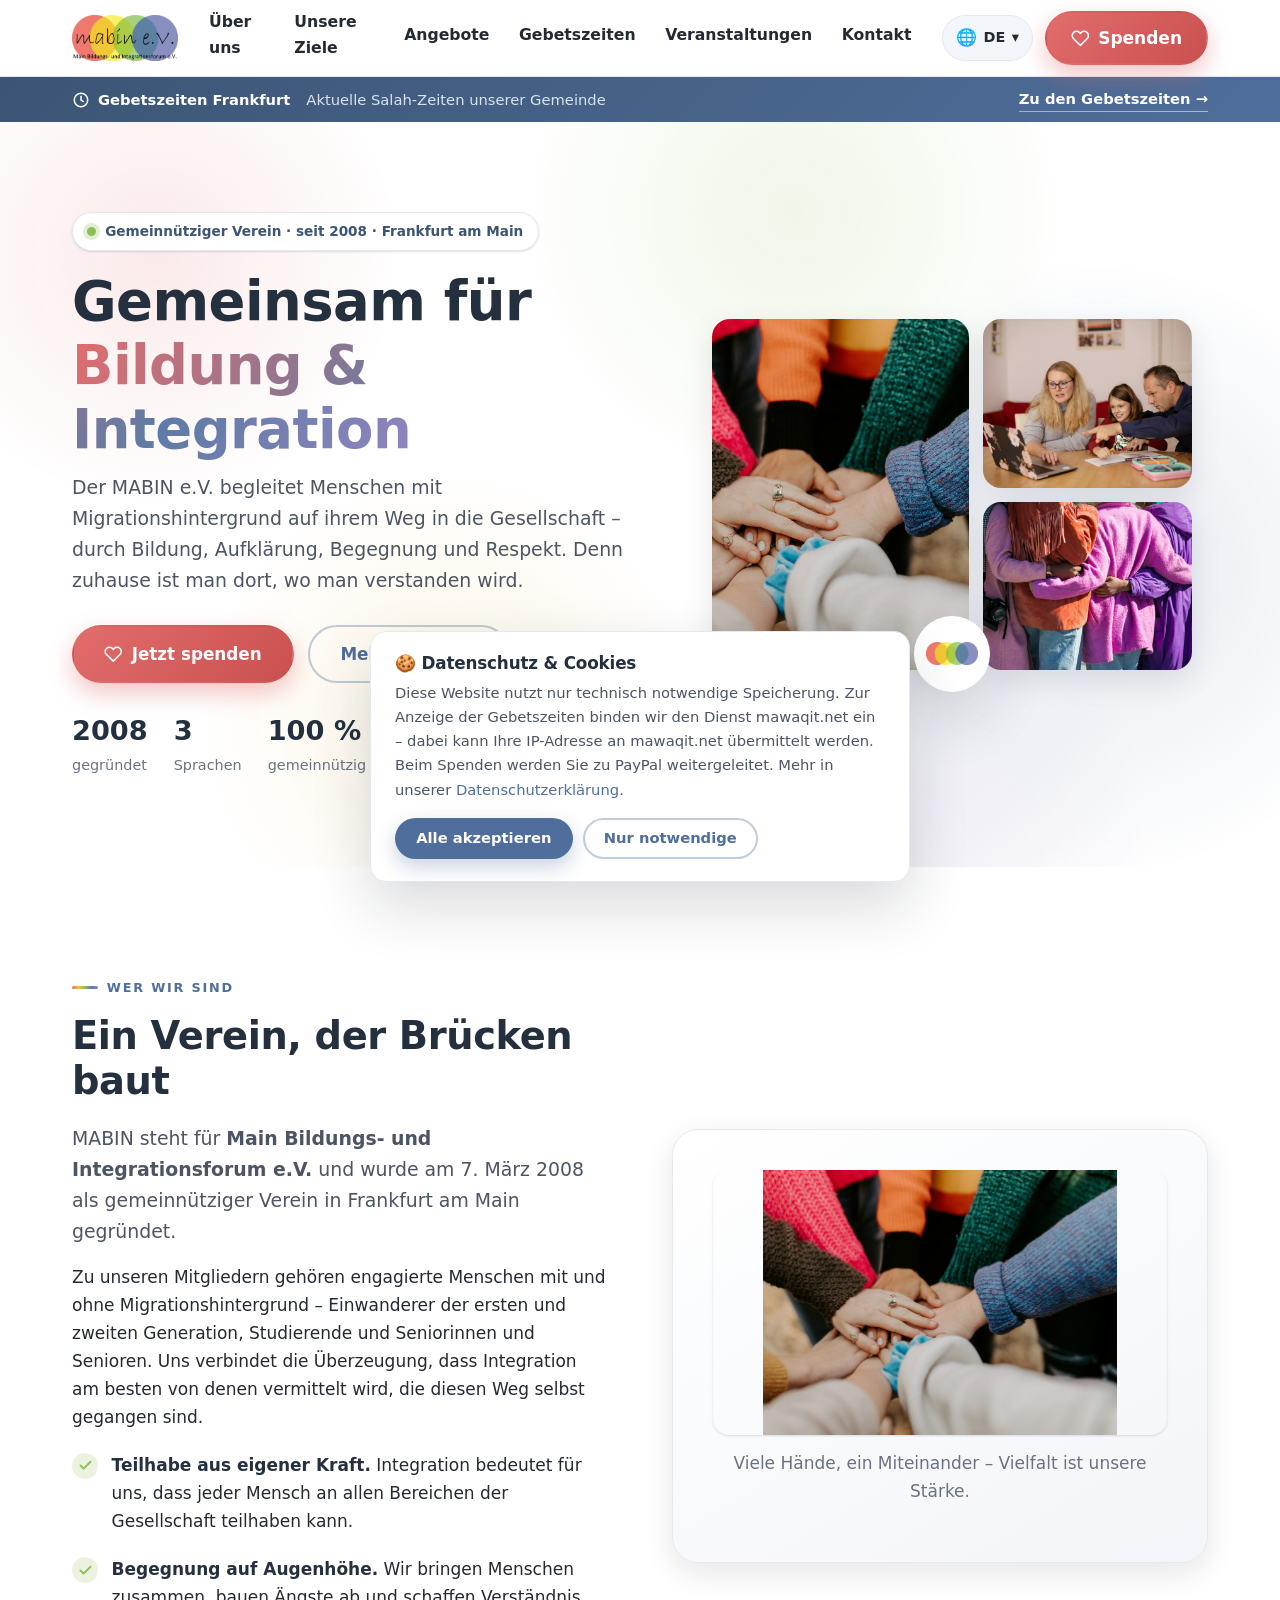
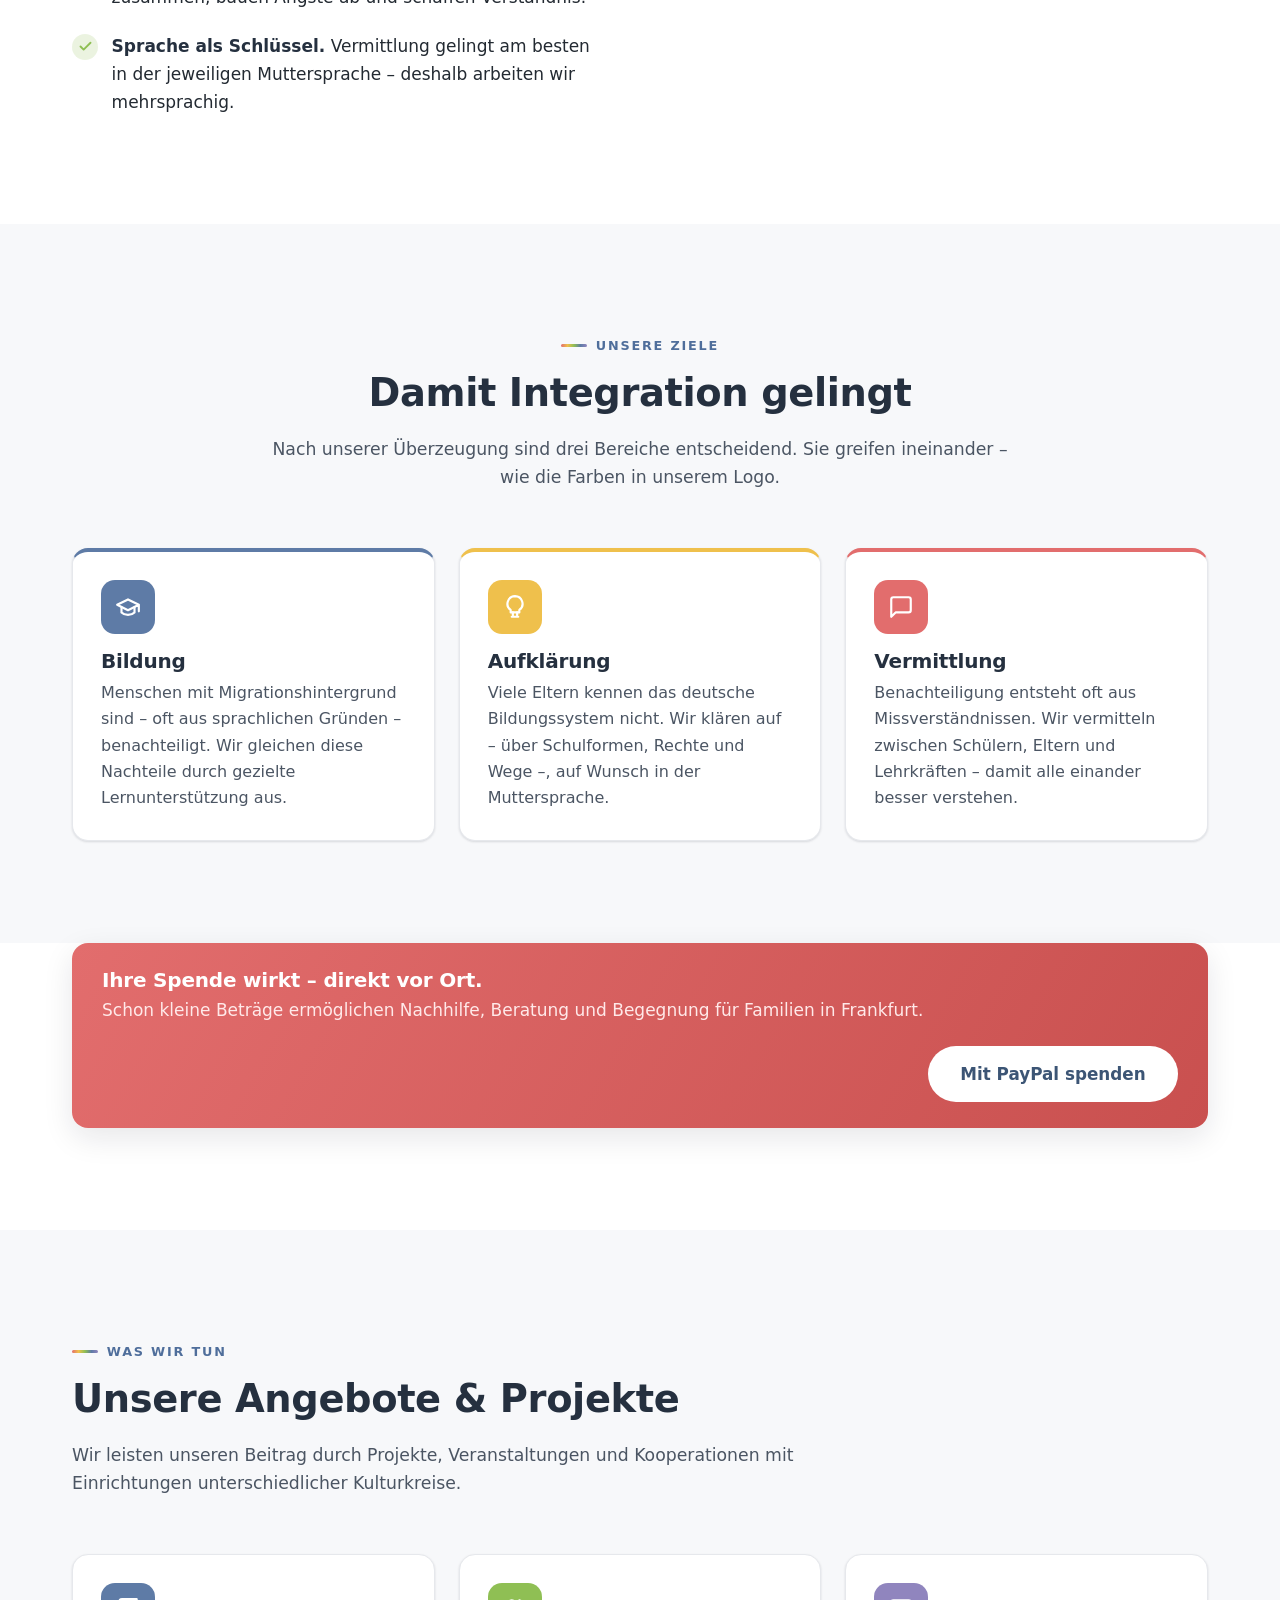
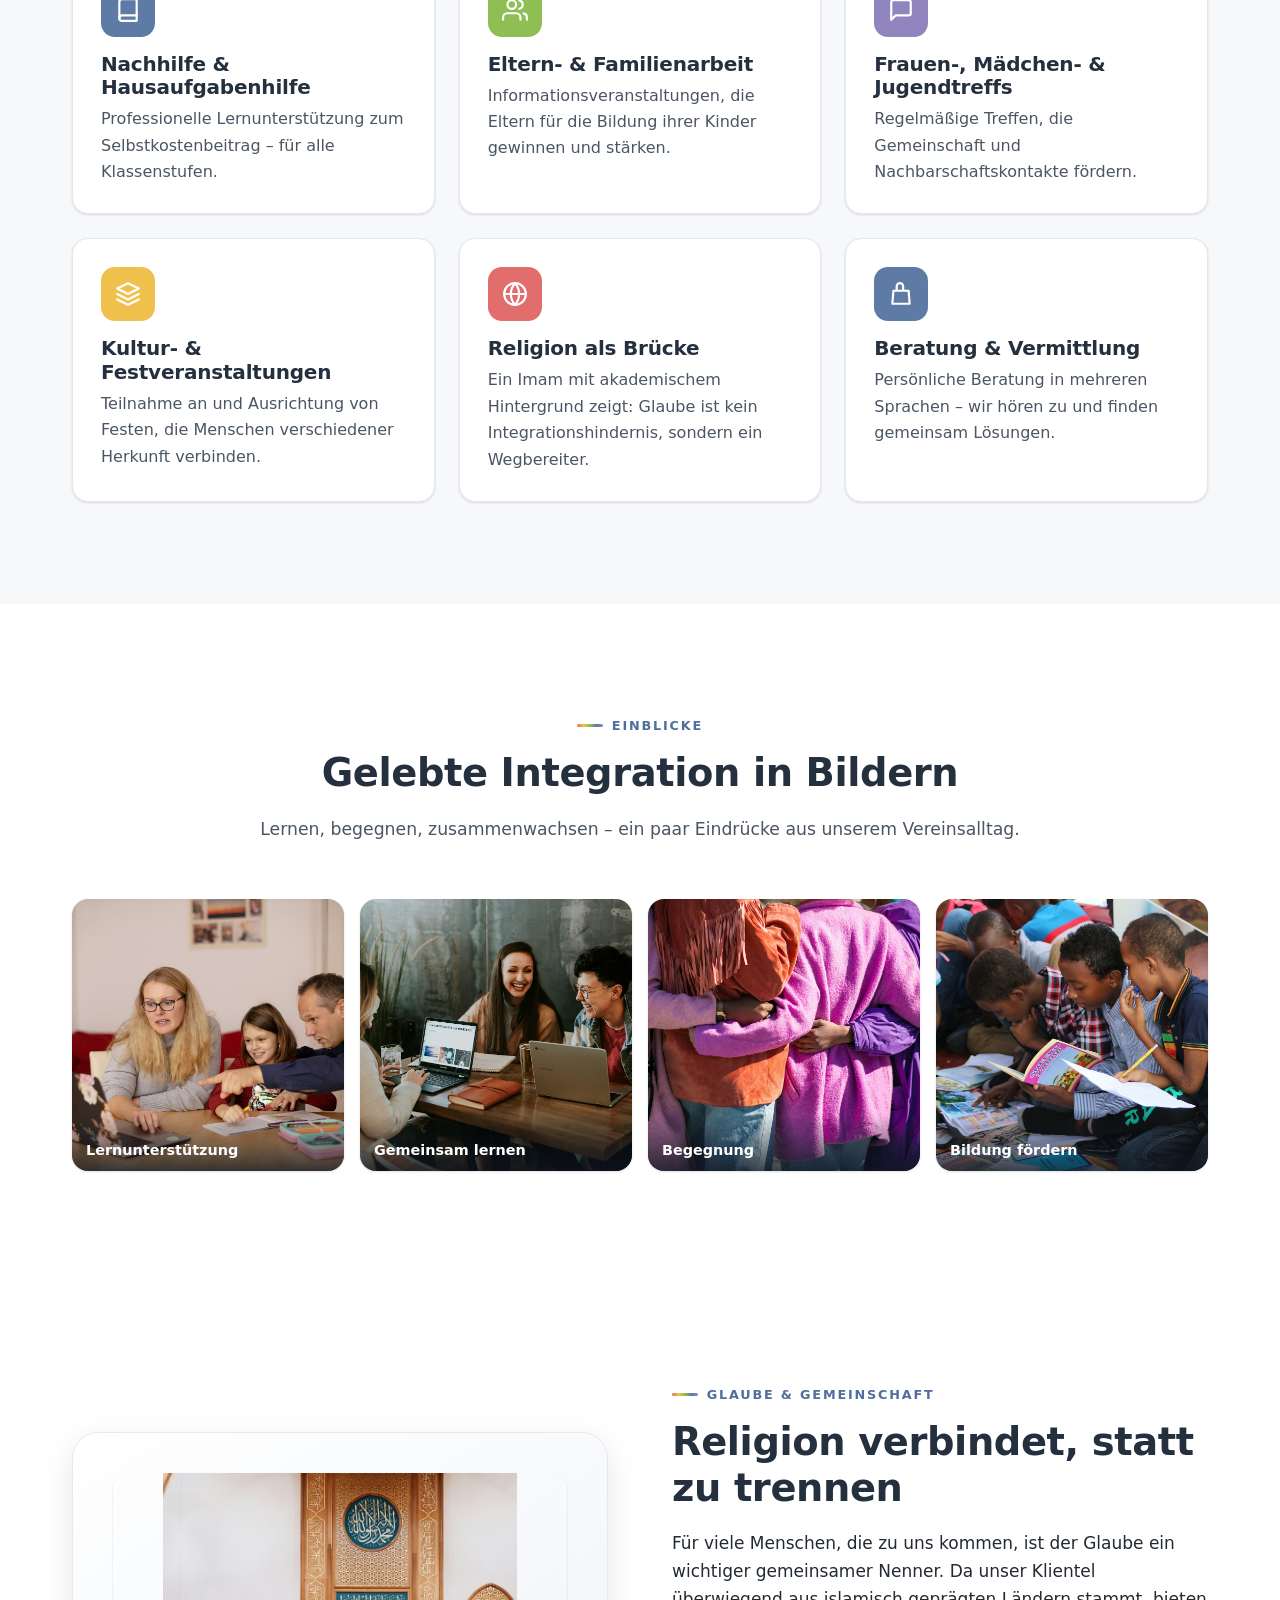
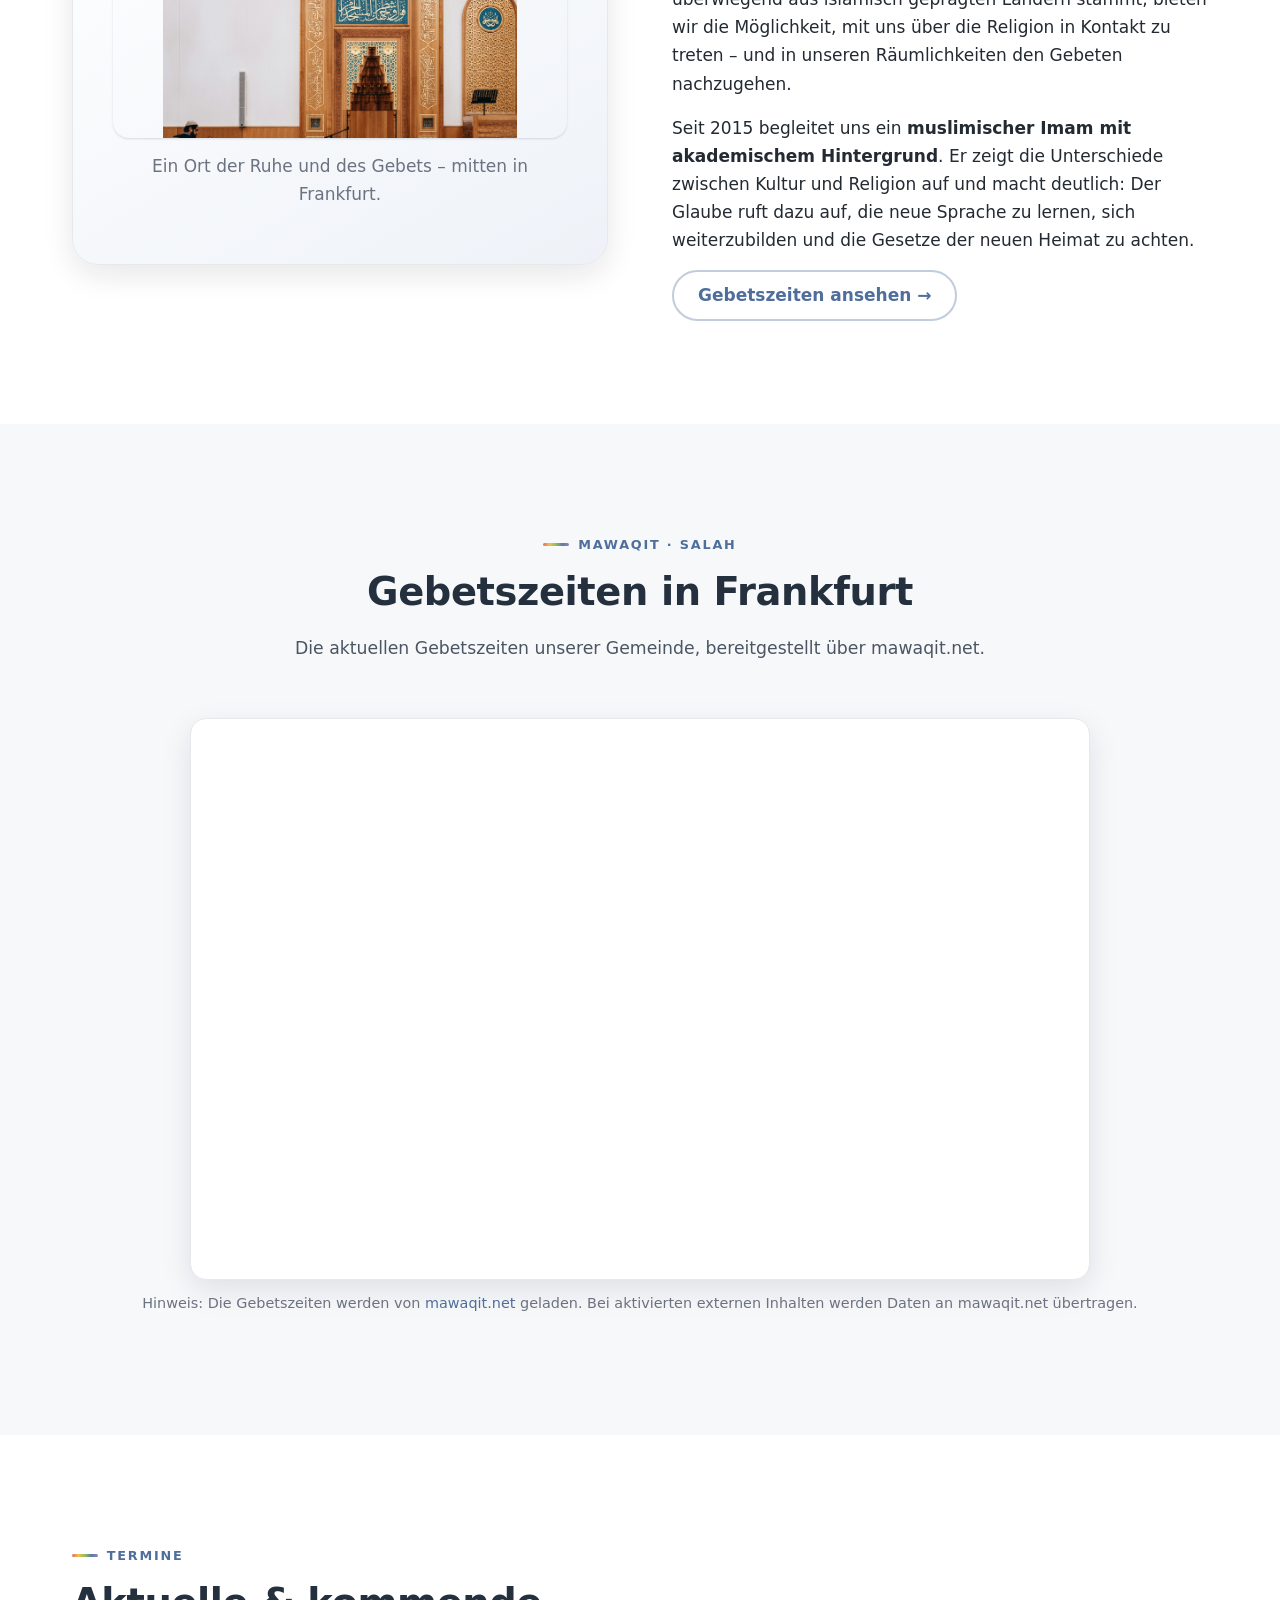
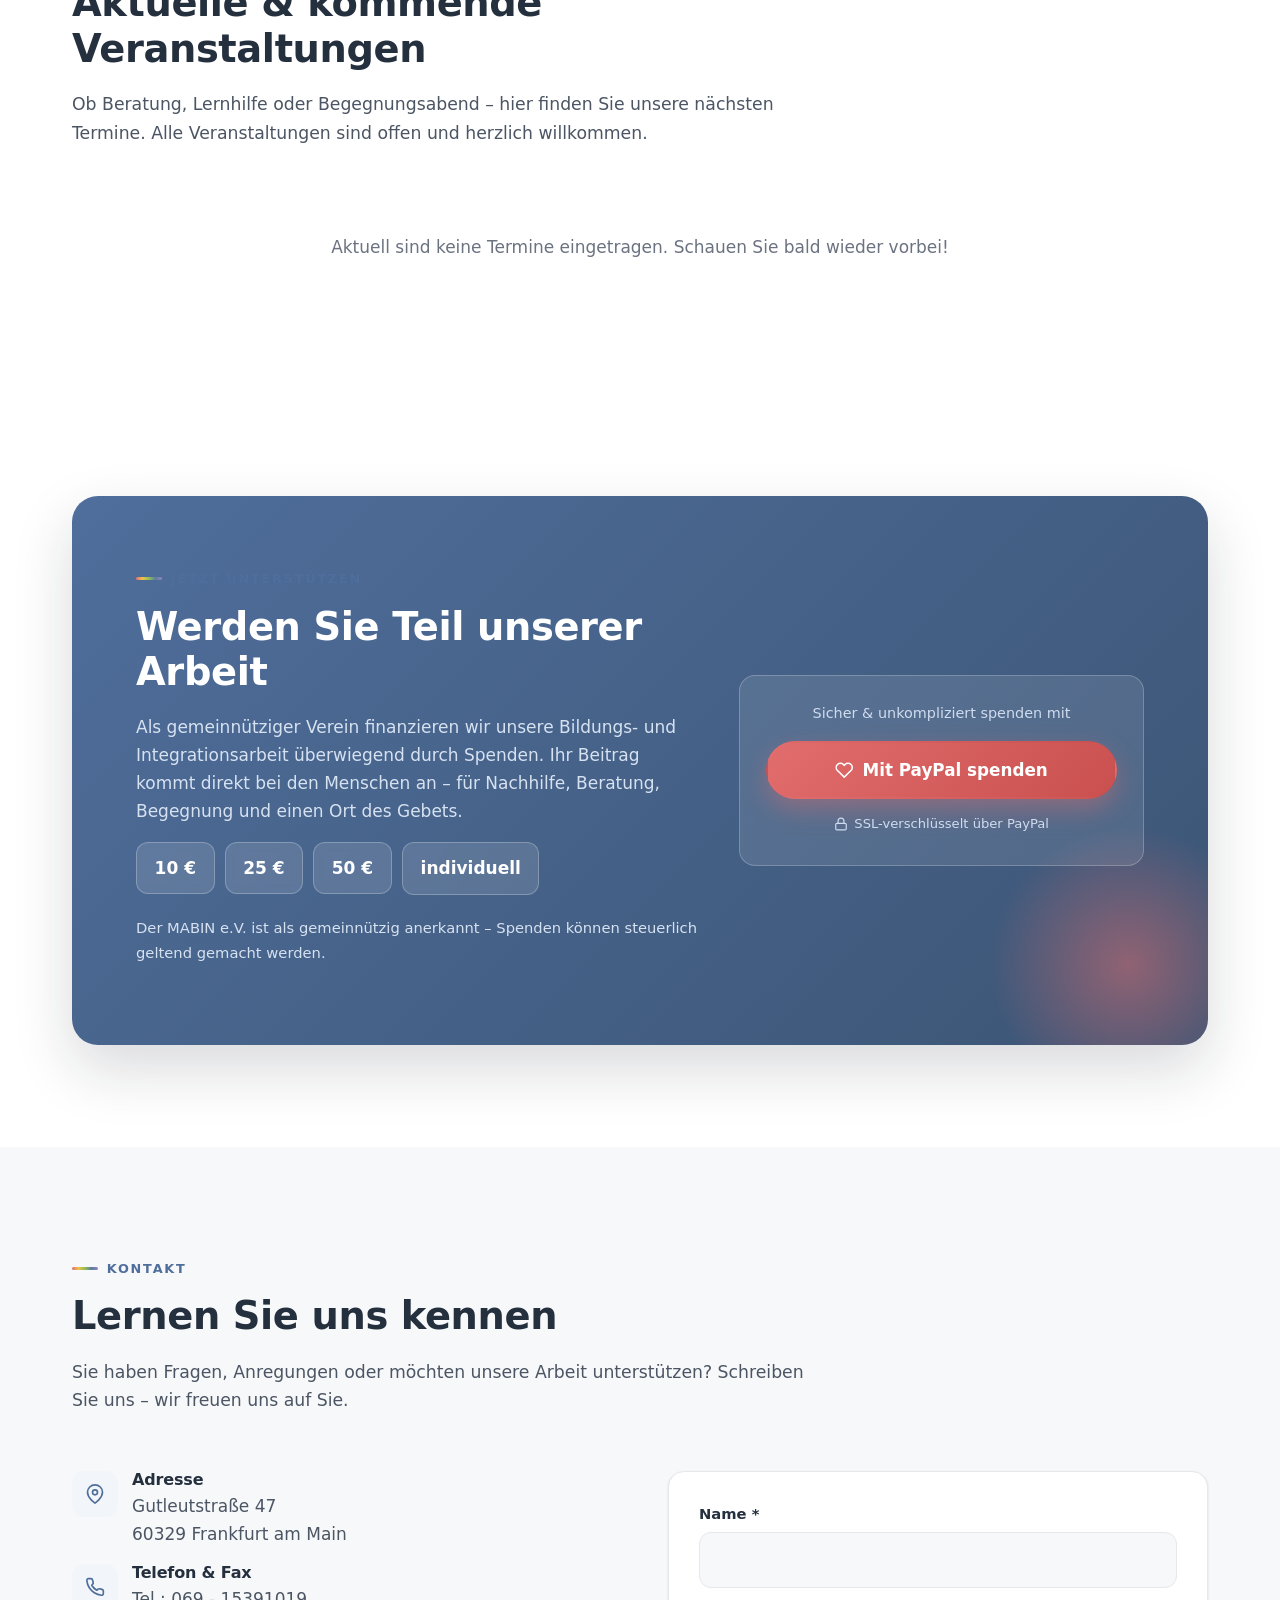
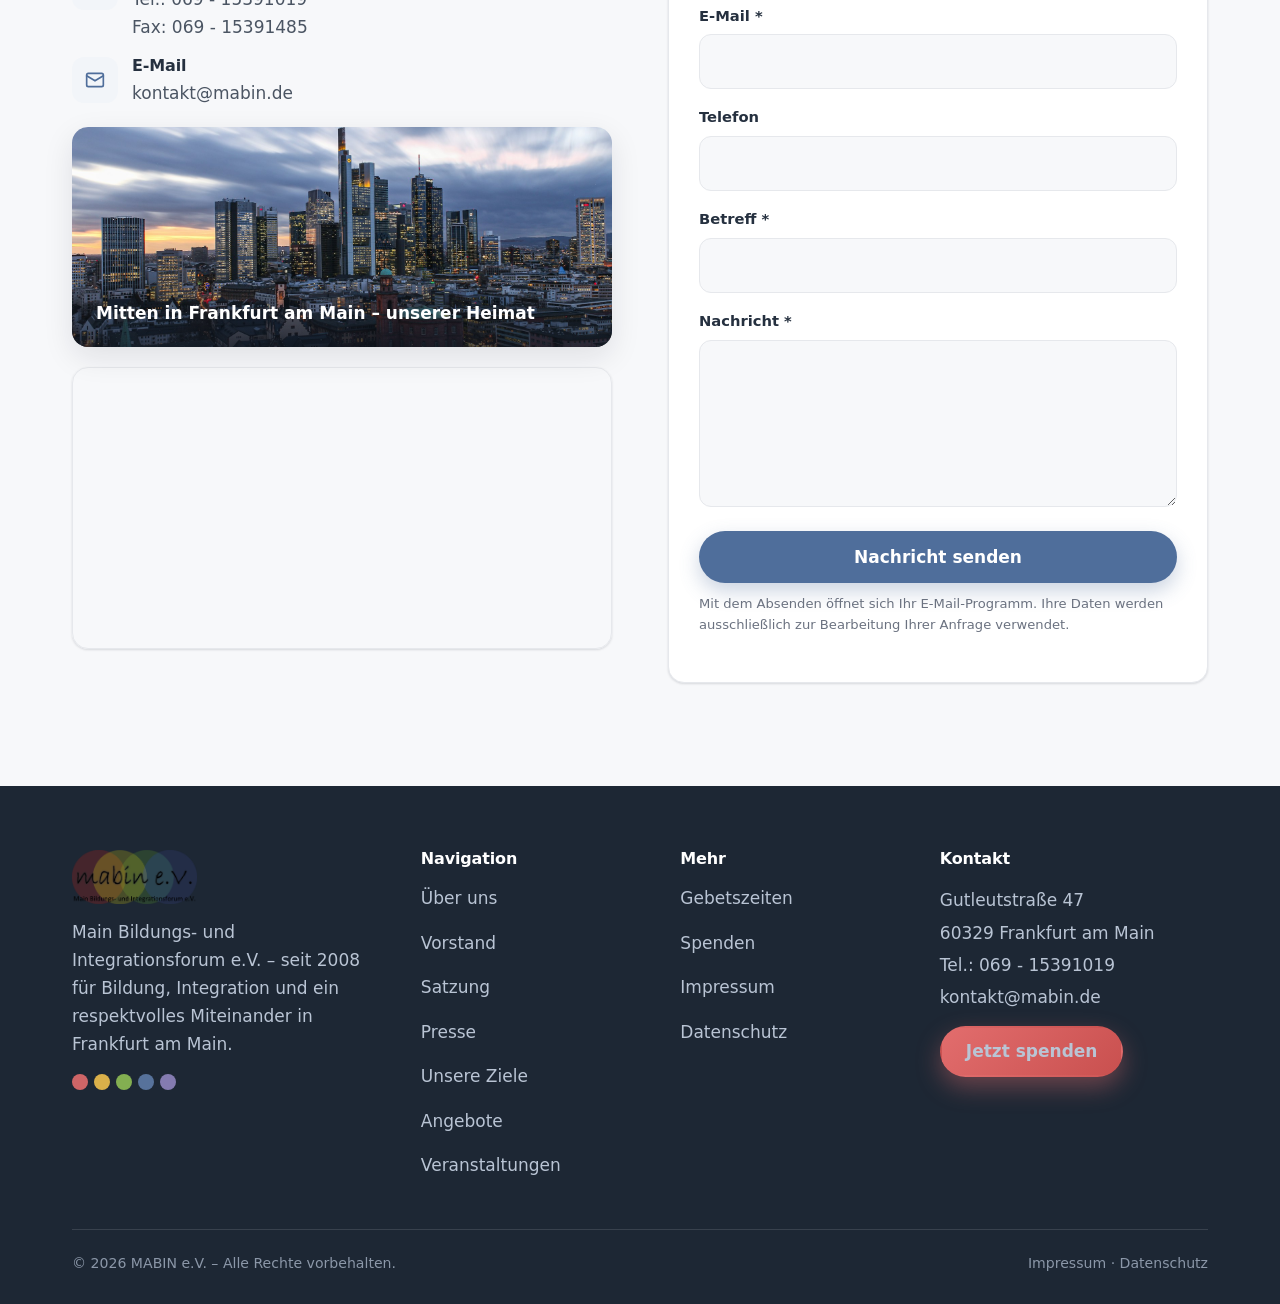
<file: index.html>
﻿<!DOCTYPE html>
<html lang="de">
<head>
  <meta charset="utf-8">
  <meta name="viewport" content="width=device-width, initial-scale=1">
  <title>MABIN e.V. – Bildung & Integration in Frankfurt am Main</title>
  <meta name="description" content="Der MABIN e.V. (Main Bildungs- und Integrationsforum) in Frankfurt fördert seit 2008 Bildung und Integration von Menschen mit Migrationshintergrund – durch Nachhilfe, Aufklärung, Begegnung und gelebten Glauben. Jetzt unterstützen!">
  <meta name="keywords" content="MABIN, Integration Frankfurt, Bildung Migranten, gemeinnütziger Verein Frankfurt, Nachhilfe, Integrationsforum, Spenden, Gebetszeiten Frankfurt">
  <meta name="author" content="MABIN e.V.">
  <meta name="robots" content="index, follow">
  <link rel="canonical" href="https://mabin.de/">

  <!-- hreflang: Sprachverknüpfung -->
  <link rel="alternate" hreflang="de" href="https://mabin.de/">
  <link rel="alternate" hreflang="en" href="https://mabin.de/en.html">
  <link rel="alternate" hreflang="bn" href="https://mabin.de/bn.html">
  <link rel="alternate" hreflang="x-default" href="https://mabin.de/">

  <!-- Open Graph / Social -->
  <meta property="og:type" content="website">
  <meta property="og:locale" content="de_DE">
  <meta property="og:site_name" content="MABIN e.V.">
  <meta property="og:title" content="MABIN e.V. – Bildung & Integration in Frankfurt am Main">
  <meta property="og:description" content="Seit 2008 fördern wir Bildung und Integration von Menschen mit Migrationshintergrund in Frankfurt. Unterstützen Sie unsere Arbeit.">
  <meta property="og:url" content="https://mabin.de/">
  <meta property="og:image" content="https://mabin.de/assets/img/logo.png">
  <meta name="twitter:card" content="summary_large_image">

  <meta name="theme-color" content="#4F6E9B">
  <link rel="icon" href="assets/img/favicon.ico" sizes="any">
  <link rel="icon" type="image/png" href="assets/img/favicon.png">
  <link rel="apple-touch-icon" href="assets/img/favicon.png">
  <link rel="stylesheet" href="assets/css/styles.css">

  <!-- Strukturierte Daten: gemeinnützige Organisation -->
  <script type="application/ld+json">
  {
    "@context": "https://schema.org",
    "@type": "NGO",
    "name": "MABIN e.V. – Main Bildungs- und Integrationsforum e.V.",
    "alternateName": "MABIN e.V.",
    "url": "https://mabin.de/",
    "logo": "https://mabin.de/assets/img/logo.png",
    "foundingDate": "2008-03-07",
    "description": "Gemeinnütziger Verein in Frankfurt am Main zur Förderung von Bildung und Integration von Menschen mit Migrationshintergrund.",
    "email": "kontakt@mabin.de",
    "telephone": "+49-69-15391019",
    "faxNumber": "+49-69-15391485",
    "address": {
      "@type": "PostalAddress",
      "streetAddress": "Gutleutstraße 47",
      "postalCode": "60329",
      "addressLocality": "Frankfurt am Main",
      "addressCountry": "DE"
    },
    "areaServed": "Frankfurt am Main",
    "knowsLanguage": ["de", "en", "bn"]
  }
  </script>
</head>
<body>
  <a class="skip-link" href="#main">Zum Inhalt springen</a>

  <!-- ===================== HEADER ===================== -->
  <header class="site-header">
    <div class="container">
      <nav class="nav" aria-label="Hauptnavigation">
        <a class="nav__brand" href="index.html" aria-label="MABIN e.V. Startseite">
          <img src="assets/img/logo.png" alt="MABIN e.V. – Main Bildungs- und Integrationsforum">
        </a>
        <ul class="nav__links">
          <li><a href="#ueber-uns">Über uns</a></li>
          <li><a href="#ziele">Unsere Ziele</a></li>
          <li><a href="#angebote">Angebote</a></li>
          <li><a href="#gebetszeiten">Gebetszeiten</a></li>
          <li><a href="#veranstaltungen">Veranstaltungen</a></li>
          <li><a href="#kontakt">Kontakt</a></li>
        </ul>
        <div class="nav__actions">
          <div class="lang-switch">
            <button class="lang-switch__btn" type="button" aria-haspopup="true" aria-expanded="false">
              <span class="lang-flag">🌐</span> DE <span aria-hidden="true">▾</span>
            </button>
            <ul class="lang-switch__menu" role="menu">
              <li><a href="index.html" aria-current="true" role="menuitem"><span class="lang-flag">🇩🇪</span> Deutsch</a></li>
              <li><a href="en.html" role="menuitem"><span class="lang-flag">🇬🇧</span> English</a></li>
              <li><a href="bn.html" role="menuitem"><span class="lang-flag">🇧🇩</span> বাংলা</a></li>
            </ul>
          </div>
          <a class="btn btn--donate js-donate" href="https://www.paypal.com/donate/?hosted_button_id=CHWETNBU39HEJ" target="_blank" rel="noopener">
            <svg viewBox="0 0 24 24" fill="none" stroke="currentColor" stroke-width="2" stroke-linecap="round" stroke-linejoin="round"><path d="M20.8 4.6a5.5 5.5 0 0 0-7.8 0L12 5.7l-1-1.1a5.5 5.5 0 0 0-7.8 7.8l1.1 1L12 21l7.7-7.6 1.1-1a5.5 5.5 0 0 0 0-7.8Z"/></svg>
            Spenden
          </a>
          <button class="nav__toggle" type="button" aria-label="Menü öffnen" aria-expanded="false"><span></span></button>
        </div>
      </nav>
    </div>
  </header>

  <!-- ===================== GEBETSZEITEN-LEISTE ===================== -->
  <div class="prayer-bar">
    <div class="container">
      <div class="prayer-bar__inner">
        <span class="prayer-bar__label">
          <svg viewBox="0 0 24 24" fill="none" stroke="currentColor" stroke-width="2" stroke-linecap="round"><circle cx="12" cy="12" r="9"/><path d="M12 7v5l3 2"/></svg>
          Gebetszeiten Frankfurt
        </span>
        <span style="opacity:.9">Aktuelle Salah-Zeiten unserer Gemeinde</span>
        <a class="prayer-bar__link js-mawaqit-link" href="#gebetszeiten">Zu den Gebetszeiten →</a>
      </div>
    </div>
  </div>

  <main id="main">

    <!-- ===================== HERO ===================== -->
    <section class="hero">
      <div class="container">
        <div class="hero__grid">
          <div class="hero__intro">
            <span class="hero__badge"><span class="dot"></span> Gemeinnütziger Verein · seit 2008 · Frankfurt am Main</span>
            <h1>Gemeinsam für <span class="accent">Bildung &amp; Integration</span></h1>
            <p class="hero__sub">Der MABIN e.V. begleitet Menschen mit Migrationshintergrund auf ihrem Weg in die Gesellschaft – durch Bildung, Aufklärung, Begegnung und Respekt. Denn zuhause ist man dort, wo man verstanden wird.</p>
            <div class="hero__cta">
              <a class="btn btn--donate btn--lg js-donate" href="https://www.paypal.com/donate/?hosted_button_id=CHWETNBU39HEJ" target="_blank" rel="noopener">
                <svg viewBox="0 0 24 24" fill="none" stroke="currentColor" stroke-width="2" stroke-linecap="round" stroke-linejoin="round"><path d="M20.8 4.6a5.5 5.5 0 0 0-7.8 0L12 5.7l-1-1.1a5.5 5.5 0 0 0-7.8 7.8l1.1 1L12 21l7.7-7.6 1.1-1a5.5 5.5 0 0 0 0-7.8Z"/></svg>
                Jetzt spenden
              </a>
              <a class="btn btn--ghost btn--lg" href="#ueber-uns">Mehr über uns</a>
            </div>
            <div class="hero__stats">
              <div class="hero__stat"><div class="num">2008</div><div class="lbl">gegründet</div></div>
              <div class="hero__stat"><div class="num">3</div><div class="lbl">Sprachen</div></div>
              <div class="hero__stat"><div class="num">100&nbsp;%</div><div class="lbl">gemeinnützig</div></div>
            </div>
          </div>
          <div class="hero__art">
            <div class="hero-collage reveal">
              <img class="hc1" src="assets/img/photos/community.jpg" alt="Menschen unterschiedlicher Herkunft legen ihre Hände zusammen" loading="eager">
              <img class="hc2" src="assets/img/photos/tutoring.jpg" alt="Erwachsene helfen einem Kind beim Lernen" loading="eager">
              <img class="hc3" src="assets/img/photos/togetherness.jpg" alt="Gruppe von Menschen hält zusammen" loading="eager">
              <span class="hero-collage__badge"><img src="assets/img/logo-circles.png" alt="MABIN e.V. Logo"></span>
            </div>
          </div>
        </div>
      </div>
    </section>

    <!-- ===================== ÜBER UNS ===================== -->
    <section class="section" id="ueber-uns">
      <div class="container">
        <div class="split">
          <div class="reveal">
            <span class="eyebrow">Wer wir sind</span>
            <h2>Ein Verein, der Brücken baut</h2>
            <p class="lead">MABIN steht für <strong>Main Bildungs- und Integrationsforum e.V.</strong> und wurde am 7. März 2008 als gemeinnütziger Verein in Frankfurt am Main gegründet.</p>
            <p>Zu unseren Mitgliedern gehören engagierte Menschen mit und ohne Migrationshintergrund – Einwanderer der ersten und zweiten Generation, Studierende und Seniorinnen und Senioren. Uns verbindet die Überzeugung, dass Integration am besten von denen vermittelt wird, die diesen Weg selbst gegangen sind.</p>
            <ul class="values">
              <li><span class="tick"><svg viewBox="0 0 24 24" fill="none" stroke="currentColor" stroke-width="3" stroke-linecap="round" stroke-linejoin="round"><path d="M20 6 9 17l-5-5"/></svg></span><span><b>Teilhabe aus eigener Kraft.</b> Integration bedeutet für uns, dass jeder Mensch an allen Bereichen der Gesellschaft teilhaben kann.</span></li>
              <li><span class="tick"><svg viewBox="0 0 24 24" fill="none" stroke="currentColor" stroke-width="3" stroke-linecap="round" stroke-linejoin="round"><path d="M20 6 9 17l-5-5"/></svg></span><span><b>Begegnung auf Augenhöhe.</b> Wir bringen Menschen zusammen, bauen Ängste ab und schaffen Verständnis.</span></li>
              <li><span class="tick"><svg viewBox="0 0 24 24" fill="none" stroke="currentColor" stroke-width="3" stroke-linecap="round" stroke-linejoin="round"><path d="M20 6 9 17l-5-5"/></svg></span><span><b>Sprache als Schlüssel.</b> Vermittlung gelingt am besten in der jeweiligen Muttersprache – deshalb arbeiten wir mehrsprachig.</span></li>
            </ul>
          </div>
          <div class="split__media reveal">
            <div class="media-photo"><img src="assets/img/photos/community.jpg" alt="Menschen unterschiedlicher Herkunft legen ihre Hände zusammen – Symbol für Gemeinschaft und Integration" loading="lazy"></div>
            <p class="caption" style="text-align:center;color:var(--muted);margin-top:14px">Viele Hände, ein Miteinander – Vielfalt ist unsere Stärke.</p>
          </div>
        </div>
      </div>
    </section>

    <!-- ===================== ZIELE ===================== -->
    <section class="section section--tint" id="ziele">
      <div class="container">
        <div class="section-head center reveal">
          <span class="eyebrow">Unsere Ziele</span>
          <h2>Damit Integration gelingt</h2>
          <p>Nach unserer Überzeugung sind drei Bereiche entscheidend. Sie greifen ineinander – wie die Farben in unserem Logo.</p>
        </div>
        <div class="grid grid--3">
          <article class="card ac-blue-top reveal">
            <div class="card__icon ac-blue"><svg viewBox="0 0 24 24" fill="none" stroke="currentColor" stroke-width="2" stroke-linecap="round" stroke-linejoin="round"><path d="M22 10v6M2 10l10-5 10 5-10 5z"/><path d="M6 12v5c3 3 9 3 12 0v-5"/></svg></div>
            <h3>Bildung</h3>
            <p>Menschen mit Migrationshintergrund sind – oft aus sprachlichen Gründen – benachteiligt. Wir gleichen diese Nachteile durch gezielte Lernunterstützung aus.</p>
          </article>
          <article class="card ac-amber-top reveal">
            <div class="card__icon ac-amber"><svg viewBox="0 0 24 24" fill="none" stroke="currentColor" stroke-width="2" stroke-linecap="round" stroke-linejoin="round"><path d="M12 2a7 7 0 0 0-4 12.7V17h8v-2.3A7 7 0 0 0 12 2Z"/><path d="M9 21h6M10 17v4M14 17v4"/></svg></div>
            <h3>Aufklärung</h3>
            <p>Viele Eltern kennen das deutsche Bildungssystem nicht. Wir klären auf – über Schulformen, Rechte und Wege –, auf Wunsch in der Muttersprache.</p>
          </article>
          <article class="card ac-coral-top reveal">
            <div class="card__icon ac-coral"><svg viewBox="0 0 24 24" fill="none" stroke="currentColor" stroke-width="2" stroke-linecap="round" stroke-linejoin="round"><path d="M21 15a2 2 0 0 1-2 2H7l-4 4V5a2 2 0 0 1 2-2h14a2 2 0 0 1 2 2z"/></svg></div>
            <h3>Vermittlung</h3>
            <p>Benachteiligung entsteht oft aus Missverständnissen. Wir vermitteln zwischen Schülern, Eltern und Lehrkräften – damit alle einander besser verstehen.</p>
          </article>
        </div>
      </div>
    </section>

    <!-- ===================== SPENDEN-STRIP (CTA) ===================== -->
    <section class="section" style="padding-top:0">
      <div class="container">
        <div class="donate-strip reveal">
          <div>
            <h3>Ihre Spende wirkt – direkt vor Ort.</h3>
            <p>Schon kleine Beträge ermöglichen Nachhilfe, Beratung und Begegnung für Familien in Frankfurt.</p>
          </div>
          <a class="btn btn--light btn--lg js-donate" href="https://www.paypal.com/donate/?hosted_button_id=CHWETNBU39HEJ" target="_blank" rel="noopener">Mit PayPal spenden</a>
        </div>
      </div>
    </section>

    <!-- ===================== ANGEBOTE ===================== -->
    <section class="section section--tint" id="angebote">
      <div class="container">
        <div class="section-head reveal">
          <span class="eyebrow">Was wir tun</span>
          <h2>Unsere Angebote &amp; Projekte</h2>
          <p>Wir leisten unseren Beitrag durch Projekte, Veranstaltungen und Kooperationen mit Einrichtungen unterschiedlicher Kulturkreise.</p>
        </div>
        <div class="grid grid--3">
          <article class="card reveal"><div class="card__icon ac-blue"><svg viewBox="0 0 24 24" fill="none" stroke="currentColor" stroke-width="2" stroke-linecap="round" stroke-linejoin="round"><path d="M4 19.5A2.5 2.5 0 0 1 6.5 17H20"/><path d="M6.5 2H20v20H6.5A2.5 2.5 0 0 1 4 19.5v-15A2.5 2.5 0 0 1 6.5 2Z"/></svg></div><h3>Nachhilfe &amp; Hausaufgabenhilfe</h3><p>Professionelle Lernunterstützung zum Selbstkostenbeitrag – für alle Klassenstufen.</p></article>
          <article class="card reveal"><div class="card__icon ac-green"><svg viewBox="0 0 24 24" fill="none" stroke="currentColor" stroke-width="2" stroke-linecap="round" stroke-linejoin="round"><path d="M17 21v-2a4 4 0 0 0-4-4H5a4 4 0 0 0-4 4v2"/><circle cx="9" cy="7" r="4"/><path d="M23 21v-2a4 4 0 0 0-3-3.9M16 3.1a4 4 0 0 1 0 7.8"/></svg></div><h3>Eltern- &amp; Familienarbeit</h3><p>Informationsveranstaltungen, die Eltern für die Bildung ihrer Kinder gewinnen und stärken.</p></article>
          <article class="card reveal"><div class="card__icon ac-purple"><svg viewBox="0 0 24 24" fill="none" stroke="currentColor" stroke-width="2" stroke-linecap="round" stroke-linejoin="round"><path d="M21 15a2 2 0 0 1-2 2H7l-4 4V5a2 2 0 0 1 2-2h14a2 2 0 0 1 2 2z"/></svg></div><h3>Frauen-, Mädchen- &amp; Jugendtreffs</h3><p>Regelmäßige Treffen, die Gemeinschaft und Nachbarschaftskontakte fördern.</p></article>
          <article class="card reveal"><div class="card__icon ac-amber"><svg viewBox="0 0 24 24" fill="none" stroke="currentColor" stroke-width="2" stroke-linecap="round" stroke-linejoin="round"><path d="M12 2 2 7l10 5 10-5-10-5Z"/><path d="m2 17 10 5 10-5M2 12l10 5 10-5"/></svg></div><h3>Kultur- &amp; Festveranstaltungen</h3><p>Teilnahme an und Ausrichtung von Festen, die Menschen verschiedener Herkunft verbinden.</p></article>
          <article class="card reveal"><div class="card__icon ac-coral"><svg viewBox="0 0 24 24" fill="none" stroke="currentColor" stroke-width="2" stroke-linecap="round" stroke-linejoin="round"><circle cx="12" cy="12" r="10"/><path d="M2 12h20M12 2a15 15 0 0 1 0 20 15 15 0 0 1 0-20Z"/></svg></div><h3>Religion als Brücke</h3><p>Ein Imam mit akademischem Hintergrund zeigt: Glaube ist kein Integrationshindernis, sondern ein Wegbereiter.</p></article>
          <article class="card reveal"><div class="card__icon ac-blue"><svg viewBox="0 0 24 24" fill="none" stroke="currentColor" stroke-width="2" stroke-linecap="round" stroke-linejoin="round"><path d="M14 9V5a3 3 0 0 0-6 0v4M5 9h14l1 12H4L5 9Z"/></svg></div><h3>Beratung &amp; Vermittlung</h3><p>Persönliche Beratung in mehreren Sprachen – wir hören zu und finden gemeinsam Lösungen.</p></article>
        </div>
      </div>
    </section>

    <!-- ===================== IMPRESSIONEN ===================== -->
    <section class="section" id="impressionen">
      <div class="container">
        <div class="section-head center reveal">
          <span class="eyebrow">Einblicke</span>
          <h2>Gelebte Integration in Bildern</h2>
          <p>Lernen, begegnen, zusammenwachsen – ein paar Eindrücke aus unserem Vereinsalltag.</p>
        </div>
        <div class="gallery-grid reveal">
          <figure><img src="assets/img/photos/tutoring.jpg" alt="Erwachsene unterstützen ein Kind beim Lernen am Tisch" loading="lazy"><figcaption>Lernunterstützung</figcaption></figure>
          <figure><img src="assets/img/photos/learning.jpg" alt="Menschen lernen und arbeiten gemeinsam an einem Tisch" loading="lazy"><figcaption>Gemeinsam lernen</figcaption></figure>
          <figure><img src="assets/img/photos/togetherness.jpg" alt="Gruppe von Menschen hält zusammen" loading="lazy"><figcaption>Begegnung</figcaption></figure>
          <figure><img src="assets/img/photos/reading.jpg" alt="Kind liest konzentriert in einem Buch" loading="lazy"><figcaption>Bildung fördern</figcaption></figure>
        </div>
      </div>
    </section>

    <!-- ===================== RELIGION / IMAM ===================== -->
    <section class="section" id="religion">
      <div class="container">
        <div class="split">
          <div class="split__media reveal" style="background:linear-gradient(150deg,#fff,#eef2f8)">
            <div class="media-photo"><img src="assets/img/photos/mosque.jpg" alt="Lichtdurchflutete Gebetsnische (Mihrab) in einer modernen Moschee" loading="lazy"></div>
            <p class="caption" style="text-align:center;color:var(--muted);margin-top:14px">Ein Ort der Ruhe und des Gebets – mitten in Frankfurt.</p>
          </div>
          <div class="reveal">
            <span class="eyebrow">Glaube &amp; Gemeinschaft</span>
            <h2>Religion verbindet, statt zu trennen</h2>
            <p>Für viele Menschen, die zu uns kommen, ist der Glaube ein wichtiger gemeinsamer Nenner. Da unser Klientel überwiegend aus islamisch geprägten Ländern stammt, bieten wir die Möglichkeit, mit uns über die Religion in Kontakt zu treten – und in unseren Räumlichkeiten den Gebeten nachzugehen.</p>
            <p>Seit 2015 begleitet uns ein <strong>muslimischer Imam mit akademischem Hintergrund</strong>. Er zeigt die Unterschiede zwischen Kultur und Religion auf und macht deutlich: Der Glaube ruft dazu auf, die neue Sprache zu lernen, sich weiterzubilden und die Gesetze der neuen Heimat zu achten.</p>
            <a class="btn btn--ghost js-mawaqit-link" href="#gebetszeiten">Gebetszeiten ansehen →</a>
          </div>
        </div>
      </div>
    </section>

    <!-- ===================== GEBETSZEITEN ===================== -->
    <section class="section section--tint" id="gebetszeiten">
      <div class="container">
        <div class="section-head center reveal">
          <span class="eyebrow">Mawaqit · Salah</span>
          <h2>Gebetszeiten in Frankfurt</h2>
          <p>Die aktuellen Gebetszeiten unserer Gemeinde, bereitgestellt über mawaqit.net.</p>
        </div>
        <div class="prayer-embed reveal" style="max-width:900px;margin:0 auto">
          <iframe id="mawaqit-frame" src="https://mawaqit.net/de/w/mabin-e-v-frankfurt-am-main-60329-germany" title="Gebetszeiten MABIN e.V. (Mawaqit)" loading="lazy" allowfullscreen></iframe>
        </div>
        <p class="prayer-note">Hinweis: Die Gebetszeiten werden von <a class="js-mawaqit-link" href="https://mawaqit.net/">mawaqit.net</a> geladen. Bei aktivierten externen Inhalten werden Daten an mawaqit.net übertragen.</p>
      </div>
    </section>

    <!-- ===================== VERANSTALTUNGEN ===================== -->
    <section class="section" id="veranstaltungen">
      <div class="container">
        <div class="section-head reveal">
          <span class="eyebrow">Termine</span>
          <h2>Aktuelle &amp; kommende Veranstaltungen</h2>
          <p>Ob Beratung, Lernhilfe oder Begegnungsabend – hier finden Sie unsere nächsten Termine. Alle Veranstaltungen sind offen und herzlich willkommen.</p>
        </div>
        <div class="event-list" id="event-list" aria-live="polite"></div>
      </div>
    </section>

    <!-- ===================== SPENDEN (HAUPT-CTA) ===================== -->
    <section class="section" id="spenden">
      <div class="container">
        <div class="donate-card reveal">
          <div class="donate-card__grid">
            <div>
              <span class="eyebrow">Jetzt unterstützen</span>
              <h2>Werden Sie Teil unserer Arbeit</h2>
              <p>Als gemeinnütziger Verein finanzieren wir unsere Bildungs- und Integrationsarbeit überwiegend durch Spenden. Ihr Beitrag kommt direkt bei den Menschen an – für Nachhilfe, Beratung, Begegnung und einen Ort des Gebets.</p>
              <div class="donate-amounts">
                <span class="amt">10 €</span><span class="amt">25 €</span><span class="amt">50 €</span><span class="amt">individuell</span>
              </div>
              <p style="font-size:.92rem">Der MABIN e.V. ist als gemeinnützig anerkannt – Spenden können steuerlich geltend gemacht werden.</p>
            </div>
            <div class="donate-box">
              <p class="tagline">Sicher &amp; unkompliziert spenden mit</p>
              <a class="btn btn--donate btn--lg btn--block js-donate" href="https://www.paypal.com/donate/?hosted_button_id=CHWETNBU39HEJ" target="_blank" rel="noopener">
                <svg viewBox="0 0 24 24" fill="none" stroke="currentColor" stroke-width="2" stroke-linecap="round" stroke-linejoin="round"><path d="M20.8 4.6a5.5 5.5 0 0 0-7.8 0L12 5.7l-1-1.1a5.5 5.5 0 0 0-7.8 7.8l1.1 1L12 21l7.7-7.6 1.1-1a5.5 5.5 0 0 0 0-7.8Z"/></svg>
                Mit PayPal spenden
              </a>
              <span class="donate-secure"><svg viewBox="0 0 24 24" fill="none" stroke="currentColor" stroke-width="2" stroke-linecap="round" stroke-linejoin="round"><rect x="3" y="11" width="18" height="11" rx="2"/><path d="M7 11V7a5 5 0 0 1 10 0v4"/></svg> SSL-verschlüsselt über PayPal</span>
            </div>
          </div>
        </div>
      </div>
    </section>

    <!-- ===================== KONTAKT ===================== -->
    <section class="section section--tint" id="kontakt">
      <div class="container">
        <div class="section-head reveal">
          <span class="eyebrow">Kontakt</span>
          <h2>Lernen Sie uns kennen</h2>
          <p>Sie haben Fragen, Anregungen oder möchten unsere Arbeit unterstützen? Schreiben Sie uns – wir freuen uns auf Sie.</p>
        </div>
        <div class="contact-grid">
          <div class="reveal">
            <div class="contact-info">
              <div class="contact-item"><span class="ico"><svg viewBox="0 0 24 24" fill="none" stroke="currentColor" stroke-width="2" stroke-linecap="round" stroke-linejoin="round"><path d="M21 10c0 7-9 13-9 13s-9-6-9-13a9 9 0 0 1 18 0Z"/><circle cx="12" cy="10" r="3"/></svg></span><div><h4>Adresse</h4><p>Gutleutstraße 47<br>60329 Frankfurt am Main</p></div></div>
              <div class="contact-item"><span class="ico"><svg viewBox="0 0 24 24" fill="none" stroke="currentColor" stroke-width="2" stroke-linecap="round" stroke-linejoin="round"><path d="M22 16.9v3a2 2 0 0 1-2.2 2 19.8 19.8 0 0 1-8.6-3 19.5 19.5 0 0 1-6-6 19.8 19.8 0 0 1-3-8.6A2 2 0 0 1 4.1 2h3a2 2 0 0 1 2 1.7c.1.9.4 1.8.7 2.7a2 2 0 0 1-.5 2.1L8.1 9.9a16 16 0 0 0 6 6l1.4-1.2a2 2 0 0 1 2.1-.5c.9.3 1.8.6 2.7.7a2 2 0 0 1 1.7 2Z"/></svg></span><div><h4>Telefon &amp; Fax</h4><p>Tel.: <a href="tel:+496915391019">069 - 15391019</a><br>Fax: 069 - 15391485</p></div></div>
              <div class="contact-item"><span class="ico"><svg viewBox="0 0 24 24" fill="none" stroke="currentColor" stroke-width="2" stroke-linecap="round" stroke-linejoin="round"><rect x="2" y="4" width="20" height="16" rx="2"/><path d="m22 7-10 6L2 7"/></svg></span><div><h4>E-Mail</h4><p><a href="mailto:kontakt@mabin.de">kontakt@mabin.de</a></p></div></div>
            </div>
            <div class="photo-banner" style="margin-top:20px">
              <img src="assets/img/photos/frankfurt.jpg" alt="Skyline von Frankfurt am Main in der Abenddämmerung" loading="lazy">
              <div class="photo-banner__cap">Mitten in Frankfurt am Main – unserer Heimat</div>
            </div>
            <div class="map-embed" style="margin-top:20px">
              <iframe title="Karte: Gutleutstraße 47, Frankfurt" loading="lazy" src="https://www.openstreetmap.org/export/embed.html?bbox=8.652%2C50.103%2C8.672%2C50.111&layer=mapnik&marker=50.1073%2C8.662"></iframe>
            </div>
          </div>
          <div class="reveal">
            <form class="form-card" action="mailto:kontakt@mabin.de" method="post" enctype="text/plain">
              <div class="form-field"><label for="name">Name *</label><input id="name" name="Name" type="text" required></div>
              <div class="form-field"><label for="email">E-Mail *</label><input id="email" name="E-Mail" type="email" required></div>
              <div class="form-field"><label for="phone">Telefon</label><input id="phone" name="Telefon" type="tel"></div>
              <div class="form-field"><label for="subject">Betreff *</label><input id="subject" name="Betreff" type="text" required></div>
              <div class="form-field"><label for="message">Nachricht *</label><textarea id="message" name="Nachricht" rows="5" required></textarea></div>
              <button class="btn btn--primary btn--block" type="submit">Nachricht senden</button>
              <p class="form-hint">Mit dem Absenden öffnet sich Ihr E-Mail-Programm. Ihre Daten werden ausschließlich zur Bearbeitung Ihrer Anfrage verwendet.</p>
            </form>
          </div>
        </div>
      </div>
    </section>

  </main>

  <!-- ===================== FOOTER ===================== -->
  <footer class="site-footer">
    <div class="container">
      <div class="footer-grid">
        <div>
          <img class="flogo" src="assets/img/logo-light.png" alt="MABIN e.V.">
          <p>Main Bildungs- und Integrationsforum e.V. – seit 2008 für Bildung, Integration und ein respektvolles Miteinander in Frankfurt am Main.</p>
          <div class="footer-circles" aria-hidden="true">
            <span style="background:#E26D6D"></span><span style="background:#EFC04C"></span><span style="background:#8FBF54"></span><span style="background:#5E7BA6"></span><span style="background:#9085BE"></span>
          </div>
        </div>
        <div>
          <h4>Navigation</h4>
          <ul class="footer-links">
            <li><a href="#ueber-uns">Über uns</a></li>
            <li><a href="vorstand.html">Vorstand</a></li>
            <li><a href="satzung.html">Satzung</a></li>
            <li><a href="presse.html">Presse</a></li>
            <li><a href="#ziele">Unsere Ziele</a></li>
            <li><a href="#angebote">Angebote</a></li>
            <li><a href="#veranstaltungen">Veranstaltungen</a></li>
          </ul>
        </div>
        <div>
          <h4>Mehr</h4>
          <ul class="footer-links">
            <li><a href="#gebetszeiten">Gebetszeiten</a></li>
            <li><a class="js-donate" href="https://www.paypal.com/donate/?hosted_button_id=CHWETNBU39HEJ" target="_blank" rel="noopener">Spenden</a></li>
            <li><a href="impressum.html">Impressum</a></li>
            <li><a href="datenschutz.html">Datenschutz</a></li>
          </ul>
        </div>
        <div>
          <h4>Kontakt</h4>
          <address class="footer-contact">
            Gutleutstraße 47<br>60329 Frankfurt am Main<br>
            Tel.: <a href="tel:+496915391019">069 - 15391019</a><br>
            <a href="mailto:kontakt@mabin.de">kontakt@mabin.de</a>
          </address>
          <a class="btn btn--donate js-donate" href="https://www.paypal.com/donate/?hosted_button_id=CHWETNBU39HEJ" target="_blank" rel="noopener" style="margin-top:12px">Jetzt spenden</a>
        </div>
      </div>
      <div class="footer-bottom">
        <span>© <span class="js-year">2026</span> MABIN e.V. – Alle Rechte vorbehalten.</span>
        <span><a href="impressum.html">Impressum</a> · <a href="datenschutz.html">Datenschutz</a></span>
      </div>
    </div>
  </footer>

  <!-- ===================== COOKIE-HINWEIS ===================== -->
  <div class="cookie" id="cookie-banner" role="dialog" aria-live="polite" aria-label="Cookie-Hinweis">
    <h4>🍪 Datenschutz &amp; Cookies</h4>
    <p>Diese Website nutzt nur technisch notwendige Speicherung. Zur Anzeige der Gebetszeiten binden wir den Dienst mawaqit.net ein – dabei kann Ihre IP-Adresse an mawaqit.net übermittelt werden. Beim Spenden werden Sie zu PayPal weitergeleitet. Mehr in unserer <a href="datenschutz.html">Datenschutzerklärung</a>.</p>
    <div class="cookie__actions">
      <button class="btn btn--primary js-cookie-accept" type="button">Alle akzeptieren</button>
      <button class="btn btn--ghost js-cookie-decline" type="button">Nur notwendige</button>
    </div>
  </div>

  <!-- Sticky-Spendenbutton (mobil) -->
  <div class="donate-fab">
    <a class="btn btn--donate js-donate" href="https://www.paypal.com/donate/?hosted_button_id=CHWETNBU39HEJ" target="_blank" rel="noopener" aria-label="Jetzt spenden">
      <svg viewBox="0 0 24 24" fill="none" stroke="currentColor" stroke-width="2" stroke-linecap="round" stroke-linejoin="round"><path d="M20.8 4.6a5.5 5.5 0 0 0-7.8 0L12 5.7l-1-1.1a5.5 5.5 0 0 0-7.8 7.8l1.1 1L12 21l7.7-7.6 1.1-1a5.5 5.5 0 0 0 0-7.8Z"/></svg>
      Spenden
    </a>
  </div>

  <script src="assets/js/events.js"></script>
  <script src="assets/js/main.js"></script>
</body>
</html>
</file>
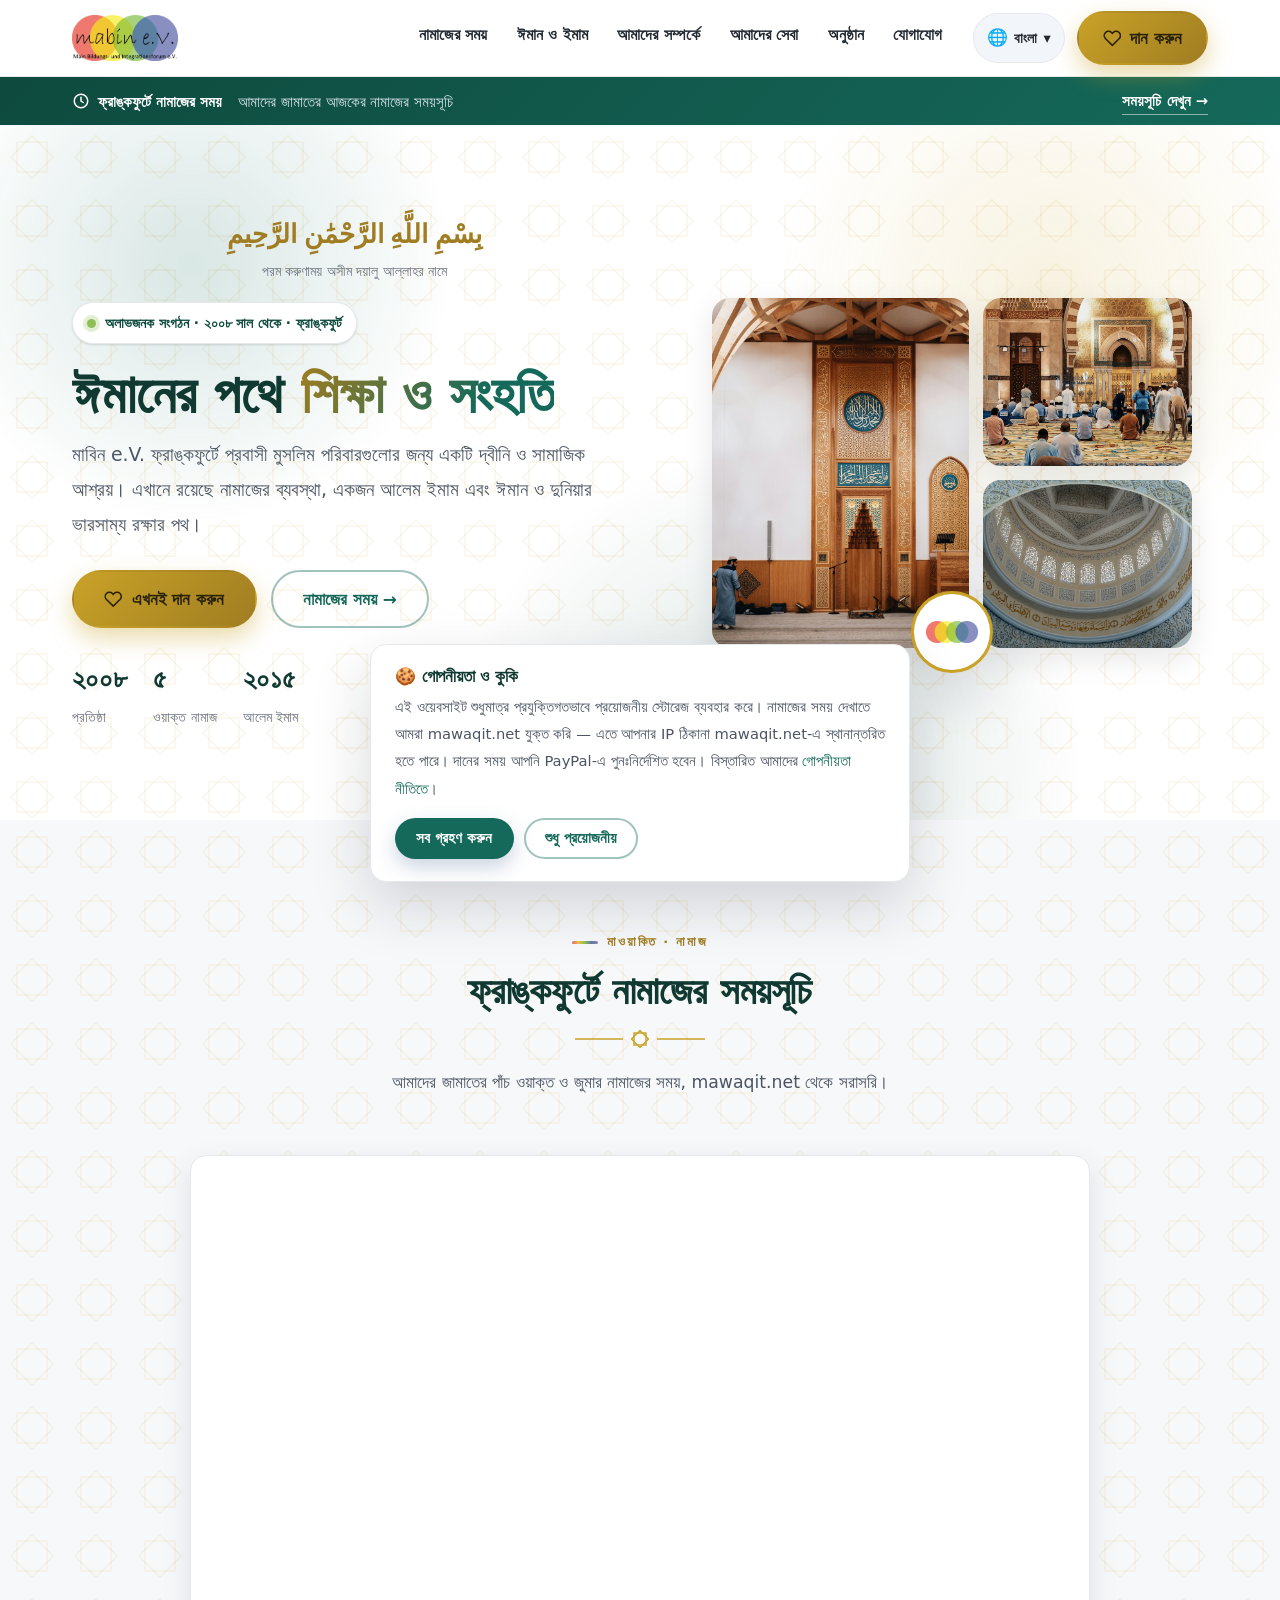
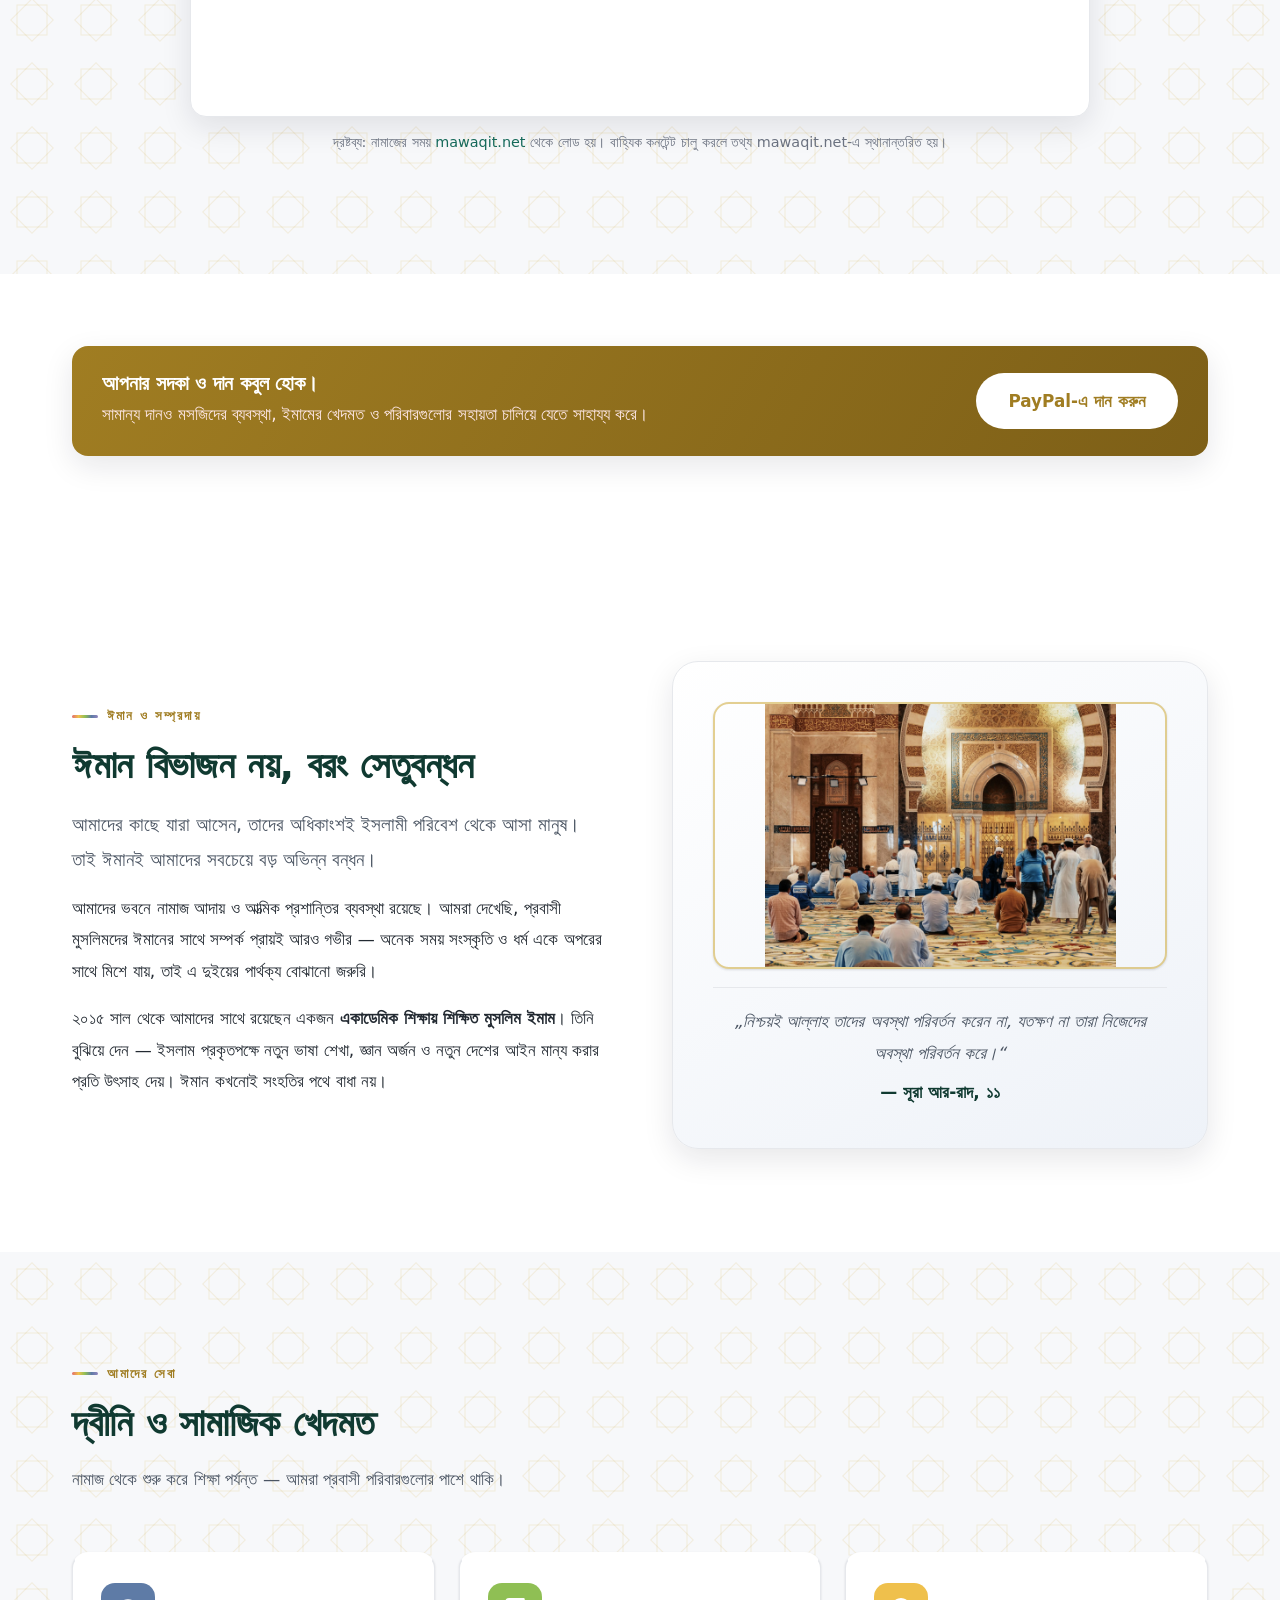
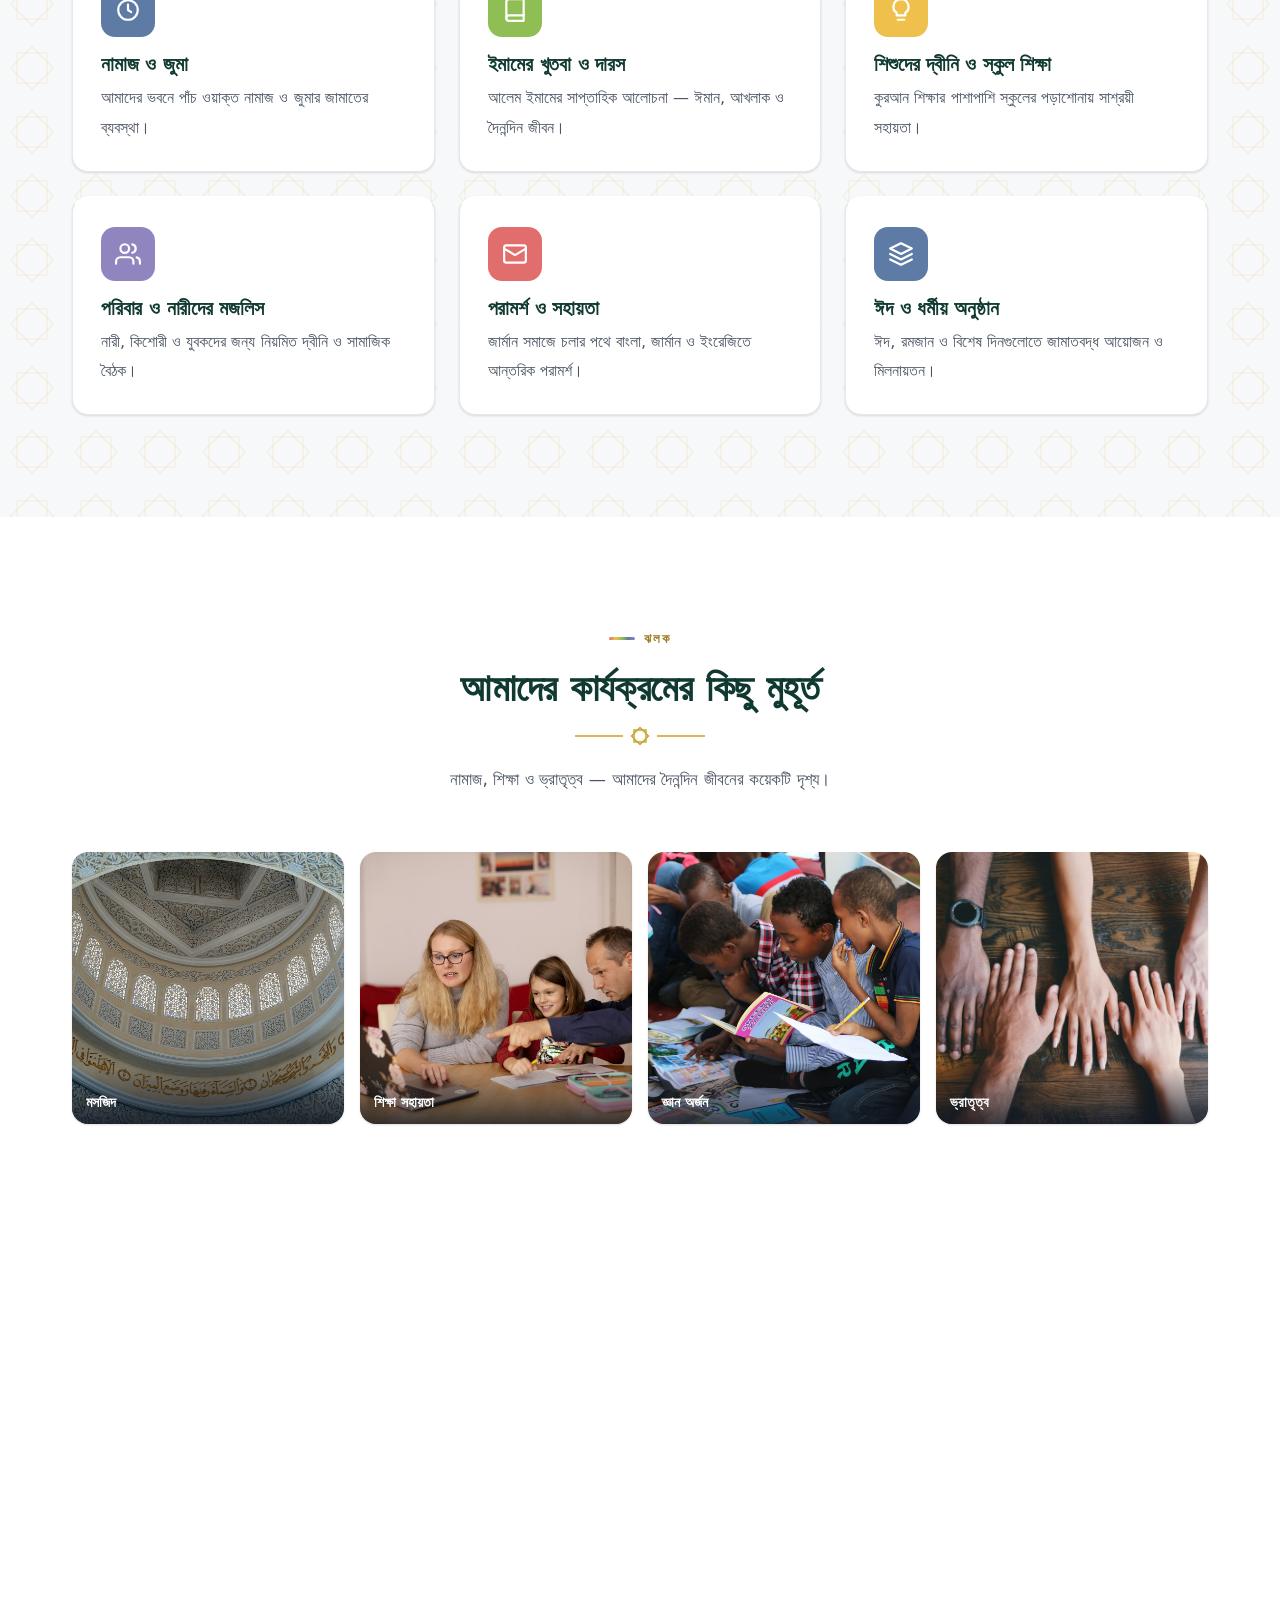
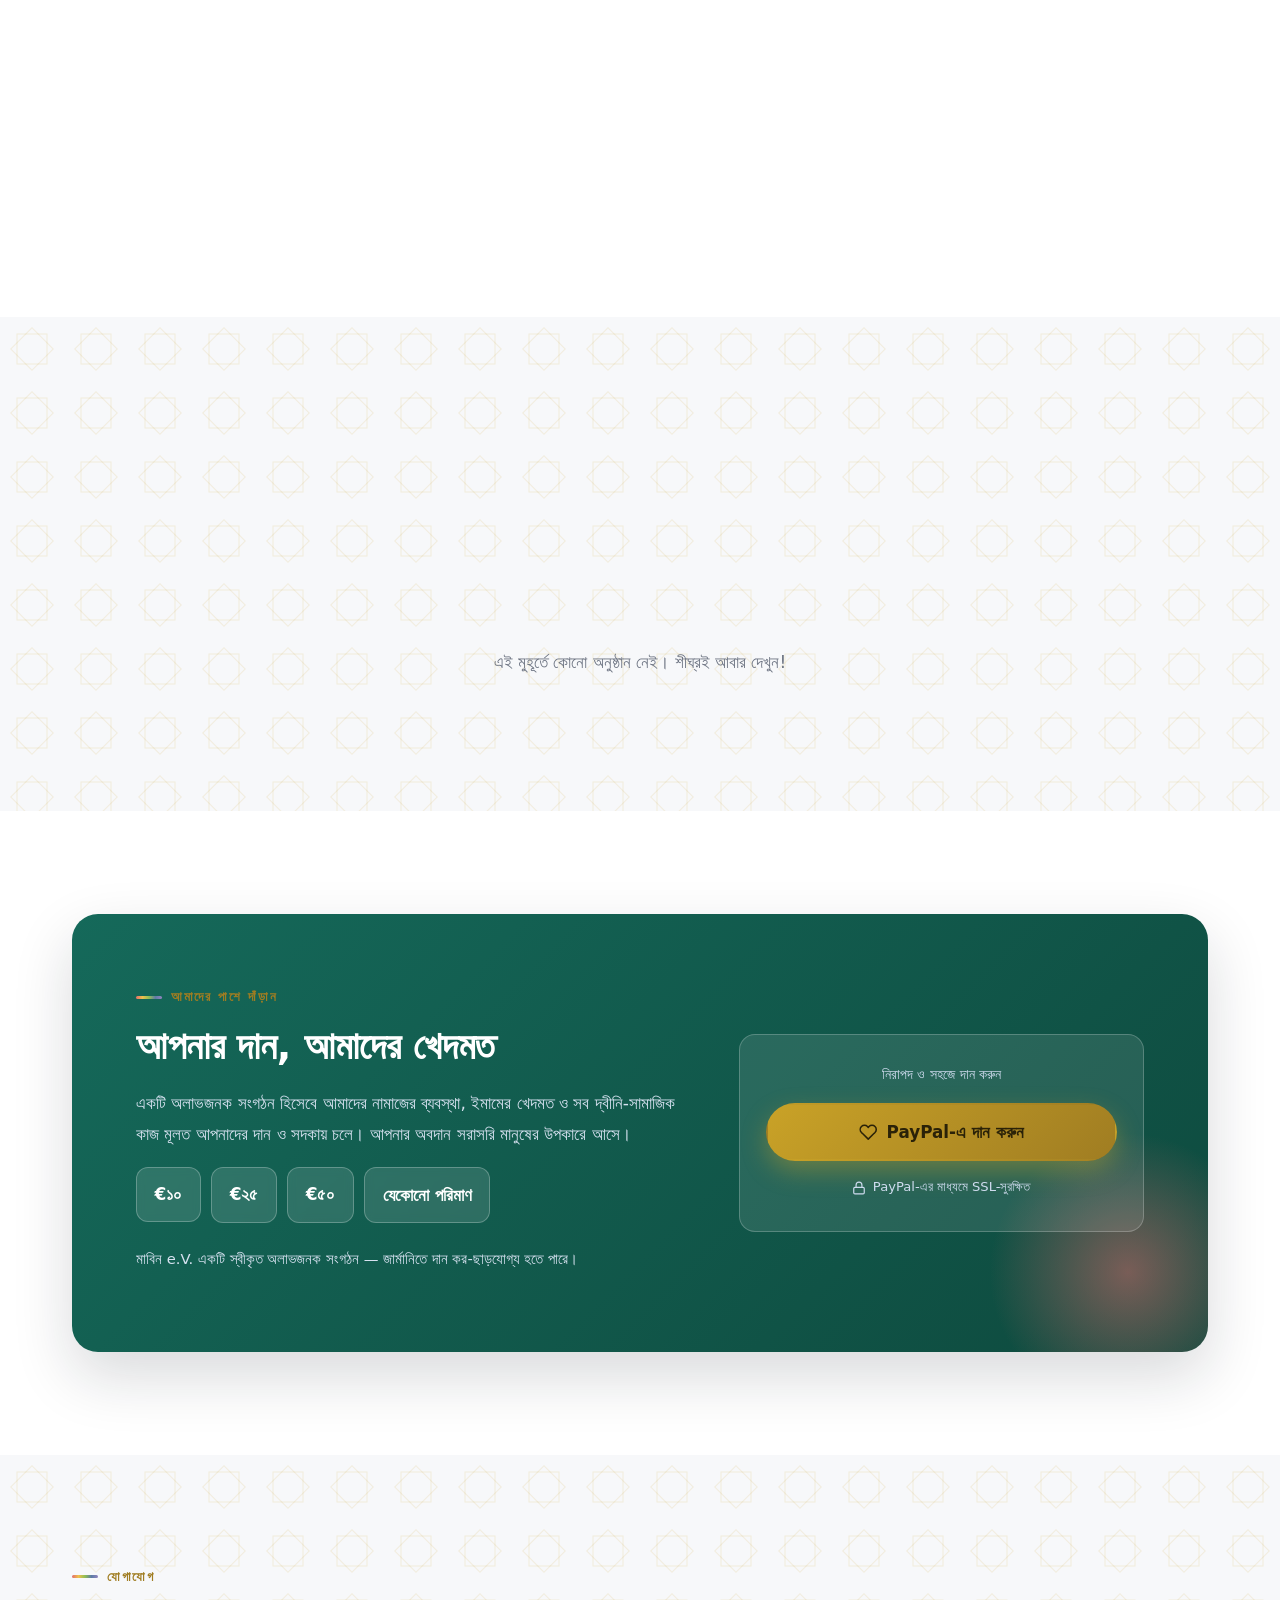
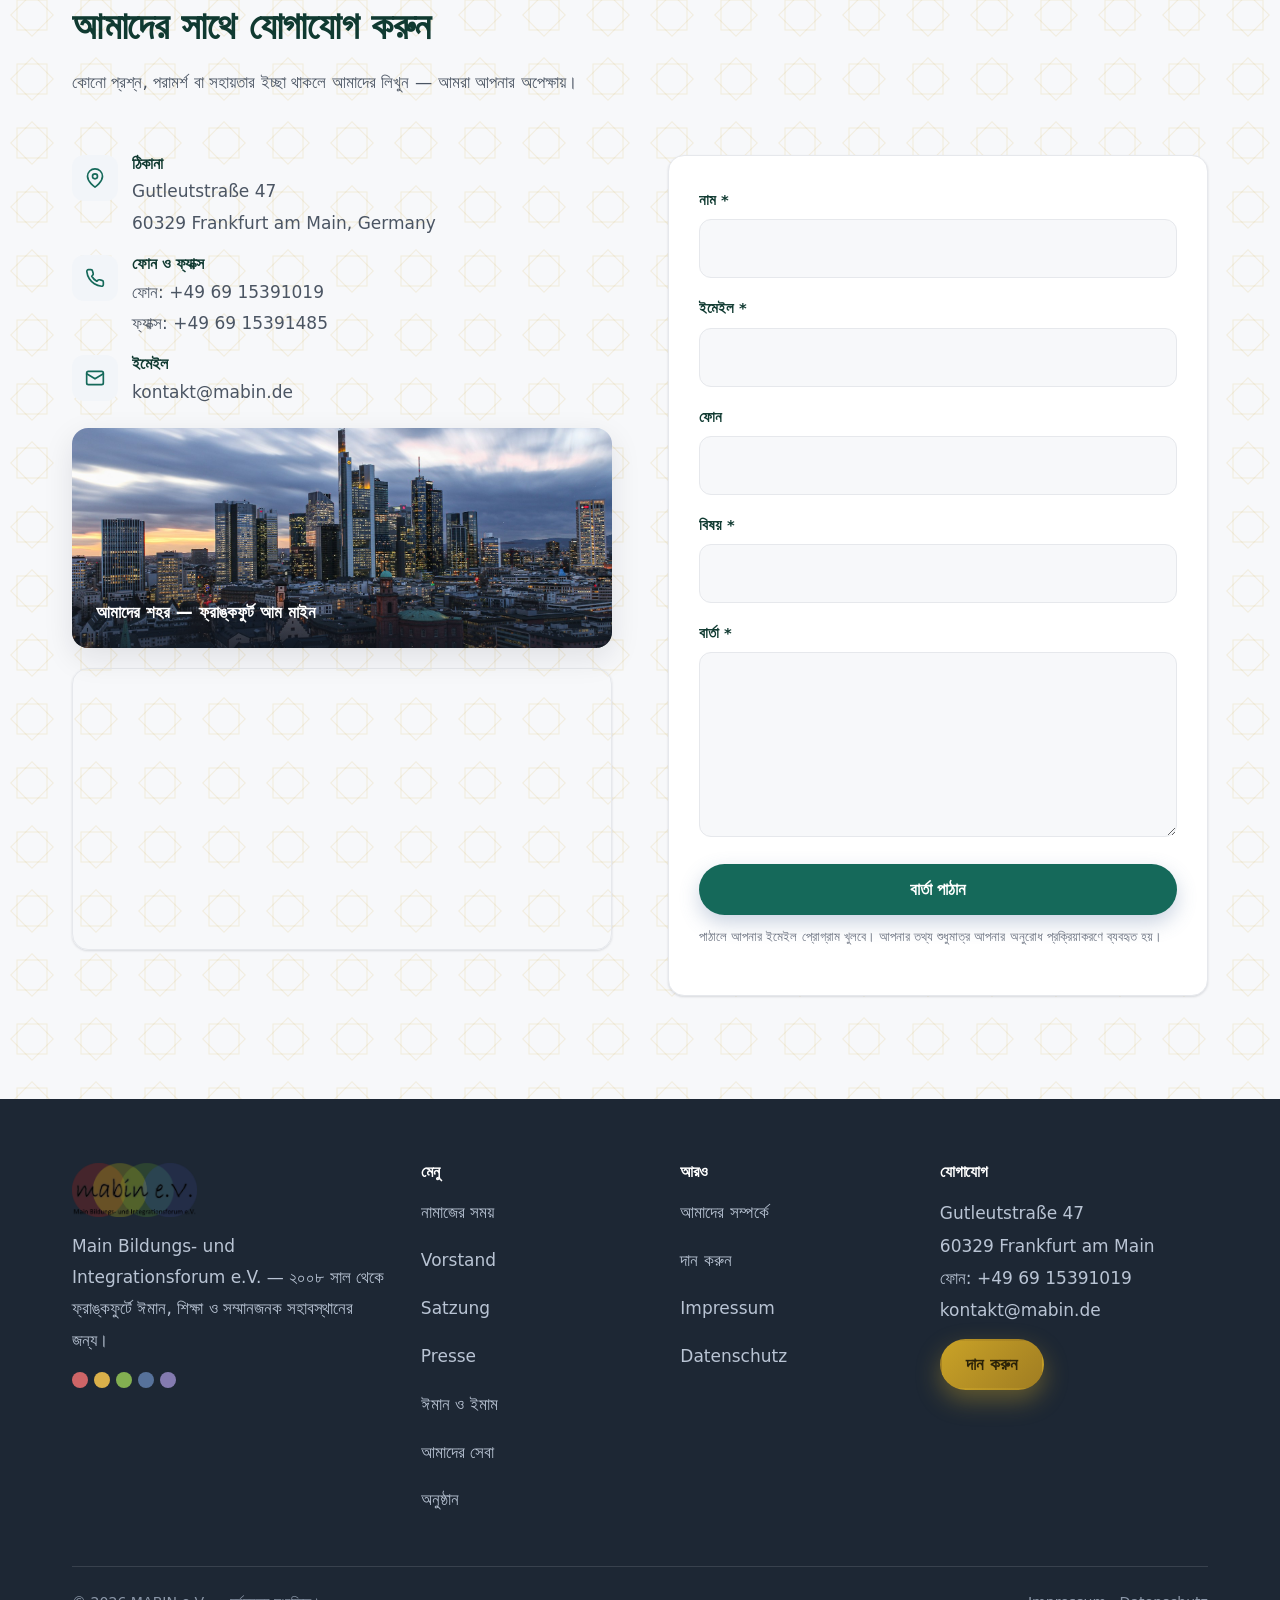
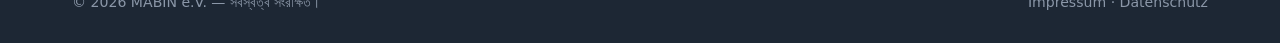
<file: bn.html>
﻿<!DOCTYPE html>
<html lang="bn">
<head>
  <meta charset="utf-8">
  <meta name="viewport" content="width=device-width, initial-scale=1">
  <title>মাবিন e.V. – ফ্রাঙ্কফুর্টে ঈমান, নামাজ ও সম্প্রদায়</title>
  <meta name="description" content="মাবিন e.V. (Main Bildungs- und Integrationsforum) ফ্রাঙ্কফুর্টের একটি অলাভজনক সংগঠন। এখানে নামাজের ব্যবস্থা, একজন আলেম ইমাম, ইসলামী শিক্ষা এবং প্রবাসী মুসলিম পরিবারগুলোর জন্য দ্বীনি ও সামাজিক সহায়তা রয়েছে। আজই দান করুন।">
  <meta name="keywords" content="মাবিন, ফ্রাঙ্কফুর্ট মসজিদ, নামাজের সময়, ইসলামী সংগঠন জার্মানি, ইমাম, বাংলা মুসলিম ফ্রাঙ্কফুর্ট, দান, সদকা, MABIN">
  <meta name="author" content="MABIN e.V.">
  <meta name="robots" content="index, follow">
  <link rel="canonical" href="https://mabin.de/bn.html">

  <link rel="alternate" hreflang="de" href="https://mabin.de/">
  <link rel="alternate" hreflang="en" href="https://mabin.de/en.html">
  <link rel="alternate" hreflang="bn" href="https://mabin.de/bn.html">
  <link rel="alternate" hreflang="x-default" href="https://mabin.de/">

  <meta property="og:type" content="website">
  <meta property="og:locale" content="bn_BD">
  <meta property="og:site_name" content="MABIN e.V.">
  <meta property="og:title" content="মাবিন e.V. – ফ্রাঙ্কফুর্টে ঈমান, নামাজ ও সম্প্রদায়">
  <meta property="og:description" content="ফ্রাঙ্কফুর্টে নামাজের ব্যবস্থা, আলেম ইমাম ও ইসলামী শিক্ষা। আমাদের কাজে শরিক হোন।">
  <meta property="og:url" content="https://mabin.de/bn.html">
  <meta property="og:image" content="https://mabin.de/assets/img/logo.png">
  <meta name="twitter:card" content="summary_large_image">

  <meta name="theme-color" content="#4F6E9B">
  <link rel="icon" href="assets/img/favicon.ico" sizes="any">
  <link rel="icon" type="image/png" href="assets/img/favicon.png">
  <link rel="apple-touch-icon" href="assets/img/favicon.png">
  <link rel="stylesheet" href="assets/css/styles.css">
  <link rel="stylesheet" href="assets/css/islamic.css">

  <script type="application/ld+json">
  {
    "@context": "https://schema.org",
    "@type": "NGO",
    "name": "MABIN e.V. – Main Bildungs- und Integrationsforum e.V.",
    "alternateName": "মাবিন e.V.",
    "url": "https://mabin.de/bn.html",
    "logo": "https://mabin.de/assets/img/logo.png",
    "foundingDate": "2008-03-07",
    "description": "ফ্রাঙ্কফুর্টের অলাভজনক সংগঠন – নামাজ, ইসলামী শিক্ষা ও প্রবাসী পরিবারগুলোর জন্য দ্বীনি ও সামাজিক সহায়তা।",
    "email": "kontakt@mabin.de",
    "telephone": "+49-69-15391019",
    "address": {
      "@type": "PostalAddress",
      "streetAddress": "Gutleutstraße 47",
      "postalCode": "60329",
      "addressLocality": "Frankfurt am Main",
      "addressCountry": "DE"
    },
    "areaServed": "Frankfurt am Main",
    "knowsLanguage": ["de", "en", "bn"]
  }
  </script>
</head>
<body class="lang-bn">
  <a class="skip-link" href="#main">মূল অংশে যান</a>

  <header class="site-header">
    <div class="container">
      <nav class="nav" aria-label="প্রধান মেনু">
        <a class="nav__brand" href="bn.html" aria-label="মাবিন e.V. হোম">
          <img src="assets/img/logo.png" alt="মাবিন e.V. – Main Bildungs- und Integrationsforum">
        </a>
        <ul class="nav__links">
          <li><a href="#prayer">নামাজের সময়</a></li>
          <li><a href="#faith">ঈমান ও ইমাম</a></li>
          <li><a href="#about">আমাদের সম্পর্কে</a></li>
          <li><a href="#offers">আমাদের সেবা</a></li>
          <li><a href="#events">অনুষ্ঠান</a></li>
          <li><a href="#contact">যোগাযোগ</a></li>
        </ul>
        <div class="nav__actions">
          <div class="lang-switch">
            <button class="lang-switch__btn" type="button" aria-haspopup="true" aria-expanded="false">
              <span class="lang-flag">🌐</span> বাংলা <span aria-hidden="true">▾</span>
            </button>
            <ul class="lang-switch__menu" role="menu">
              <li><a href="index.html" role="menuitem"><span class="lang-flag">🇩🇪</span> Deutsch</a></li>
              <li><a href="en.html" role="menuitem"><span class="lang-flag">🇬🇧</span> English</a></li>
              <li><a href="bn.html" aria-current="true" role="menuitem"><span class="lang-flag">🇧🇩</span> বাংলা</a></li>
            </ul>
          </div>
          <a class="btn btn--donate js-donate" href="https://www.paypal.com/donate/?hosted_button_id=CHWETNBU39HEJ" target="_blank" rel="noopener">
            <svg viewBox="0 0 24 24" fill="none" stroke="currentColor" stroke-width="2" stroke-linecap="round" stroke-linejoin="round"><path d="M20.8 4.6a5.5 5.5 0 0 0-7.8 0L12 5.7l-1-1.1a5.5 5.5 0 0 0-7.8 7.8l1.1 1L12 21l7.7-7.6 1.1-1a5.5 5.5 0 0 0 0-7.8Z"/></svg>
            দান করুন
          </a>
          <button class="nav__toggle" type="button" aria-label="মেনু খুলুন" aria-expanded="false"><span></span></button>
        </div>
      </nav>
    </div>
  </header>

  <div class="prayer-bar">
    <div class="container">
      <div class="prayer-bar__inner">
        <span class="prayer-bar__label">
          <svg viewBox="0 0 24 24" fill="none" stroke="currentColor" stroke-width="2" stroke-linecap="round"><circle cx="12" cy="12" r="9"/><path d="M12 7v5l3 2"/></svg>
          ফ্রাঙ্কফুর্টে নামাজের সময়
        </span>
        <span style="opacity:.9">আমাদের জামাতের আজকের নামাজের সময়সূচি</span>
        <a class="prayer-bar__link js-mawaqit-link" href="#prayer">সময়সূচি দেখুন →</a>
      </div>
    </div>
  </div>

  <main id="main">

    <!-- HERO – religiöser Fokus -->
    <section class="hero">
      <div class="container">
        <div class="hero__grid">
          <div class="hero__intro">
            <div class="bismillah">
              <span class="ar">بِسْمِ اللَّهِ الرَّحْمَٰنِ الرَّحِيمِ</span>
              <span class="tr">পরম করুণাময় অসীম দয়ালু আল্লাহর নামে</span>
            </div>
            <span class="hero__badge"><span class="dot"></span> অলাভজনক সংগঠন · ২০০৮ সাল থেকে · ফ্রাঙ্কফুর্ট</span>
            <h1>ঈমানের পথে <span class="accent">শিক্ষা ও সংহতি</span></h1>
            <p class="hero__sub">মাবিন e.V. ফ্রাঙ্কফুর্টে প্রবাসী মুসলিম পরিবারগুলোর জন্য একটি দ্বীনি ও সামাজিক আশ্রয়। এখানে রয়েছে নামাজের ব্যবস্থা, একজন আলেম ইমাম এবং ঈমান ও দুনিয়ার ভারসাম্য রক্ষার পথ।</p>
            <div class="hero__cta">
              <a class="btn btn--donate btn--lg js-donate" href="https://www.paypal.com/donate/?hosted_button_id=CHWETNBU39HEJ" target="_blank" rel="noopener">
                <svg viewBox="0 0 24 24" fill="none" stroke="currentColor" stroke-width="2" stroke-linecap="round" stroke-linejoin="round"><path d="M20.8 4.6a5.5 5.5 0 0 0-7.8 0L12 5.7l-1-1.1a5.5 5.5 0 0 0-7.8 7.8l1.1 1L12 21l7.7-7.6 1.1-1a5.5 5.5 0 0 0 0-7.8Z"/></svg>
                এখনই দান করুন
              </a>
              <a class="btn btn--ghost btn--lg js-mawaqit-link" href="#prayer">নামাজের সময় →</a>
            </div>
            <div class="hero__stats">
              <div class="hero__stat"><div class="num">২০০৮</div><div class="lbl">প্রতিষ্ঠা</div></div>
              <div class="hero__stat"><div class="num">৫</div><div class="lbl">ওয়াক্ত নামাজ</div></div>
              <div class="hero__stat"><div class="num">২০১৫</div><div class="lbl">আলেম ইমাম</div></div>
            </div>
          </div>
          <div class="hero__art">
            <div class="hero-collage reveal">
              <img class="hc1" src="assets/img/photos/mosque.jpg" alt="আধুনিক মসজিদের ভেতরের মিহরাব" loading="eager">
              <img class="hc2" src="assets/img/photos/prayer.jpg" alt="জামাতে নামাজরত মুসল্লিগণ" loading="eager">
              <img class="hc3" src="assets/img/photos/dome.jpg" alt="মসজিদের কারুকার্যময় গম্বুজ" loading="eager">
              <span class="hero-collage__badge"><img src="assets/img/logo-circles.png" alt="মাবিন e.V. লোগো"></span>
            </div>
          </div>
        </div>
      </div>
    </section>

    <!-- NAMAZ / PRAYER – prominent zuerst -->
    <section class="section section--tint" id="prayer">
      <div class="container">
        <div class="section-head center reveal">
          <span class="eyebrow">মাওয়াকিত · নামাজ</span>
          <h2>ফ্রাঙ্কফুর্টে নামাজের সময়সূচি</h2>
          <p>আমাদের জামাতের পাঁচ ওয়াক্ত ও জুমার নামাজের সময়, mawaqit.net থেকে সরাসরি।</p>
        </div>
        <div class="prayer-embed reveal" style="max-width:900px;margin:0 auto">
          <iframe id="mawaqit-frame" src="https://mawaqit.net/de/w/mabin-e-v-frankfurt-am-main-60329-germany" title="মাবিন e.V. নামাজের সময় (Mawaqit)" loading="lazy" allowfullscreen></iframe>
        </div>
        <p class="prayer-note">দ্রষ্টব্য: নামাজের সময় <a class="js-mawaqit-link" href="https://mawaqit.net/">mawaqit.net</a> থেকে লোড হয়। বাহ্যিক কনটেন্ট চালু করলে তথ্য mawaqit.net-এ স্থানান্তরিত হয়।</p>
      </div>
    </section>

    <!-- Spenden-Strip (Sadaqa) -->
    <section class="section" style="padding-top:clamp(40px,6vw,72px)">
      <div class="container">
        <div class="donate-strip reveal">
          <div>
            <h3>আপনার সদকা ও দান কবুল হোক।</h3>
            <p>সামান্য দানও মসজিদের ব্যবস্থা, ইমামের খেদমত ও পরিবারগুলোর সহায়তা চালিয়ে যেতে সাহায্য করে।</p>
          </div>
          <a class="btn btn--light btn--lg js-donate" href="https://www.paypal.com/donate/?hosted_button_id=CHWETNBU39HEJ" target="_blank" rel="noopener">PayPal-এ দান করুন</a>
        </div>
      </div>
    </section>

    <!-- ÉMAN / IMAM -->
    <section class="section" id="faith">
      <div class="container">
        <div class="split">
          <div class="reveal">
            <span class="eyebrow">ঈমান ও সম্প্রদায়</span>
            <h2>ঈমান বিভাজন নয়, বরং সেতুবন্ধন</h2>
            <p class="lead">আমাদের কাছে যারা আসেন, তাদের অধিকাংশই ইসলামী পরিবেশ থেকে আসা মানুষ। তাই ঈমানই আমাদের সবচেয়ে বড় অভিন্ন বন্ধন।</p>
            <p>আমাদের ভবনে নামাজ আদায় ও আত্মিক প্রশান্তির ব্যবস্থা রয়েছে। আমরা দেখেছি, প্রবাসী মুসলিমদের ঈমানের সাথে সম্পর্ক প্রায়ই আরও গভীর — অনেক সময় সংস্কৃতি ও ধর্ম একে অপরের সাথে মিশে যায়, তাই এ দুইয়ের পার্থক্য বোঝানো জরুরি।</p>
            <p>২০১৫ সাল থেকে আমাদের সাথে রয়েছেন একজন <strong>একাডেমিক শিক্ষায় শিক্ষিত মুসলিম ইমাম</strong>। তিনি বুঝিয়ে দেন — ইসলাম প্রকৃতপক্ষে নতুন ভাষা শেখা, জ্ঞান অর্জন ও নতুন দেশের আইন মান্য করার প্রতি উৎসাহ দেয়। ঈমান কখনোই সংহতির পথে বাধা নয়।</p>
          </div>
          <div class="split__media reveal" style="background:linear-gradient(150deg,#fff,#eef2f8)">
            <div class="media-photo"><img src="assets/img/photos/prayer.jpg" alt="মসজিদে জামাতবদ্ধভাবে নামাজরত মুসল্লিগণ" loading="lazy"></div>
            <blockquote style="margin:18px 0 0;padding-top:18px;border-top:1px solid var(--line);font-style:italic;color:var(--ink-soft);text-align:center">
              „নিশ্চয়ই আল্লাহ তাদের অবস্থা পরিবর্তন করেন না, যতক্ষণ না তারা নিজেদের অবস্থা পরিবর্তন করে।“
              <footer style="margin-top:8px;font-style:normal;font-weight:700;color:var(--brand-ink)">— সূরা আর-রাদ, ১১</footer>
            </blockquote>
          </div>
        </div>
      </div>
    </section>

    <!-- ANGEBOTE / DIENSTE (dini + sozial) -->
    <section class="section section--tint" id="offers">
      <div class="container">
        <div class="section-head reveal">
          <span class="eyebrow">আমাদের সেবা</span>
          <h2>দ্বীনি ও সামাজিক খেদমত</h2>
          <p>নামাজ থেকে শুরু করে শিক্ষা পর্যন্ত — আমরা প্রবাসী পরিবারগুলোর পাশে থাকি।</p>
        </div>
        <div class="grid grid--3">
          <article class="card ac-blue-top reveal"><div class="card__icon ac-blue"><svg viewBox="0 0 24 24" fill="none" stroke="currentColor" stroke-width="2" stroke-linecap="round" stroke-linejoin="round"><circle cx="12" cy="12" r="9"/><path d="M12 7v5l3 2"/></svg></div><h3>নামাজ ও জুমা</h3><p>আমাদের ভবনে পাঁচ ওয়াক্ত নামাজ ও জুমার জামাতের ব্যবস্থা।</p></article>
          <article class="card ac-green-top reveal"><div class="card__icon ac-green"><svg viewBox="0 0 24 24" fill="none" stroke="currentColor" stroke-width="2" stroke-linecap="round" stroke-linejoin="round"><path d="M4 19.5A2.5 2.5 0 0 1 6.5 17H20"/><path d="M6.5 2H20v20H6.5A2.5 2.5 0 0 1 4 19.5v-15A2.5 2.5 0 0 1 6.5 2Z"/></svg></div><h3>ইমামের খুতবা ও দারস</h3><p>আলেম ইমামের সাপ্তাহিক আলোচনা — ঈমান, আখলাক ও দৈনন্দিন জীবন।</p></article>
          <article class="card ac-amber-top reveal"><div class="card__icon ac-amber"><svg viewBox="0 0 24 24" fill="none" stroke="currentColor" stroke-width="2" stroke-linecap="round" stroke-linejoin="round"><path d="M12 2a7 7 0 0 0-4 12.7V17h8v-2.3A7 7 0 0 0 12 2Z"/><path d="M9 21h6"/></svg></div><h3>শিশুদের দ্বীনি ও স্কুল শিক্ষা</h3><p>কুরআন শিক্ষার পাশাপাশি স্কুলের পড়াশোনায় সাশ্রয়ী সহায়তা।</p></article>
          <article class="card ac-purple-top reveal"><div class="card__icon ac-purple"><svg viewBox="0 0 24 24" fill="none" stroke="currentColor" stroke-width="2" stroke-linecap="round" stroke-linejoin="round"><path d="M17 21v-2a4 4 0 0 0-4-4H5a4 4 0 0 0-4 4v2"/><circle cx="9" cy="7" r="4"/><path d="M23 21v-2a4 4 0 0 0-3-3.9M16 3.1a4 4 0 0 1 0 7.8"/></svg></div><h3>পরিবার ও নারীদের মজলিস</h3><p>নারী, কিশোরী ও যুবকদের জন্য নিয়মিত দ্বীনি ও সামাজিক বৈঠক।</p></article>
          <article class="card ac-coral-top reveal"><div class="card__icon ac-coral"><svg viewBox="0 0 24 24" fill="none" stroke="currentColor" stroke-width="2" stroke-linecap="round" stroke-linejoin="round"><rect x="2" y="4" width="20" height="16" rx="2"/><path d="m22 7-10 6L2 7"/></svg></div><h3>পরামর্শ ও সহায়তা</h3><p>জার্মান সমাজে চলার পথে বাংলা, জার্মান ও ইংরেজিতে আন্তরিক পরামর্শ।</p></article>
          <article class="card ac-blue-top reveal"><div class="card__icon ac-blue"><svg viewBox="0 0 24 24" fill="none" stroke="currentColor" stroke-width="2" stroke-linecap="round" stroke-linejoin="round"><path d="M12 2 2 7l10 5 10-5-10-5Z"/><path d="m2 17 10 5 10-5M2 12l10 5 10-5"/></svg></div><h3>ঈদ ও ধর্মীয় অনুষ্ঠান</h3><p>ঈদ, রমজান ও বিশেষ দিনগুলোতে জামাতবদ্ধ আয়োজন ও মিলনায়তন।</p></article>
        </div>
      </div>
    </section>

    <!-- ঝলক / GALERIE -->
    <section class="section" id="impressions">
      <div class="container">
        <div class="section-head center reveal">
          <span class="eyebrow">ঝলক</span>
          <h2>আমাদের কার্যক্রমের কিছু মুহূর্ত</h2>
          <p>নামাজ, শিক্ষা ও ভ্রাতৃত্ব — আমাদের দৈনন্দিন জীবনের কয়েকটি দৃশ্য।</p>
        </div>
        <div class="gallery-grid reveal">
          <figure><img src="assets/img/photos/dome.jpg" alt="মসজিদের কারুকার্যময় গম্বুজ" loading="lazy"><figcaption>মসজিদ</figcaption></figure>
          <figure><img src="assets/img/photos/tutoring.jpg" alt="শিশুকে পড়াশোনায় সহায়তা" loading="lazy"><figcaption>শিক্ষা সহায়তা</figcaption></figure>
          <figure><img src="assets/img/photos/reading.jpg" alt="মনোযোগ দিয়ে বই পড়ছে এক শিশু" loading="lazy"><figcaption>জ্ঞান অর্জন</figcaption></figure>
          <figure><img src="assets/img/photos/hands.jpg" alt="একসাথে রাখা অনেক হাত" loading="lazy"><figcaption>ভ্রাতৃত্ব</figcaption></figure>
        </div>
      </div>
    </section>

    <!-- ÜBER UNS (kurz) -->
    <section class="section" id="about">
      <div class="container">
        <div class="split">
          <div class="split__media reveal">
            <div class="media-photo"><img src="assets/img/photos/community.jpg" alt="বিভিন্ন সংস্কৃতির মানুষ একসাথে হাত মেলাচ্ছেন – সম্প্রদায়ের প্রতীক" loading="lazy"></div>
            <p class="caption" style="text-align:center;color:var(--muted);margin-top:14px">বৈচিত্র্যেই শক্তি – একসাথে আমরা এক পরিবার।</p>
          </div>
          <div class="reveal">
            <span class="eyebrow">আমাদের সম্পর্কে</span>
            <h2>আমরা কারা</h2>
            <p class="lead">মাবিন (MABIN) মানে <strong>Main Bildungs- und Integrationsforum e.V.</strong> — ৭ মার্চ ২০০৮ সালে ফ্রাঙ্কফুর্টে প্রতিষ্ঠিত একটি অলাভজনক সংগঠন।</p>
            <p>আমাদের লক্ষ্য — প্রবাসী ও অভিবাসী পরিবারগুলোর সন্তানদের শিক্ষা ও সমাজে সম্মানজনক অংশগ্রহণে সহায়তা করা। আর আমরা বিশ্বাস করি, এ পথচলা সবচেয়ে সুন্দরভাবে হয় ঈমান ও মাতৃভাষার মাধ্যমে।</p>
            <ul class="values">
              <li><span class="tick"><svg viewBox="0 0 24 24" fill="none" stroke="currentColor" stroke-width="3" stroke-linecap="round" stroke-linejoin="round"><path d="M20 6 9 17l-5-5"/></svg></span><span><b>ঈমানভিত্তিক সহায়তা</b> — দ্বীনের পথে থেকেই সমাজে সংহতি।</span></li>
              <li><span class="tick"><svg viewBox="0 0 24 24" fill="none" stroke="currentColor" stroke-width="3" stroke-linecap="round" stroke-linejoin="round"><path d="M20 6 9 17l-5-5"/></svg></span><span><b>মাতৃভাষায় পরামর্শ</b> — বাংলা ভাষায় বোঝাপড়া সহজ হয়।</span></li>
              <li><span class="tick"><svg viewBox="0 0 24 24" fill="none" stroke="currentColor" stroke-width="3" stroke-linecap="round" stroke-linejoin="round"><path d="M20 6 9 17l-5-5"/></svg></span><span><b>শিক্ষা ও সংহতি</b> — সন্তানদের ভবিষ্যৎ গড়তে অভিভাবকদের পাশে থাকা।</span></li>
            </ul>
          </div>
        </div>
      </div>
    </section>

    <!-- VERANSTALTUNGEN -->
    <section class="section section--tint" id="events">
      <div class="container">
        <div class="section-head reveal">
          <span class="eyebrow">সময়সূচি</span>
          <h2>আসন্ন অনুষ্ঠানসমূহ</h2>
          <p>দ্বীনি মজলিস, ইফতার, শিক্ষা-সভা — আমাদের পরবর্তী আয়োজনগুলো এখানে দেখুন। সবাইকে আন্তরিক দাওয়াত।</p>
        </div>
        <div class="event-list" id="event-list" aria-live="polite"></div>
      </div>
    </section>

    <!-- SPENDEN (Haupt-CTA) -->
    <section class="section" id="donate">
      <div class="container">
        <div class="donate-card reveal">
          <div class="donate-card__grid">
            <div>
              <span class="eyebrow">আমাদের পাশে দাঁড়ান</span>
              <h2>আপনার দান, আমাদের খেদমত</h2>
              <p>একটি অলাভজনক সংগঠন হিসেবে আমাদের নামাজের ব্যবস্থা, ইমামের খেদমত ও সব দ্বীনি-সামাজিক কাজ মূলত আপনাদের দান ও সদকায় চলে। আপনার অবদান সরাসরি মানুষের উপকারে আসে।</p>
              <div class="donate-amounts">
                <span class="amt">€১০</span><span class="amt">€২৫</span><span class="amt">€৫০</span><span class="amt">যেকোনো পরিমাণ</span>
              </div>
              <p style="font-size:.92rem">মাবিন e.V. একটি স্বীকৃত অলাভজনক সংগঠন — জার্মানিতে দান কর-ছাড়যোগ্য হতে পারে।</p>
            </div>
            <div class="donate-box">
              <p class="tagline">নিরাপদ ও সহজে দান করুন</p>
              <a class="btn btn--donate btn--lg btn--block js-donate" href="https://www.paypal.com/donate/?hosted_button_id=CHWETNBU39HEJ" target="_blank" rel="noopener">
                <svg viewBox="0 0 24 24" fill="none" stroke="currentColor" stroke-width="2" stroke-linecap="round" stroke-linejoin="round"><path d="M20.8 4.6a5.5 5.5 0 0 0-7.8 0L12 5.7l-1-1.1a5.5 5.5 0 0 0-7.8 7.8l1.1 1L12 21l7.7-7.6 1.1-1a5.5 5.5 0 0 0 0-7.8Z"/></svg>
                PayPal-এ দান করুন
              </a>
              <span class="donate-secure"><svg viewBox="0 0 24 24" fill="none" stroke="currentColor" stroke-width="2" stroke-linecap="round" stroke-linejoin="round"><rect x="3" y="11" width="18" height="11" rx="2"/><path d="M7 11V7a5 5 0 0 1 10 0v4"/></svg> PayPal-এর মাধ্যমে SSL-সুরক্ষিত</span>
            </div>
          </div>
        </div>
      </div>
    </section>

    <!-- KONTAKT -->
    <section class="section section--tint" id="contact">
      <div class="container">
        <div class="section-head reveal">
          <span class="eyebrow">যোগাযোগ</span>
          <h2>আমাদের সাথে যোগাযোগ করুন</h2>
          <p>কোনো প্রশ্ন, পরামর্শ বা সহায়তার ইচ্ছা থাকলে আমাদের লিখুন — আমরা আপনার অপেক্ষায়।</p>
        </div>
        <div class="contact-grid">
          <div class="reveal">
            <div class="contact-info">
              <div class="contact-item"><span class="ico"><svg viewBox="0 0 24 24" fill="none" stroke="currentColor" stroke-width="2" stroke-linecap="round" stroke-linejoin="round"><path d="M21 10c0 7-9 13-9 13s-9-6-9-13a9 9 0 0 1 18 0Z"/><circle cx="12" cy="10" r="3"/></svg></span><div><h4>ঠিকানা</h4><p>Gutleutstraße 47<br>60329 Frankfurt am Main, Germany</p></div></div>
              <div class="contact-item"><span class="ico"><svg viewBox="0 0 24 24" fill="none" stroke="currentColor" stroke-width="2" stroke-linecap="round" stroke-linejoin="round"><path d="M22 16.9v3a2 2 0 0 1-2.2 2 19.8 19.8 0 0 1-8.6-3 19.5 19.5 0 0 1-6-6 19.8 19.8 0 0 1-3-8.6A2 2 0 0 1 4.1 2h3a2 2 0 0 1 2 1.7c.1.9.4 1.8.7 2.7a2 2 0 0 1-.5 2.1L8.1 9.9a16 16 0 0 0 6 6l1.4-1.2a2 2 0 0 1 2.1-.5c.9.3 1.8.6 2.7.7a2 2 0 0 1 1.7 2Z"/></svg></span><div><h4>ফোন ও ফ্যাক্স</h4><p>ফোন: <a href="tel:+496915391019">+49 69 15391019</a><br>ফ্যাক্স: +49 69 15391485</p></div></div>
              <div class="contact-item"><span class="ico"><svg viewBox="0 0 24 24" fill="none" stroke="currentColor" stroke-width="2" stroke-linecap="round" stroke-linejoin="round"><rect x="2" y="4" width="20" height="16" rx="2"/><path d="m22 7-10 6L2 7"/></svg></span><div><h4>ইমেইল</h4><p><a href="mailto:kontakt@mabin.de">kontakt@mabin.de</a></p></div></div>
            </div>
            <div class="photo-banner" style="margin-top:20px">
              <img src="assets/img/photos/frankfurt.jpg" alt="সন্ধ্যায় ফ্রাঙ্কফুর্ট আম মাইন শহরের স্কাইলাইন" loading="lazy">
              <div class="photo-banner__cap">আমাদের শহর — ফ্রাঙ্কফুর্ট আম মাইন</div>
            </div>
            <div class="map-embed" style="margin-top:20px">
              <iframe title="মানচিত্র: Gutleutstraße 47, Frankfurt" loading="lazy" src="https://www.openstreetmap.org/export/embed.html?bbox=8.652%2C50.103%2C8.672%2C50.111&layer=mapnik&marker=50.1073%2C8.662"></iframe>
            </div>
          </div>
          <div class="reveal">
            <form class="form-card" action="mailto:kontakt@mabin.de" method="post" enctype="text/plain">
              <div class="form-field"><label for="name">নাম *</label><input id="name" name="নাম" type="text" required></div>
              <div class="form-field"><label for="email">ইমেইল *</label><input id="email" name="ইমেইল" type="email" required></div>
              <div class="form-field"><label for="phone">ফোন</label><input id="phone" name="ফোন" type="tel"></div>
              <div class="form-field"><label for="subject">বিষয় *</label><input id="subject" name="বিষয়" type="text" required></div>
              <div class="form-field"><label for="message">বার্তা *</label><textarea id="message" name="বার্তা" rows="5" required></textarea></div>
              <button class="btn btn--primary btn--block" type="submit">বার্তা পাঠান</button>
              <p class="form-hint">পাঠালে আপনার ইমেইল প্রোগ্রাম খুলবে। আপনার তথ্য শুধুমাত্র আপনার অনুরোধ প্রক্রিয়াকরণে ব্যবহৃত হয়।</p>
            </form>
          </div>
        </div>
      </div>
    </section>

  </main>

  <footer class="site-footer">
    <div class="container">
      <div class="footer-grid">
        <div>
          <img class="flogo" src="assets/img/logo-light.png" alt="মাবিন e.V.">
          <p>Main Bildungs- und Integrationsforum e.V. — ২০০৮ সাল থেকে ফ্রাঙ্কফুর্টে ঈমান, শিক্ষা ও সম্মানজনক সহাবস্থানের জন্য।</p>
          <div class="footer-circles" aria-hidden="true">
            <span style="background:#E26D6D"></span><span style="background:#EFC04C"></span><span style="background:#8FBF54"></span><span style="background:#5E7BA6"></span><span style="background:#9085BE"></span>
          </div>
        </div>
        <div>
          <h4>মেনু</h4>
          <ul class="footer-links">
            <li><a href="#prayer">নামাজের সময়</a></li>
            <li><a href="vorstand.html">Vorstand</a></li>
            <li><a href="satzung.html">Satzung</a></li>
            <li><a href="presse.html">Presse</a></li>
            <li><a href="#faith">ঈমান ও ইমাম</a></li>
            <li><a href="#offers">আমাদের সেবা</a></li>
            <li><a href="#events">অনুষ্ঠান</a></li>
          </ul>
        </div>
        <div>
          <h4>আরও</h4>
          <ul class="footer-links">
            <li><a href="#about">আমাদের সম্পর্কে</a></li>
            <li><a class="js-donate" href="https://www.paypal.com/donate/?hosted_button_id=CHWETNBU39HEJ" target="_blank" rel="noopener">দান করুন</a></li>
            <li><a href="impressum.html">Impressum</a></li>
            <li><a href="datenschutz.html">Datenschutz</a></li>
          </ul>
        </div>
        <div>
          <h4>যোগাযোগ</h4>
          <address class="footer-contact">
            Gutleutstraße 47<br>60329 Frankfurt am Main<br>
            ফোন: <a href="tel:+496915391019">+49 69 15391019</a><br>
            <a href="mailto:kontakt@mabin.de">kontakt@mabin.de</a>
          </address>
          <a class="btn btn--donate js-donate" href="https://www.paypal.com/donate/?hosted_button_id=CHWETNBU39HEJ" target="_blank" rel="noopener" style="margin-top:12px">দান করুন</a>
        </div>
      </div>
      <div class="footer-bottom">
        <span>© <span class="js-year">2026</span> MABIN e.V. — সর্বস্বত্ব সংরক্ষিত।</span>
        <span><a href="impressum.html">Impressum</a> · <a href="datenschutz.html">Datenschutz</a></span>
      </div>
    </div>
  </footer>

  <div class="cookie" id="cookie-banner" role="dialog" aria-live="polite" aria-label="কুকি নোটিশ">
    <h4>🍪 গোপনীয়তা ও কুকি</h4>
    <p>এই ওয়েবসাইট শুধুমাত্র প্রযুক্তিগতভাবে প্রয়োজনীয় স্টোরেজ ব্যবহার করে। নামাজের সময় দেখাতে আমরা mawaqit.net যুক্ত করি — এতে আপনার IP ঠিকানা mawaqit.net-এ স্থানান্তরিত হতে পারে। দানের সময় আপনি PayPal-এ পুনঃনির্দেশিত হবেন। বিস্তারিত আমাদের <a href="datenschutz.html">গোপনীয়তা নীতিতে</a>।</p>
    <div class="cookie__actions">
      <button class="btn btn--primary js-cookie-accept" type="button">সব গ্রহণ করুন</button>
      <button class="btn btn--ghost js-cookie-decline" type="button">শুধু প্রয়োজনীয়</button>
    </div>
  </div>

  <div class="donate-fab">
    <a class="btn btn--donate js-donate" href="https://www.paypal.com/donate/?hosted_button_id=CHWETNBU39HEJ" target="_blank" rel="noopener" aria-label="দান করুন">
      <svg viewBox="0 0 24 24" fill="none" stroke="currentColor" stroke-width="2" stroke-linecap="round" stroke-linejoin="round"><path d="M20.8 4.6a5.5 5.5 0 0 0-7.8 0L12 5.7l-1-1.1a5.5 5.5 0 0 0-7.8 7.8l1.1 1L12 21l7.7-7.6 1.1-1a5.5 5.5 0 0 0 0-7.8Z"/></svg>
      দান
    </a>
  </div>

  <script src="assets/js/events.js"></script>
  <script src="assets/js/main.js"></script>
</body>
</html>
</file>
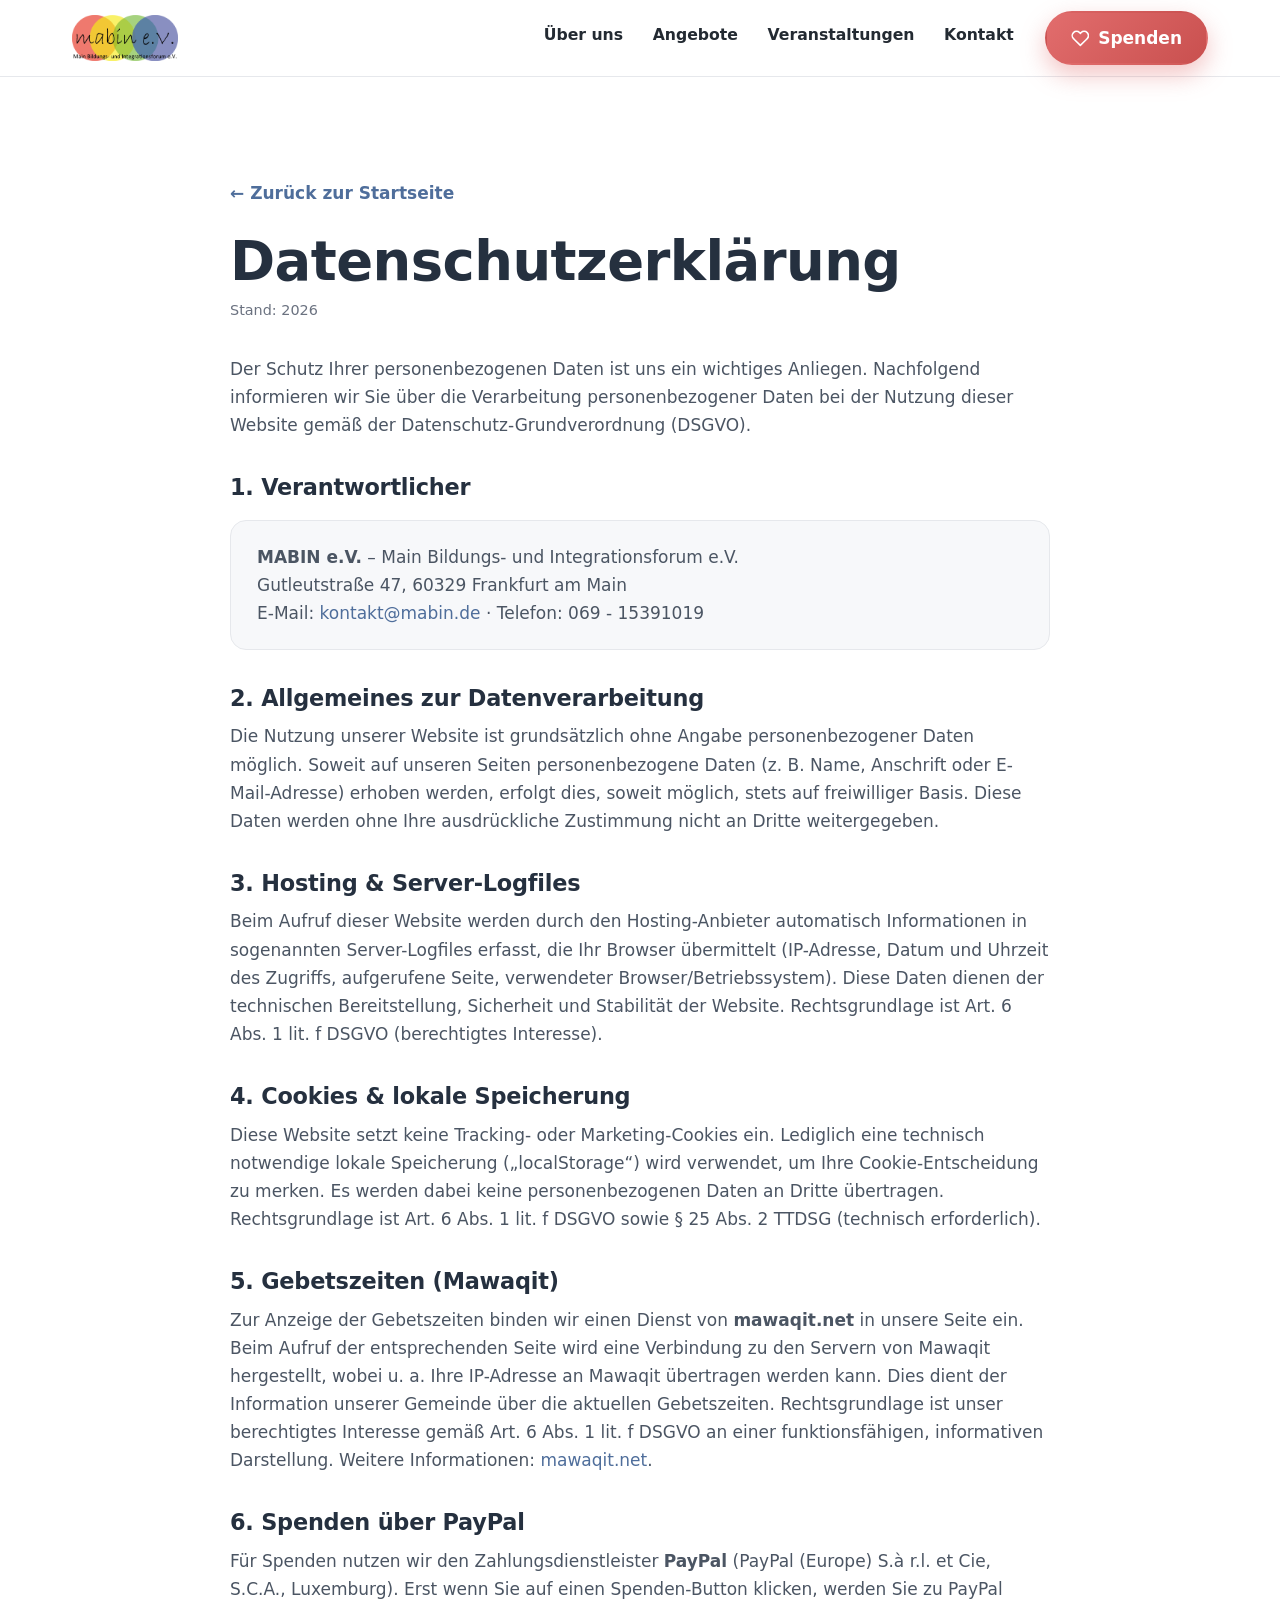
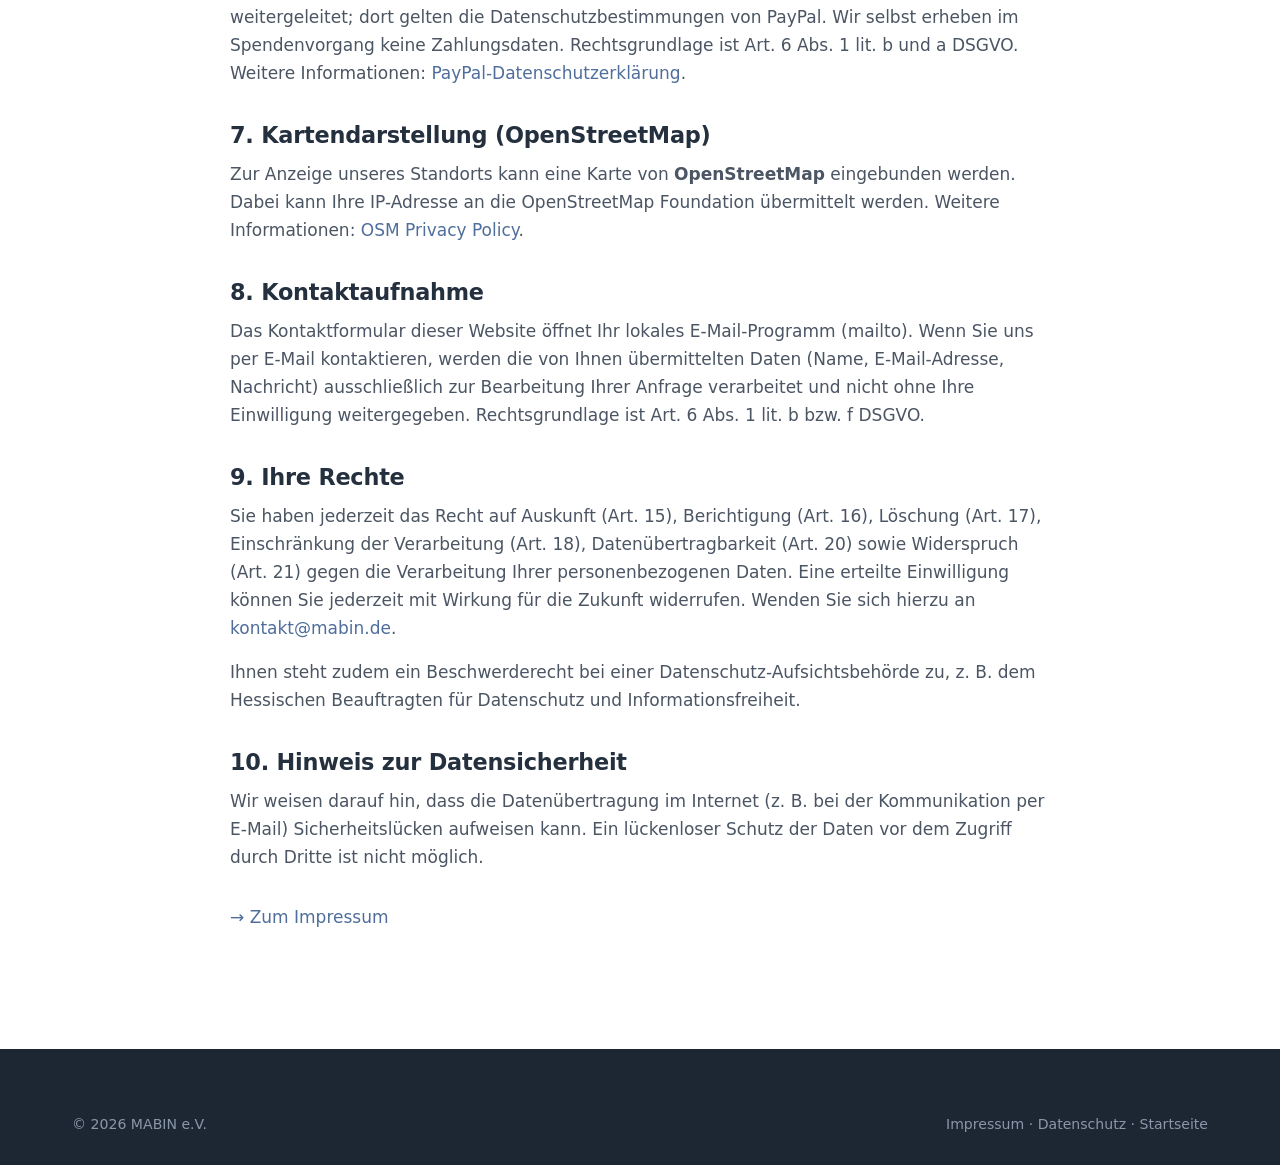
<file: datenschutz.html>
﻿<!DOCTYPE html>
<html lang="de">
<head>
  <meta charset="utf-8">
  <meta name="viewport" content="width=device-width, initial-scale=1">
  <title>Datenschutzerklärung – MABIN e.V.</title>
  <meta name="description" content="Datenschutzerklärung des MABIN e.V. – Informationen zur Verarbeitung personenbezogener Daten, zu Cookies, Mawaqit-Gebetszeiten, PayPal und OpenStreetMap.">
  <meta name="robots" content="index, follow">
  <link rel="canonical" href="https://mabin.de/datenschutz.html">
  <meta name="theme-color" content="#4F6E9B">
  <link rel="icon" href="assets/img/favicon.ico" sizes="any">
  <link rel="icon" type="image/png" href="assets/img/favicon.png">
  <link rel="stylesheet" href="assets/css/styles.css">
</head>
<body>
  <a class="skip-link" href="#main">Zum Inhalt springen</a>

  <header class="site-header">
    <div class="container">
      <nav class="nav" aria-label="Hauptnavigation">
        <a class="nav__brand" href="index.html" aria-label="MABIN e.V. Startseite">
          <img src="assets/img/logo.png" alt="MABIN e.V.">
        </a>
        <ul class="nav__links">
          <li><a href="index.html#ueber-uns">Über uns</a></li>
          <li><a href="index.html#angebote">Angebote</a></li>
          <li><a href="index.html#veranstaltungen">Veranstaltungen</a></li>
          <li><a href="index.html#kontakt">Kontakt</a></li>
        </ul>
        <div class="nav__actions">
          <a class="btn btn--donate js-donate" href="https://www.paypal.com/donate/?hosted_button_id=CHWETNBU39HEJ" target="_blank" rel="noopener">
            <svg viewBox="0 0 24 24" fill="none" stroke="currentColor" stroke-width="2" stroke-linecap="round" stroke-linejoin="round"><path d="M20.8 4.6a5.5 5.5 0 0 0-7.8 0L12 5.7l-1-1.1a5.5 5.5 0 0 0-7.8 7.8l1.1 1L12 21l7.7-7.6 1.1-1a5.5 5.5 0 0 0 0-7.8Z"/></svg>
            Spenden
          </a>
          <button class="nav__toggle" type="button" aria-label="Menü öffnen" aria-expanded="false"><span></span></button>
        </div>
      </nav>
    </div>
  </header>

  <main id="main">
    <section class="section">
      <div class="container">
        <div class="legal">
          <a class="back-link" href="index.html">← Zurück zur Startseite</a>
          <h1 class="page-title">Datenschutzerklärung</h1>
          <p class="updated">Stand: <span class="js-year">2026</span></p>

          <p>Der Schutz Ihrer personenbezogenen Daten ist uns ein wichtiges Anliegen. Nachfolgend informieren wir Sie über die Verarbeitung personenbezogener Daten bei der Nutzung dieser Website gemäß der Datenschutz-Grundverordnung (DSGVO).</p>

          <h2>1. Verantwortlicher</h2>
          <div class="box">
            <p style="margin:0"><strong>MABIN e.V.</strong> – Main Bildungs- und Integrationsforum e.V.<br>
            Gutleutstraße 47, 60329 Frankfurt am Main<br>
            E-Mail: <a href="mailto:kontakt@mabin.de">kontakt@mabin.de</a> · Telefon: 069 - 15391019</p>
          </div>

          <h2>2. Allgemeines zur Datenverarbeitung</h2>
          <p>Die Nutzung unserer Website ist grundsätzlich ohne Angabe personenbezogener Daten möglich. Soweit auf unseren Seiten personenbezogene Daten (z. B. Name, Anschrift oder E-Mail-Adresse) erhoben werden, erfolgt dies, soweit möglich, stets auf freiwilliger Basis. Diese Daten werden ohne Ihre ausdrückliche Zustimmung nicht an Dritte weitergegeben.</p>

          <h2>3. Hosting &amp; Server-Logfiles</h2>
          <p>Beim Aufruf dieser Website werden durch den Hosting-Anbieter automatisch Informationen in sogenannten Server-Logfiles erfasst, die Ihr Browser übermittelt (IP-Adresse, Datum und Uhrzeit des Zugriffs, aufgerufene Seite, verwendeter Browser/Betriebssystem). Diese Daten dienen der technischen Bereitstellung, Sicherheit und Stabilität der Website. Rechtsgrundlage ist Art. 6 Abs. 1 lit. f DSGVO (berechtigtes Interesse).</p>

          <h2>4. Cookies &amp; lokale Speicherung</h2>
          <p>Diese Website setzt keine Tracking- oder Marketing-Cookies ein. Lediglich eine technisch notwendige lokale Speicherung („localStorage“) wird verwendet, um Ihre Cookie-Entscheidung zu merken. Es werden dabei keine personenbezogenen Daten an Dritte übertragen. Rechtsgrundlage ist Art. 6 Abs. 1 lit. f DSGVO sowie § 25 Abs. 2 TTDSG (technisch erforderlich).</p>

          <h2>5. Gebetszeiten (Mawaqit)</h2>
          <p>Zur Anzeige der Gebetszeiten binden wir einen Dienst von <strong>mawaqit.net</strong> in unsere Seite ein. Beim Aufruf der entsprechenden Seite wird eine Verbindung zu den Servern von Mawaqit hergestellt, wobei u. a. Ihre IP-Adresse an Mawaqit übertragen werden kann. Dies dient der Information unserer Gemeinde über die aktuellen Gebetszeiten. Rechtsgrundlage ist unser berechtigtes Interesse gemäß Art. 6 Abs. 1 lit. f DSGVO an einer funktionsfähigen, informativen Darstellung. Weitere Informationen: <a href="https://mawaqit.net/" target="_blank" rel="noopener">mawaqit.net</a>.</p>

          <h2>6. Spenden über PayPal</h2>
          <p>Für Spenden nutzen wir den Zahlungsdienstleister <strong>PayPal</strong> (PayPal (Europe) S.à r.l. et Cie, S.C.A., Luxemburg). Erst wenn Sie auf einen Spenden-Button klicken, werden Sie zu PayPal weitergeleitet; dort gelten die Datenschutzbestimmungen von PayPal. Wir selbst erheben im Spendenvorgang keine Zahlungsdaten. Rechtsgrundlage ist Art. 6 Abs. 1 lit. b und a DSGVO. Weitere Informationen: <a href="https://www.paypal.com/de/webapps/mpp/ua/privacy-full" target="_blank" rel="noopener">PayPal-Datenschutzerklärung</a>.</p>

          <h2>7. Kartendarstellung (OpenStreetMap)</h2>
          <p>Zur Anzeige unseres Standorts kann eine Karte von <strong>OpenStreetMap</strong> eingebunden werden. Dabei kann Ihre IP-Adresse an die OpenStreetMap Foundation übermittelt werden. Weitere Informationen: <a href="https://wiki.osmfoundation.org/wiki/Privacy_Policy" target="_blank" rel="noopener">OSM Privacy Policy</a>.</p>

          <h2>8. Kontaktaufnahme</h2>
          <p>Das Kontaktformular dieser Website öffnet Ihr lokales E-Mail-Programm (mailto). Wenn Sie uns per E-Mail kontaktieren, werden die von Ihnen übermittelten Daten (Name, E-Mail-Adresse, Nachricht) ausschließlich zur Bearbeitung Ihrer Anfrage verarbeitet und nicht ohne Ihre Einwilligung weitergegeben. Rechtsgrundlage ist Art. 6 Abs. 1 lit. b bzw. f DSGVO.</p>

          <h2>9. Ihre Rechte</h2>
          <p>Sie haben jederzeit das Recht auf Auskunft (Art. 15), Berichtigung (Art. 16), Löschung (Art. 17), Einschränkung der Verarbeitung (Art. 18), Datenübertragbarkeit (Art. 20) sowie Widerspruch (Art. 21) gegen die Verarbeitung Ihrer personenbezogenen Daten. Eine erteilte Einwilligung können Sie jederzeit mit Wirkung für die Zukunft widerrufen. Wenden Sie sich hierzu an <a href="mailto:kontakt@mabin.de">kontakt@mabin.de</a>.</p>
          <p>Ihnen steht zudem ein Beschwerderecht bei einer Datenschutz-Aufsichtsbehörde zu, z. B. dem Hessischen Beauftragten für Datenschutz und Informationsfreiheit.</p>

          <h2>10. Hinweis zur Datensicherheit</h2>
          <p>Wir weisen darauf hin, dass die Datenübertragung im Internet (z. B. bei der Kommunikation per E-Mail) Sicherheitslücken aufweisen kann. Ein lückenloser Schutz der Daten vor dem Zugriff durch Dritte ist nicht möglich.</p>

          <p style="margin-top:2rem"><a href="impressum.html">→ Zum Impressum</a></p>
        </div>
      </div>
    </section>
  </main>

  <footer class="site-footer">
    <div class="container">
      <div class="footer-bottom" style="border:0;margin:0;padding:0">
        <span>© <span class="js-year">2026</span> MABIN e.V.</span>
        <span><a href="impressum.html">Impressum</a> · <a href="datenschutz.html">Datenschutz</a> · <a href="index.html">Startseite</a></span>
      </div>
    </div>
  </footer>

  <script src="assets/js/events.js"></script>
  <script src="assets/js/main.js"></script>
</body>
</html>
</file>
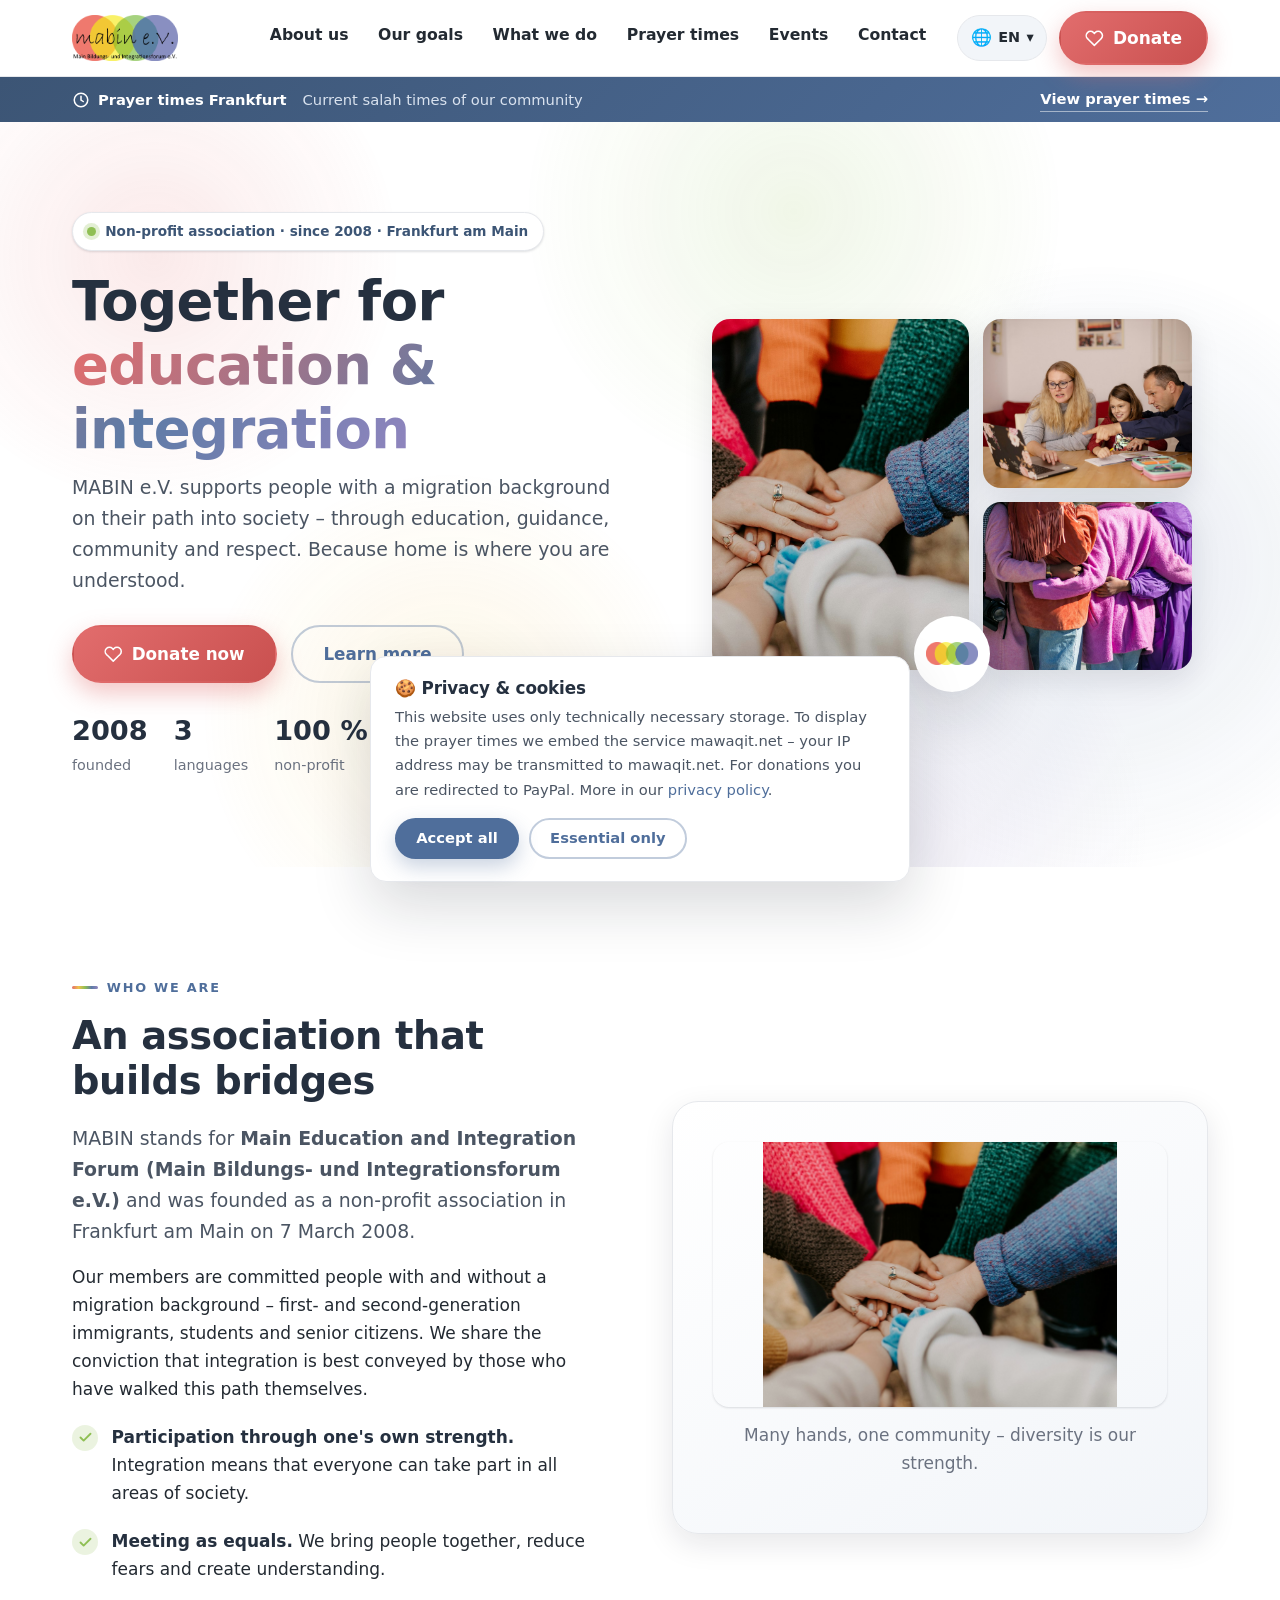
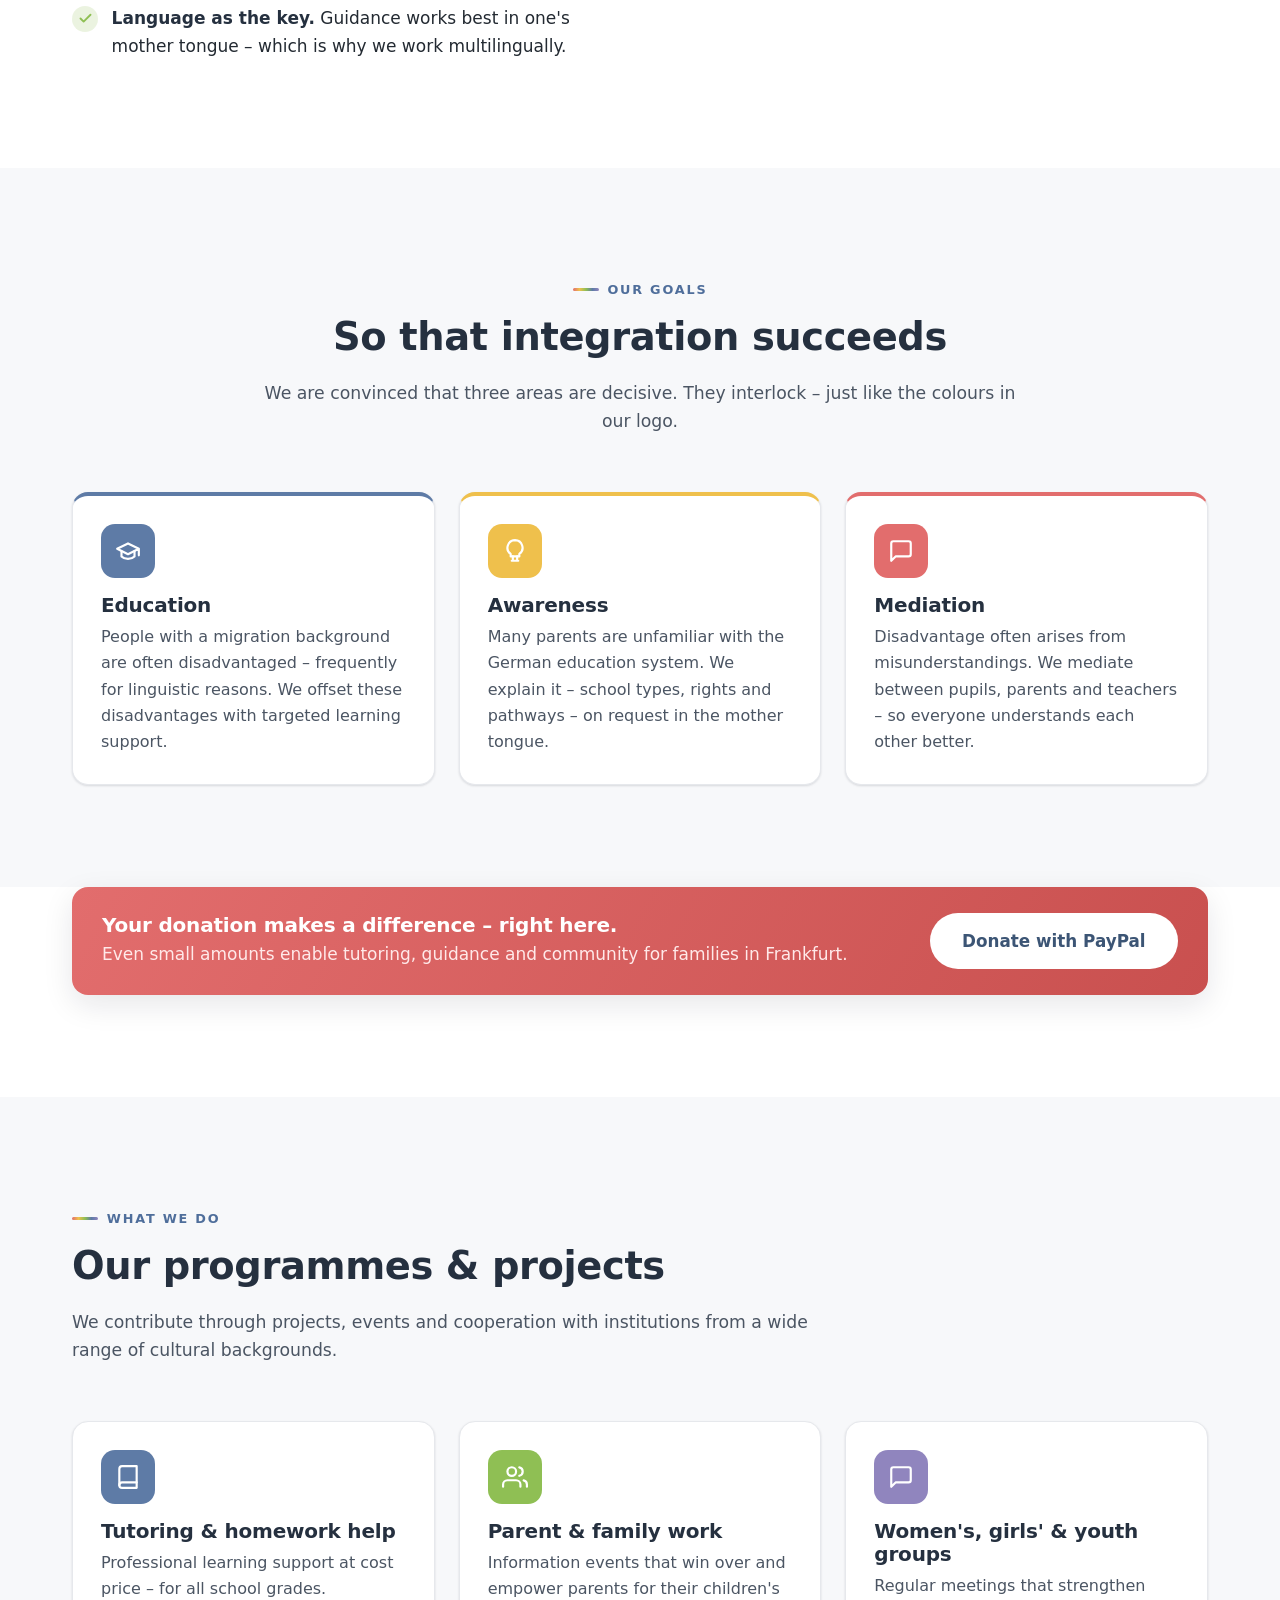
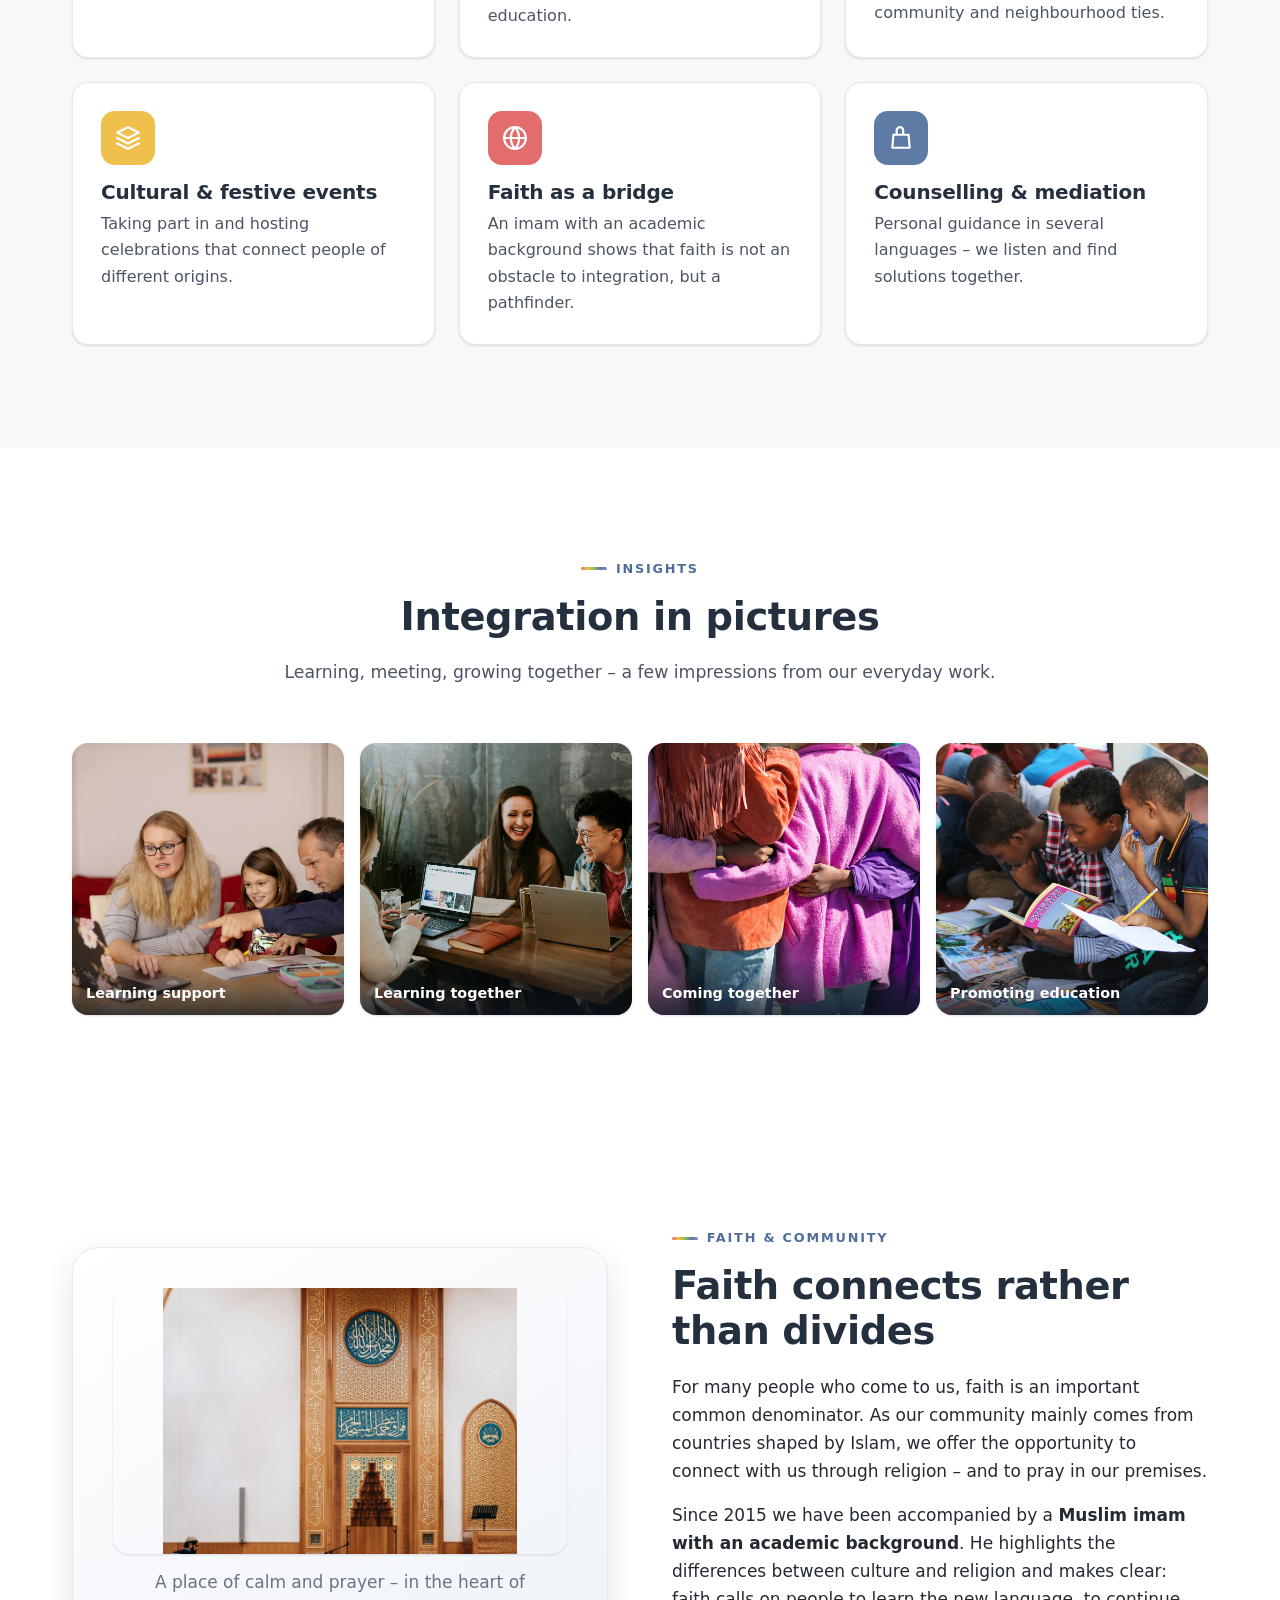
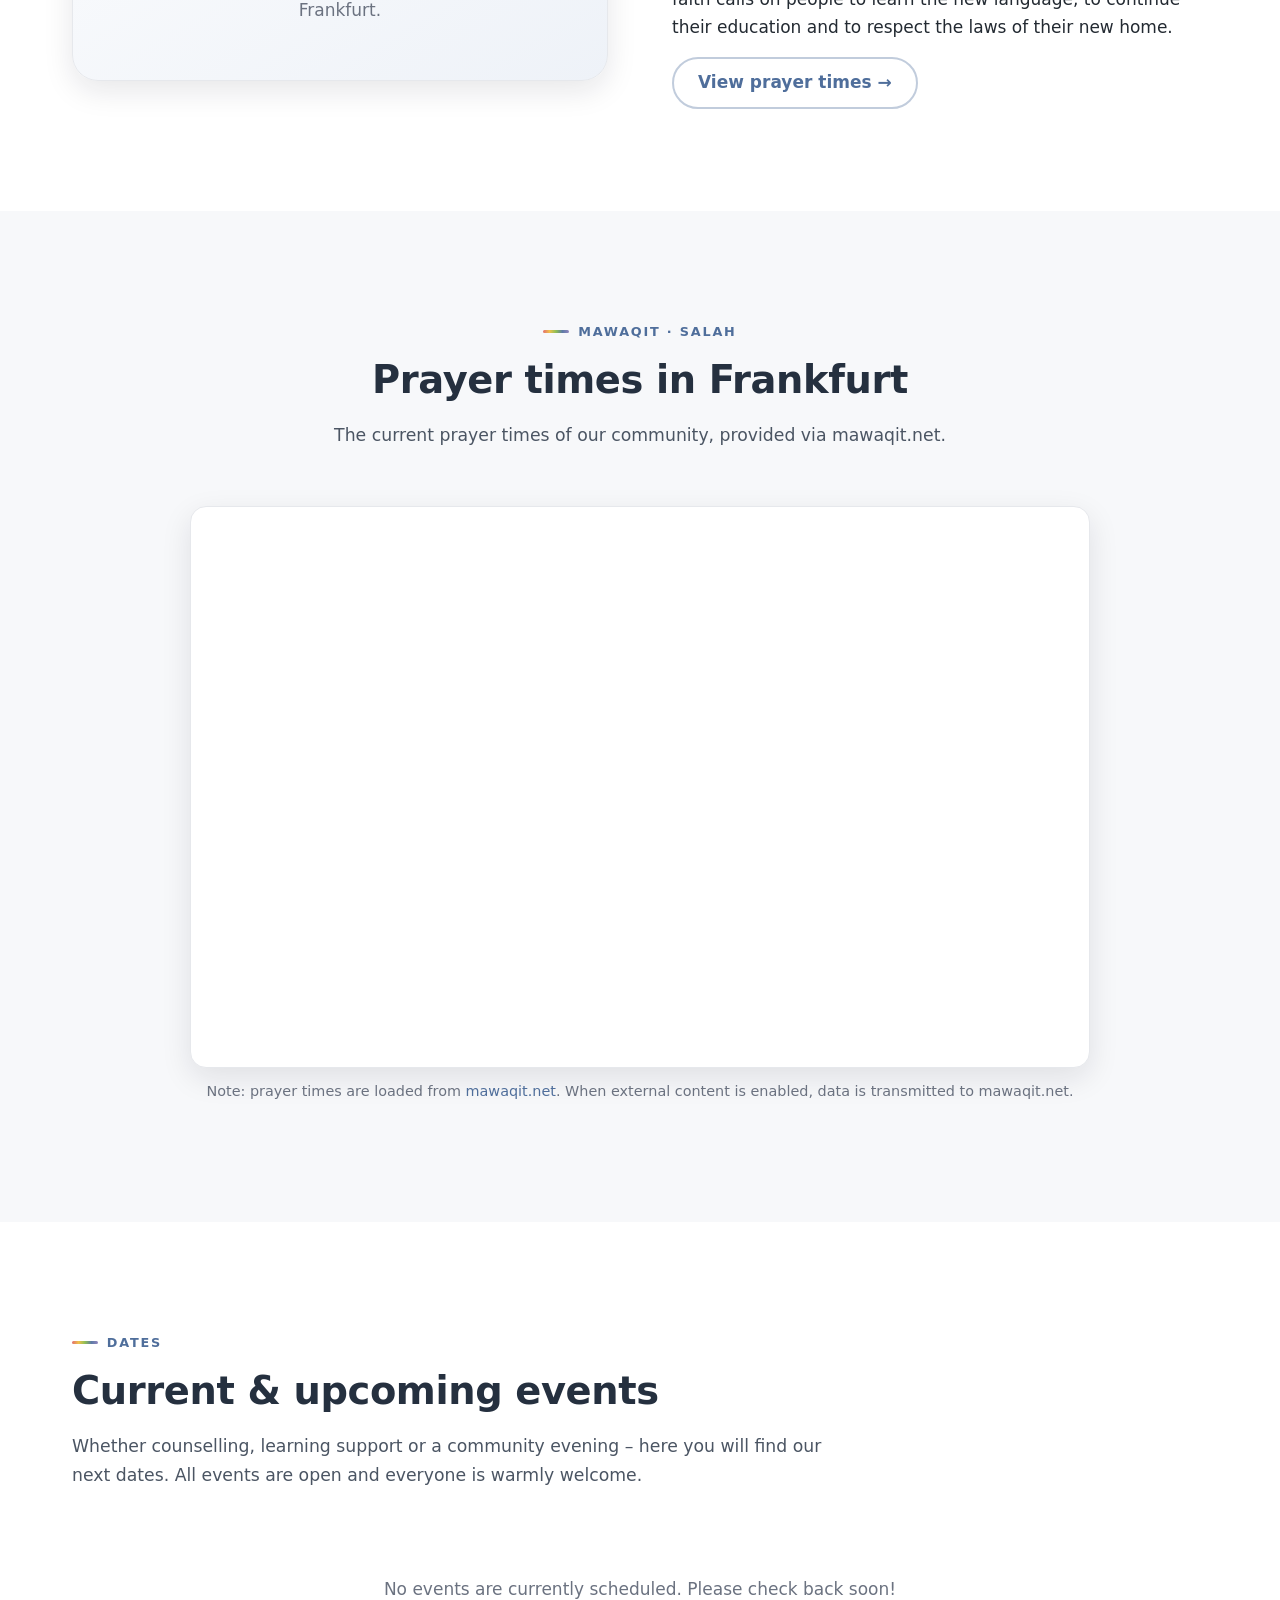
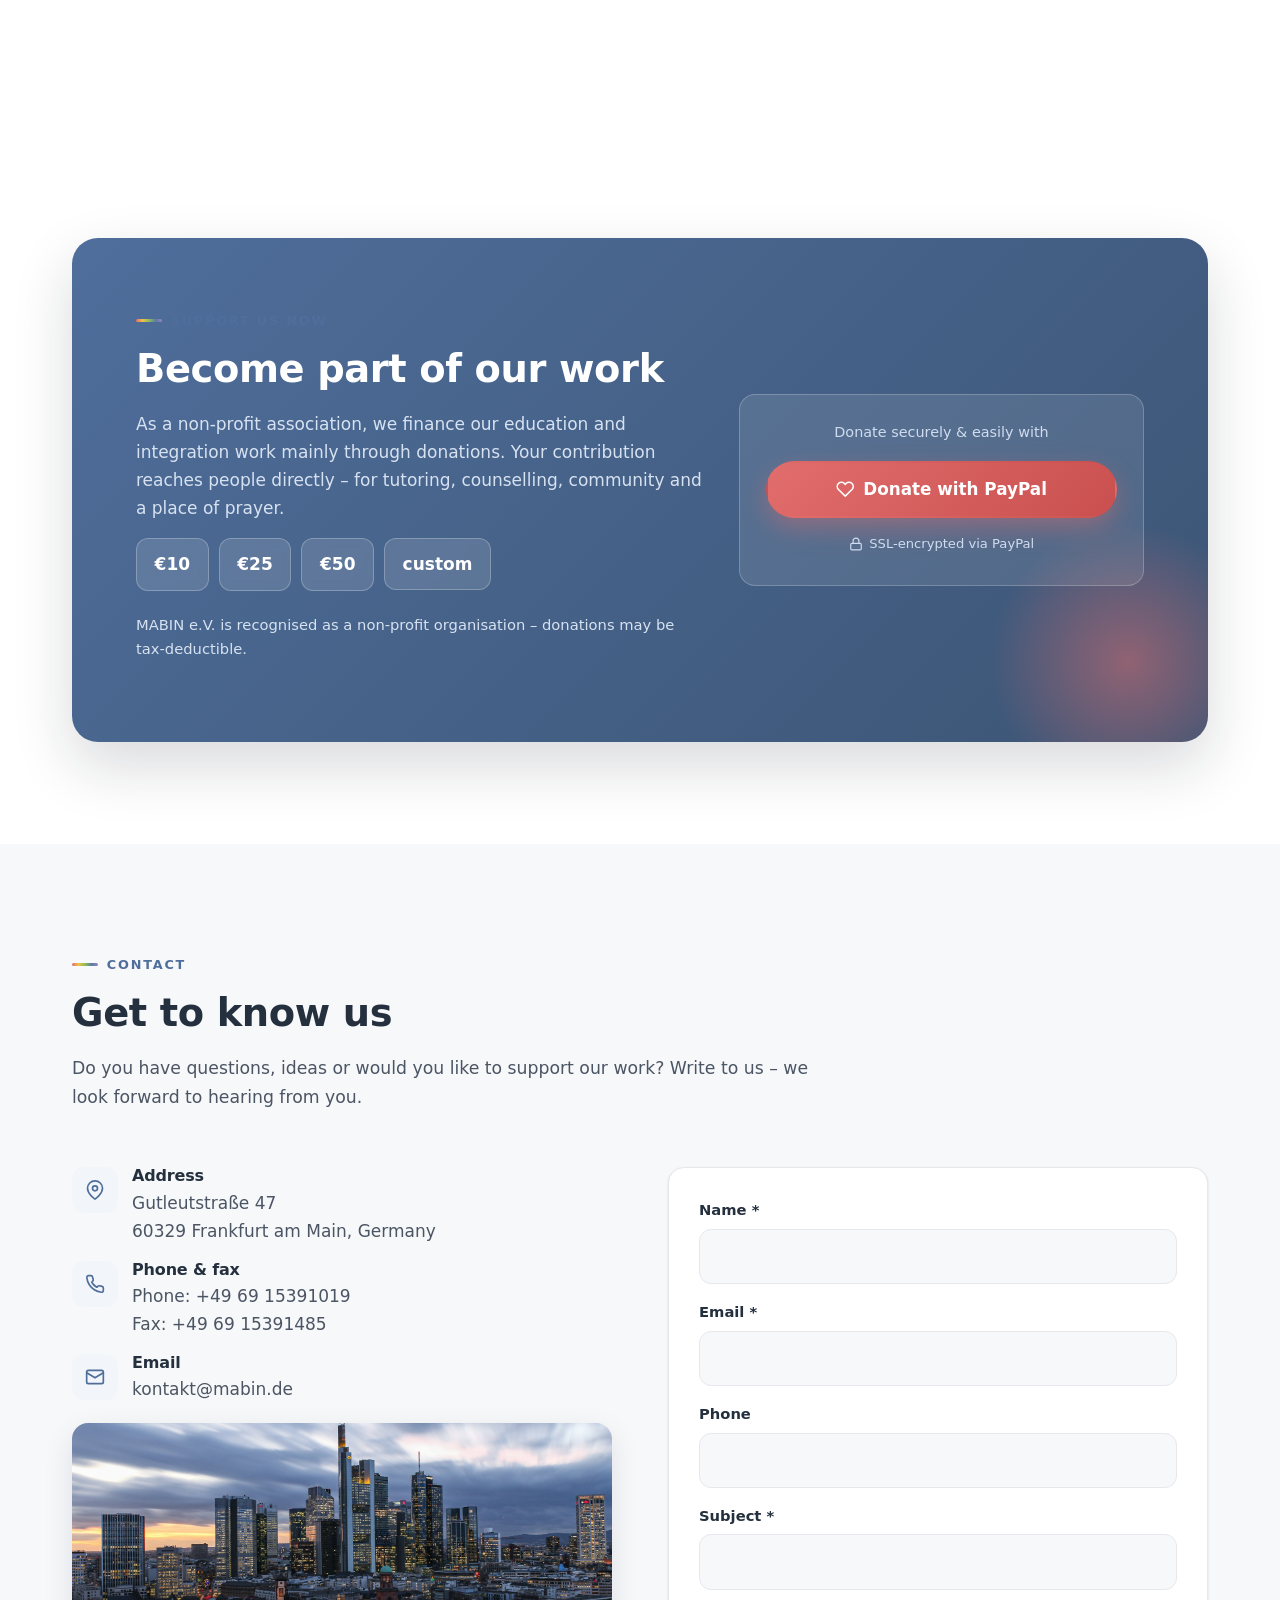
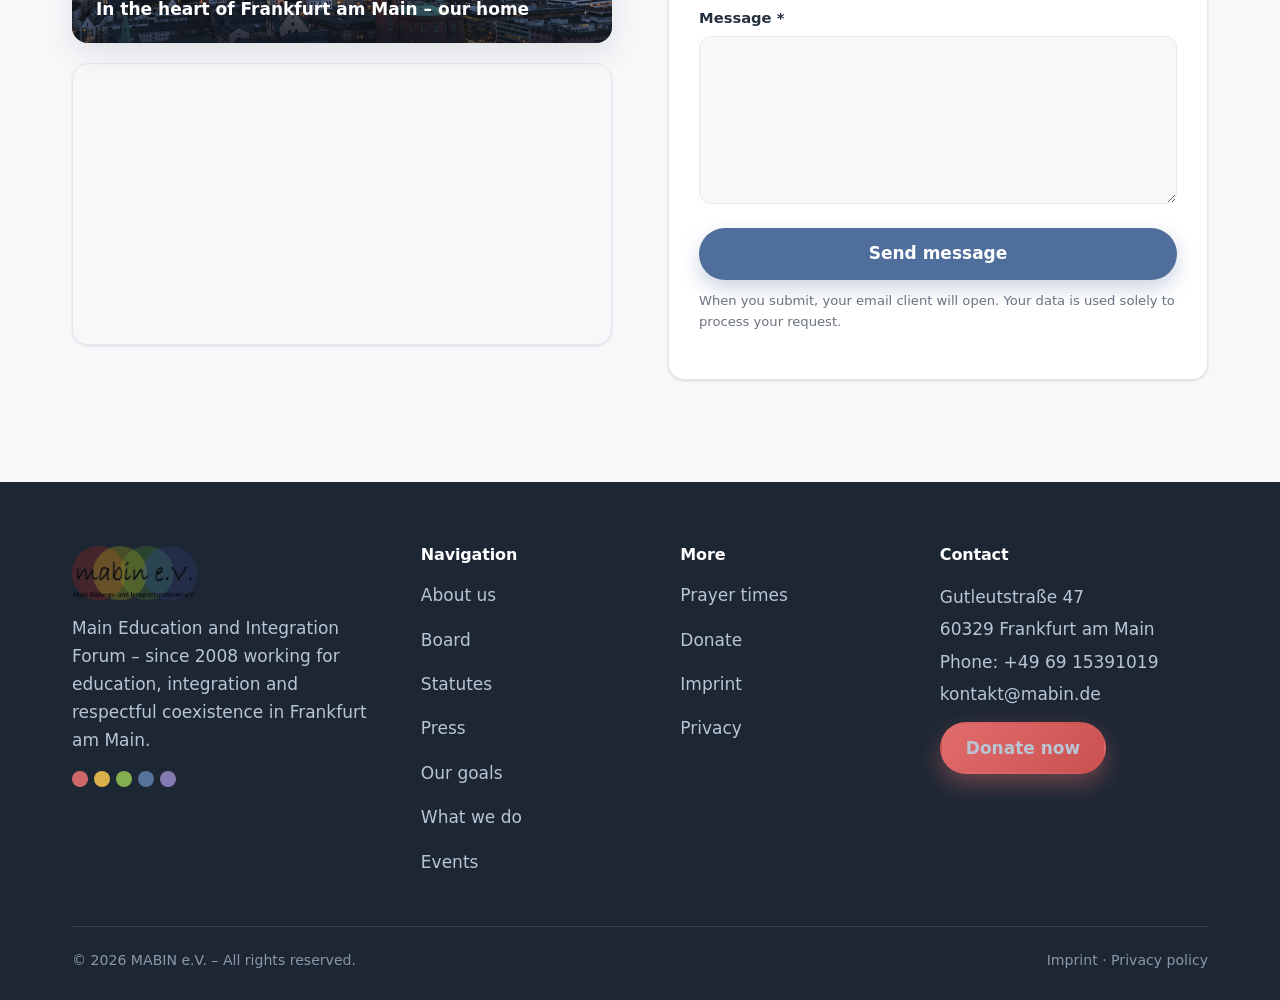
<file: en.html>
﻿<!DOCTYPE html>
<html lang="en">
<head>
  <meta charset="utf-8">
  <meta name="viewport" content="width=device-width, initial-scale=1">
  <title>MABIN e.V. – Education &amp; Integration in Frankfurt, Germany</title>
  <meta name="description" content="MABIN e.V. (Main Education and Integration Forum) is a non-profit association in Frankfurt. Since 2008 we support the education and integration of people with a migration background through tutoring, guidance, community and lived faith. Support us today!">
  <meta name="keywords" content="MABIN, integration Frankfurt, education for migrants, non-profit Frankfurt, tutoring, integration forum, donate, prayer times Frankfurt">
  <meta name="author" content="MABIN e.V.">
  <meta name="robots" content="index, follow">
  <link rel="canonical" href="https://mabin.de/en.html">

  <link rel="alternate" hreflang="de" href="https://mabin.de/">
  <link rel="alternate" hreflang="en" href="https://mabin.de/en.html">
  <link rel="alternate" hreflang="bn" href="https://mabin.de/bn.html">
  <link rel="alternate" hreflang="x-default" href="https://mabin.de/">

  <meta property="og:type" content="website">
  <meta property="og:locale" content="en_US">
  <meta property="og:site_name" content="MABIN e.V.">
  <meta property="og:title" content="MABIN e.V. – Education &amp; Integration in Frankfurt, Germany">
  <meta property="og:description" content="Since 2008 we support the education and integration of people with a migration background in Frankfurt. Support our work.">
  <meta property="og:url" content="https://mabin.de/en.html">
  <meta property="og:image" content="https://mabin.de/assets/img/logo.png">
  <meta name="twitter:card" content="summary_large_image">

  <meta name="theme-color" content="#4F6E9B">
  <link rel="icon" href="assets/img/favicon.ico" sizes="any">
  <link rel="icon" type="image/png" href="assets/img/favicon.png">
  <link rel="apple-touch-icon" href="assets/img/favicon.png">
  <link rel="stylesheet" href="assets/css/styles.css">

  <script type="application/ld+json">
  {
    "@context": "https://schema.org",
    "@type": "NGO",
    "name": "MABIN e.V. – Main Education and Integration Forum",
    "alternateName": "MABIN e.V.",
    "url": "https://mabin.de/en.html",
    "logo": "https://mabin.de/assets/img/logo.png",
    "foundingDate": "2008-03-07",
    "description": "Non-profit association in Frankfurt, Germany, promoting education and integration of people with a migration background.",
    "email": "kontakt@mabin.de",
    "telephone": "+49-69-15391019",
    "address": {
      "@type": "PostalAddress",
      "streetAddress": "Gutleutstraße 47",
      "postalCode": "60329",
      "addressLocality": "Frankfurt am Main",
      "addressCountry": "DE"
    },
    "areaServed": "Frankfurt am Main",
    "knowsLanguage": ["de", "en", "bn"]
  }
  </script>
</head>
<body>
  <a class="skip-link" href="#main">Skip to content</a>

  <header class="site-header">
    <div class="container">
      <nav class="nav" aria-label="Main navigation">
        <a class="nav__brand" href="en.html" aria-label="MABIN e.V. home">
          <img src="assets/img/logo.png" alt="MABIN e.V. – Main Education and Integration Forum">
        </a>
        <ul class="nav__links">
          <li><a href="#about">About us</a></li>
          <li><a href="#goals">Our goals</a></li>
          <li><a href="#offers">What we do</a></li>
          <li><a href="#prayer">Prayer times</a></li>
          <li><a href="#events">Events</a></li>
          <li><a href="#contact">Contact</a></li>
        </ul>
        <div class="nav__actions">
          <div class="lang-switch">
            <button class="lang-switch__btn" type="button" aria-haspopup="true" aria-expanded="false">
              <span class="lang-flag">🌐</span> EN <span aria-hidden="true">▾</span>
            </button>
            <ul class="lang-switch__menu" role="menu">
              <li><a href="index.html" role="menuitem"><span class="lang-flag">🇩🇪</span> Deutsch</a></li>
              <li><a href="en.html" aria-current="true" role="menuitem"><span class="lang-flag">🇬🇧</span> English</a></li>
              <li><a href="bn.html" role="menuitem"><span class="lang-flag">🇧🇩</span> বাংলা</a></li>
            </ul>
          </div>
          <a class="btn btn--donate js-donate" href="https://www.paypal.com/donate/?hosted_button_id=CHWETNBU39HEJ" target="_blank" rel="noopener">
            <svg viewBox="0 0 24 24" fill="none" stroke="currentColor" stroke-width="2" stroke-linecap="round" stroke-linejoin="round"><path d="M20.8 4.6a5.5 5.5 0 0 0-7.8 0L12 5.7l-1-1.1a5.5 5.5 0 0 0-7.8 7.8l1.1 1L12 21l7.7-7.6 1.1-1a5.5 5.5 0 0 0 0-7.8Z"/></svg>
            Donate
          </a>
          <button class="nav__toggle" type="button" aria-label="Open menu" aria-expanded="false"><span></span></button>
        </div>
      </nav>
    </div>
  </header>

  <div class="prayer-bar">
    <div class="container">
      <div class="prayer-bar__inner">
        <span class="prayer-bar__label">
          <svg viewBox="0 0 24 24" fill="none" stroke="currentColor" stroke-width="2" stroke-linecap="round"><circle cx="12" cy="12" r="9"/><path d="M12 7v5l3 2"/></svg>
          Prayer times Frankfurt
        </span>
        <span style="opacity:.9">Current salah times of our community</span>
        <a class="prayer-bar__link js-mawaqit-link" href="#prayer">View prayer times →</a>
      </div>
    </div>
  </div>

  <main id="main">

    <section class="hero">
      <div class="container">
        <div class="hero__grid">
          <div class="hero__intro">
            <span class="hero__badge"><span class="dot"></span> Non-profit association · since 2008 · Frankfurt am Main</span>
            <h1>Together for <span class="accent">education &amp; integration</span></h1>
            <p class="hero__sub">MABIN e.V. supports people with a migration background on their path into society – through education, guidance, community and respect. Because home is where you are understood.</p>
            <div class="hero__cta">
              <a class="btn btn--donate btn--lg js-donate" href="https://www.paypal.com/donate/?hosted_button_id=CHWETNBU39HEJ" target="_blank" rel="noopener">
                <svg viewBox="0 0 24 24" fill="none" stroke="currentColor" stroke-width="2" stroke-linecap="round" stroke-linejoin="round"><path d="M20.8 4.6a5.5 5.5 0 0 0-7.8 0L12 5.7l-1-1.1a5.5 5.5 0 0 0-7.8 7.8l1.1 1L12 21l7.7-7.6 1.1-1a5.5 5.5 0 0 0 0-7.8Z"/></svg>
                Donate now
              </a>
              <a class="btn btn--ghost btn--lg" href="#about">Learn more</a>
            </div>
            <div class="hero__stats">
              <div class="hero__stat"><div class="num">2008</div><div class="lbl">founded</div></div>
              <div class="hero__stat"><div class="num">3</div><div class="lbl">languages</div></div>
              <div class="hero__stat"><div class="num">100&nbsp;%</div><div class="lbl">non-profit</div></div>
            </div>
          </div>
          <div class="hero__art">
            <div class="hero-collage reveal">
              <img class="hc1" src="assets/img/photos/community.jpg" alt="People of different origins putting their hands together" loading="eager">
              <img class="hc2" src="assets/img/photos/tutoring.jpg" alt="Adults helping a child with learning" loading="eager">
              <img class="hc3" src="assets/img/photos/togetherness.jpg" alt="A group of people standing together" loading="eager">
              <span class="hero-collage__badge"><img src="assets/img/logo-circles.png" alt="MABIN e.V. logo"></span>
            </div>
          </div>
        </div>
      </div>
    </section>

    <section class="section" id="about">
      <div class="container">
        <div class="split">
          <div class="reveal">
            <span class="eyebrow">Who we are</span>
            <h2>An association that builds bridges</h2>
            <p class="lead">MABIN stands for <strong>Main Education and Integration Forum (Main Bildungs- und Integrationsforum e.V.)</strong> and was founded as a non-profit association in Frankfurt am Main on 7 March 2008.</p>
            <p>Our members are committed people with and without a migration background – first- and second-generation immigrants, students and senior citizens. We share the conviction that integration is best conveyed by those who have walked this path themselves.</p>
            <ul class="values">
              <li><span class="tick"><svg viewBox="0 0 24 24" fill="none" stroke="currentColor" stroke-width="3" stroke-linecap="round" stroke-linejoin="round"><path d="M20 6 9 17l-5-5"/></svg></span><span><b>Participation through one's own strength.</b> Integration means that everyone can take part in all areas of society.</span></li>
              <li><span class="tick"><svg viewBox="0 0 24 24" fill="none" stroke="currentColor" stroke-width="3" stroke-linecap="round" stroke-linejoin="round"><path d="M20 6 9 17l-5-5"/></svg></span><span><b>Meeting as equals.</b> We bring people together, reduce fears and create understanding.</span></li>
              <li><span class="tick"><svg viewBox="0 0 24 24" fill="none" stroke="currentColor" stroke-width="3" stroke-linecap="round" stroke-linejoin="round"><path d="M20 6 9 17l-5-5"/></svg></span><span><b>Language as the key.</b> Guidance works best in one's mother tongue – which is why we work multilingually.</span></li>
            </ul>
          </div>
          <div class="split__media reveal">
            <div class="media-photo"><img src="assets/img/photos/community.jpg" alt="People of different origins putting their hands together – a symbol of community and integration" loading="lazy"></div>
            <p class="caption" style="text-align:center;color:var(--muted);margin-top:14px">Many hands, one community – diversity is our strength.</p>
          </div>
        </div>
      </div>
    </section>

    <section class="section section--tint" id="goals">
      <div class="container">
        <div class="section-head center reveal">
          <span class="eyebrow">Our goals</span>
          <h2>So that integration succeeds</h2>
          <p>We are convinced that three areas are decisive. They interlock – just like the colours in our logo.</p>
        </div>
        <div class="grid grid--3">
          <article class="card ac-blue-top reveal">
            <div class="card__icon ac-blue"><svg viewBox="0 0 24 24" fill="none" stroke="currentColor" stroke-width="2" stroke-linecap="round" stroke-linejoin="round"><path d="M22 10v6M2 10l10-5 10 5-10 5z"/><path d="M6 12v5c3 3 9 3 12 0v-5"/></svg></div>
            <h3>Education</h3>
            <p>People with a migration background are often disadvantaged – frequently for linguistic reasons. We offset these disadvantages with targeted learning support.</p>
          </article>
          <article class="card ac-amber-top reveal">
            <div class="card__icon ac-amber"><svg viewBox="0 0 24 24" fill="none" stroke="currentColor" stroke-width="2" stroke-linecap="round" stroke-linejoin="round"><path d="M12 2a7 7 0 0 0-4 12.7V17h8v-2.3A7 7 0 0 0 12 2Z"/><path d="M9 21h6M10 17v4M14 17v4"/></svg></div>
            <h3>Awareness</h3>
            <p>Many parents are unfamiliar with the German education system. We explain it – school types, rights and pathways – on request in the mother tongue.</p>
          </article>
          <article class="card ac-coral-top reveal">
            <div class="card__icon ac-coral"><svg viewBox="0 0 24 24" fill="none" stroke="currentColor" stroke-width="2" stroke-linecap="round" stroke-linejoin="round"><path d="M21 15a2 2 0 0 1-2 2H7l-4 4V5a2 2 0 0 1 2-2h14a2 2 0 0 1 2 2z"/></svg></div>
            <h3>Mediation</h3>
            <p>Disadvantage often arises from misunderstandings. We mediate between pupils, parents and teachers – so everyone understands each other better.</p>
          </article>
        </div>
      </div>
    </section>

    <section class="section" style="padding-top:0">
      <div class="container">
        <div class="donate-strip reveal">
          <div>
            <h3>Your donation makes a difference – right here.</h3>
            <p>Even small amounts enable tutoring, guidance and community for families in Frankfurt.</p>
          </div>
          <a class="btn btn--light btn--lg js-donate" href="https://www.paypal.com/donate/?hosted_button_id=CHWETNBU39HEJ" target="_blank" rel="noopener">Donate with PayPal</a>
        </div>
      </div>
    </section>

    <section class="section section--tint" id="offers">
      <div class="container">
        <div class="section-head reveal">
          <span class="eyebrow">What we do</span>
          <h2>Our programmes &amp; projects</h2>
          <p>We contribute through projects, events and cooperation with institutions from a wide range of cultural backgrounds.</p>
        </div>
        <div class="grid grid--3">
          <article class="card reveal"><div class="card__icon ac-blue"><svg viewBox="0 0 24 24" fill="none" stroke="currentColor" stroke-width="2" stroke-linecap="round" stroke-linejoin="round"><path d="M4 19.5A2.5 2.5 0 0 1 6.5 17H20"/><path d="M6.5 2H20v20H6.5A2.5 2.5 0 0 1 4 19.5v-15A2.5 2.5 0 0 1 6.5 2Z"/></svg></div><h3>Tutoring &amp; homework help</h3><p>Professional learning support at cost price – for all school grades.</p></article>
          <article class="card reveal"><div class="card__icon ac-green"><svg viewBox="0 0 24 24" fill="none" stroke="currentColor" stroke-width="2" stroke-linecap="round" stroke-linejoin="round"><path d="M17 21v-2a4 4 0 0 0-4-4H5a4 4 0 0 0-4 4v2"/><circle cx="9" cy="7" r="4"/><path d="M23 21v-2a4 4 0 0 0-3-3.9M16 3.1a4 4 0 0 1 0 7.8"/></svg></div><h3>Parent &amp; family work</h3><p>Information events that win over and empower parents for their children's education.</p></article>
          <article class="card reveal"><div class="card__icon ac-purple"><svg viewBox="0 0 24 24" fill="none" stroke="currentColor" stroke-width="2" stroke-linecap="round" stroke-linejoin="round"><path d="M21 15a2 2 0 0 1-2 2H7l-4 4V5a2 2 0 0 1 2-2h14a2 2 0 0 1 2 2z"/></svg></div><h3>Women's, girls' &amp; youth groups</h3><p>Regular meetings that strengthen community and neighbourhood ties.</p></article>
          <article class="card reveal"><div class="card__icon ac-amber"><svg viewBox="0 0 24 24" fill="none" stroke="currentColor" stroke-width="2" stroke-linecap="round" stroke-linejoin="round"><path d="M12 2 2 7l10 5 10-5-10-5Z"/><path d="m2 17 10 5 10-5M2 12l10 5 10-5"/></svg></div><h3>Cultural &amp; festive events</h3><p>Taking part in and hosting celebrations that connect people of different origins.</p></article>
          <article class="card reveal"><div class="card__icon ac-coral"><svg viewBox="0 0 24 24" fill="none" stroke="currentColor" stroke-width="2" stroke-linecap="round" stroke-linejoin="round"><circle cx="12" cy="12" r="10"/><path d="M2 12h20M12 2a15 15 0 0 1 0 20 15 15 0 0 1 0-20Z"/></svg></div><h3>Faith as a bridge</h3><p>An imam with an academic background shows that faith is not an obstacle to integration, but a pathfinder.</p></article>
          <article class="card reveal"><div class="card__icon ac-blue"><svg viewBox="0 0 24 24" fill="none" stroke="currentColor" stroke-width="2" stroke-linecap="round" stroke-linejoin="round"><path d="M14 9V5a3 3 0 0 0-6 0v4M5 9h14l1 12H4L5 9Z"/></svg></div><h3>Counselling &amp; mediation</h3><p>Personal guidance in several languages – we listen and find solutions together.</p></article>
        </div>
      </div>
    </section>

    <!-- ===================== IMPRESSIONS ===================== -->
    <section class="section" id="impressions">
      <div class="container">
        <div class="section-head center reveal">
          <span class="eyebrow">Insights</span>
          <h2>Integration in pictures</h2>
          <p>Learning, meeting, growing together – a few impressions from our everyday work.</p>
        </div>
        <div class="gallery-grid reveal">
          <figure><img src="assets/img/photos/tutoring.jpg" alt="Adults supporting a child with learning at a table" loading="lazy"><figcaption>Learning support</figcaption></figure>
          <figure><img src="assets/img/photos/learning.jpg" alt="People learning and working together at a table" loading="lazy"><figcaption>Learning together</figcaption></figure>
          <figure><img src="assets/img/photos/togetherness.jpg" alt="A group of people standing together" loading="lazy"><figcaption>Coming together</figcaption></figure>
          <figure><img src="assets/img/photos/reading.jpg" alt="A child reading a book with focus" loading="lazy"><figcaption>Promoting education</figcaption></figure>
        </div>
      </div>
    </section>

    <section class="section" id="faith">
      <div class="container">
        <div class="split">
          <div class="split__media reveal" style="background:linear-gradient(150deg,#fff,#eef2f8)">
            <div class="media-photo"><img src="assets/img/photos/mosque.jpg" alt="Sunlit prayer niche (mihrab) in a modern mosque" loading="lazy"></div>
            <p class="caption" style="text-align:center;color:var(--muted);margin-top:14px">A place of calm and prayer – in the heart of Frankfurt.</p>
          </div>
          <div class="reveal">
            <span class="eyebrow">Faith &amp; community</span>
            <h2>Faith connects rather than divides</h2>
            <p>For many people who come to us, faith is an important common denominator. As our community mainly comes from countries shaped by Islam, we offer the opportunity to connect with us through religion – and to pray in our premises.</p>
            <p>Since 2015 we have been accompanied by a <strong>Muslim imam with an academic background</strong>. He highlights the differences between culture and religion and makes clear: faith calls on people to learn the new language, to continue their education and to respect the laws of their new home.</p>
            <a class="btn btn--ghost js-mawaqit-link" href="#prayer">View prayer times →</a>
          </div>
        </div>
      </div>
    </section>

    <section class="section section--tint" id="prayer">
      <div class="container">
        <div class="section-head center reveal">
          <span class="eyebrow">Mawaqit · Salah</span>
          <h2>Prayer times in Frankfurt</h2>
          <p>The current prayer times of our community, provided via mawaqit.net.</p>
        </div>
        <div class="prayer-embed reveal" style="max-width:900px;margin:0 auto">
          <iframe id="mawaqit-frame" src="https://mawaqit.net/en/w/mabin-e-v-frankfurt-am-main-60329-germany" title="Prayer times MABIN e.V. (Mawaqit)" loading="lazy" allowfullscreen></iframe>
        </div>
        <p class="prayer-note">Note: prayer times are loaded from <a class="js-mawaqit-link" href="https://mawaqit.net/">mawaqit.net</a>. When external content is enabled, data is transmitted to mawaqit.net.</p>
      </div>
    </section>

    <section class="section" id="events">
      <div class="container">
        <div class="section-head reveal">
          <span class="eyebrow">Dates</span>
          <h2>Current &amp; upcoming events</h2>
          <p>Whether counselling, learning support or a community evening – here you will find our next dates. All events are open and everyone is warmly welcome.</p>
        </div>
        <div class="event-list" id="event-list" aria-live="polite"></div>
      </div>
    </section>

    <section class="section" id="donate">
      <div class="container">
        <div class="donate-card reveal">
          <div class="donate-card__grid">
            <div>
              <span class="eyebrow">Support us now</span>
              <h2>Become part of our work</h2>
              <p>As a non-profit association, we finance our education and integration work mainly through donations. Your contribution reaches people directly – for tutoring, counselling, community and a place of prayer.</p>
              <div class="donate-amounts">
                <span class="amt">€10</span><span class="amt">€25</span><span class="amt">€50</span><span class="amt">custom</span>
              </div>
              <p style="font-size:.92rem">MABIN e.V. is recognised as a non-profit organisation – donations may be tax-deductible.</p>
            </div>
            <div class="donate-box">
              <p class="tagline">Donate securely &amp; easily with</p>
              <a class="btn btn--donate btn--lg btn--block js-donate" href="https://www.paypal.com/donate/?hosted_button_id=CHWETNBU39HEJ" target="_blank" rel="noopener">
                <svg viewBox="0 0 24 24" fill="none" stroke="currentColor" stroke-width="2" stroke-linecap="round" stroke-linejoin="round"><path d="M20.8 4.6a5.5 5.5 0 0 0-7.8 0L12 5.7l-1-1.1a5.5 5.5 0 0 0-7.8 7.8l1.1 1L12 21l7.7-7.6 1.1-1a5.5 5.5 0 0 0 0-7.8Z"/></svg>
                Donate with PayPal
              </a>
              <span class="donate-secure"><svg viewBox="0 0 24 24" fill="none" stroke="currentColor" stroke-width="2" stroke-linecap="round" stroke-linejoin="round"><rect x="3" y="11" width="18" height="11" rx="2"/><path d="M7 11V7a5 5 0 0 1 10 0v4"/></svg> SSL-encrypted via PayPal</span>
            </div>
          </div>
        </div>
      </div>
    </section>

    <section class="section section--tint" id="contact">
      <div class="container">
        <div class="section-head reveal">
          <span class="eyebrow">Contact</span>
          <h2>Get to know us</h2>
          <p>Do you have questions, ideas or would you like to support our work? Write to us – we look forward to hearing from you.</p>
        </div>
        <div class="contact-grid">
          <div class="reveal">
            <div class="contact-info">
              <div class="contact-item"><span class="ico"><svg viewBox="0 0 24 24" fill="none" stroke="currentColor" stroke-width="2" stroke-linecap="round" stroke-linejoin="round"><path d="M21 10c0 7-9 13-9 13s-9-6-9-13a9 9 0 0 1 18 0Z"/><circle cx="12" cy="10" r="3"/></svg></span><div><h4>Address</h4><p>Gutleutstraße 47<br>60329 Frankfurt am Main, Germany</p></div></div>
              <div class="contact-item"><span class="ico"><svg viewBox="0 0 24 24" fill="none" stroke="currentColor" stroke-width="2" stroke-linecap="round" stroke-linejoin="round"><path d="M22 16.9v3a2 2 0 0 1-2.2 2 19.8 19.8 0 0 1-8.6-3 19.5 19.5 0 0 1-6-6 19.8 19.8 0 0 1-3-8.6A2 2 0 0 1 4.1 2h3a2 2 0 0 1 2 1.7c.1.9.4 1.8.7 2.7a2 2 0 0 1-.5 2.1L8.1 9.9a16 16 0 0 0 6 6l1.4-1.2a2 2 0 0 1 2.1-.5c.9.3 1.8.6 2.7.7a2 2 0 0 1 1.7 2Z"/></svg></span><div><h4>Phone &amp; fax</h4><p>Phone: <a href="tel:+496915391019">+49 69 15391019</a><br>Fax: +49 69 15391485</p></div></div>
              <div class="contact-item"><span class="ico"><svg viewBox="0 0 24 24" fill="none" stroke="currentColor" stroke-width="2" stroke-linecap="round" stroke-linejoin="round"><rect x="2" y="4" width="20" height="16" rx="2"/><path d="m22 7-10 6L2 7"/></svg></span><div><h4>Email</h4><p><a href="mailto:kontakt@mabin.de">kontakt@mabin.de</a></p></div></div>
            </div>
            <div class="photo-banner" style="margin-top:20px">
              <img src="assets/img/photos/frankfurt.jpg" alt="Skyline of Frankfurt am Main at dusk" loading="lazy">
              <div class="photo-banner__cap">In the heart of Frankfurt am Main – our home</div>
            </div>
            <div class="map-embed" style="margin-top:20px">
              <iframe title="Map: Gutleutstraße 47, Frankfurt" loading="lazy" src="https://www.openstreetmap.org/export/embed.html?bbox=8.652%2C50.103%2C8.672%2C50.111&layer=mapnik&marker=50.1073%2C8.662"></iframe>
            </div>
          </div>
          <div class="reveal">
            <form class="form-card" action="mailto:kontakt@mabin.de" method="post" enctype="text/plain">
              <div class="form-field"><label for="name">Name *</label><input id="name" name="Name" type="text" required></div>
              <div class="form-field"><label for="email">Email *</label><input id="email" name="Email" type="email" required></div>
              <div class="form-field"><label for="phone">Phone</label><input id="phone" name="Phone" type="tel"></div>
              <div class="form-field"><label for="subject">Subject *</label><input id="subject" name="Subject" type="text" required></div>
              <div class="form-field"><label for="message">Message *</label><textarea id="message" name="Message" rows="5" required></textarea></div>
              <button class="btn btn--primary btn--block" type="submit">Send message</button>
              <p class="form-hint">When you submit, your email client will open. Your data is used solely to process your request.</p>
            </form>
          </div>
        </div>
      </div>
    </section>

  </main>

  <footer class="site-footer">
    <div class="container">
      <div class="footer-grid">
        <div>
          <img class="flogo" src="assets/img/logo-light.png" alt="MABIN e.V.">
          <p>Main Education and Integration Forum – since 2008 working for education, integration and respectful coexistence in Frankfurt am Main.</p>
          <div class="footer-circles" aria-hidden="true">
            <span style="background:#E26D6D"></span><span style="background:#EFC04C"></span><span style="background:#8FBF54"></span><span style="background:#5E7BA6"></span><span style="background:#9085BE"></span>
          </div>
        </div>
        <div>
          <h4>Navigation</h4>
          <ul class="footer-links">
            <li><a href="#about">About us</a></li>
            <li><a href="vorstand.html">Board</a></li>
            <li><a href="satzung.html">Statutes</a></li>
            <li><a href="presse.html">Press</a></li>
            <li><a href="#goals">Our goals</a></li>
            <li><a href="#offers">What we do</a></li>
            <li><a href="#events">Events</a></li>
          </ul>
        </div>
        <div>
          <h4>More</h4>
          <ul class="footer-links">
            <li><a href="#prayer">Prayer times</a></li>
            <li><a class="js-donate" href="https://www.paypal.com/donate/?hosted_button_id=CHWETNBU39HEJ" target="_blank" rel="noopener">Donate</a></li>
            <li><a href="impressum.html">Imprint</a></li>
            <li><a href="datenschutz.html">Privacy</a></li>
          </ul>
        </div>
        <div>
          <h4>Contact</h4>
          <address class="footer-contact">
            Gutleutstraße 47<br>60329 Frankfurt am Main<br>
            Phone: <a href="tel:+496915391019">+49 69 15391019</a><br>
            <a href="mailto:kontakt@mabin.de">kontakt@mabin.de</a>
          </address>
          <a class="btn btn--donate js-donate" href="https://www.paypal.com/donate/?hosted_button_id=CHWETNBU39HEJ" target="_blank" rel="noopener" style="margin-top:12px">Donate now</a>
        </div>
      </div>
      <div class="footer-bottom">
        <span>© <span class="js-year">2026</span> MABIN e.V. – All rights reserved.</span>
        <span><a href="impressum.html">Imprint</a> · <a href="datenschutz.html">Privacy policy</a></span>
      </div>
    </div>
  </footer>

  <div class="cookie" id="cookie-banner" role="dialog" aria-live="polite" aria-label="Cookie notice">
    <h4>🍪 Privacy &amp; cookies</h4>
    <p>This website uses only technically necessary storage. To display the prayer times we embed the service mawaqit.net – your IP address may be transmitted to mawaqit.net. For donations you are redirected to PayPal. More in our <a href="datenschutz.html">privacy policy</a>.</p>
    <div class="cookie__actions">
      <button class="btn btn--primary js-cookie-accept" type="button">Accept all</button>
      <button class="btn btn--ghost js-cookie-decline" type="button">Essential only</button>
    </div>
  </div>

  <div class="donate-fab">
    <a class="btn btn--donate js-donate" href="https://www.paypal.com/donate/?hosted_button_id=CHWETNBU39HEJ" target="_blank" rel="noopener" aria-label="Donate now">
      <svg viewBox="0 0 24 24" fill="none" stroke="currentColor" stroke-width="2" stroke-linecap="round" stroke-linejoin="round"><path d="M20.8 4.6a5.5 5.5 0 0 0-7.8 0L12 5.7l-1-1.1a5.5 5.5 0 0 0-7.8 7.8l1.1 1L12 21l7.7-7.6 1.1-1a5.5 5.5 0 0 0 0-7.8Z"/></svg>
      Donate
    </a>
  </div>

  <script src="assets/js/events.js"></script>
  <script src="assets/js/main.js"></script>
</body>
</html>
</file>
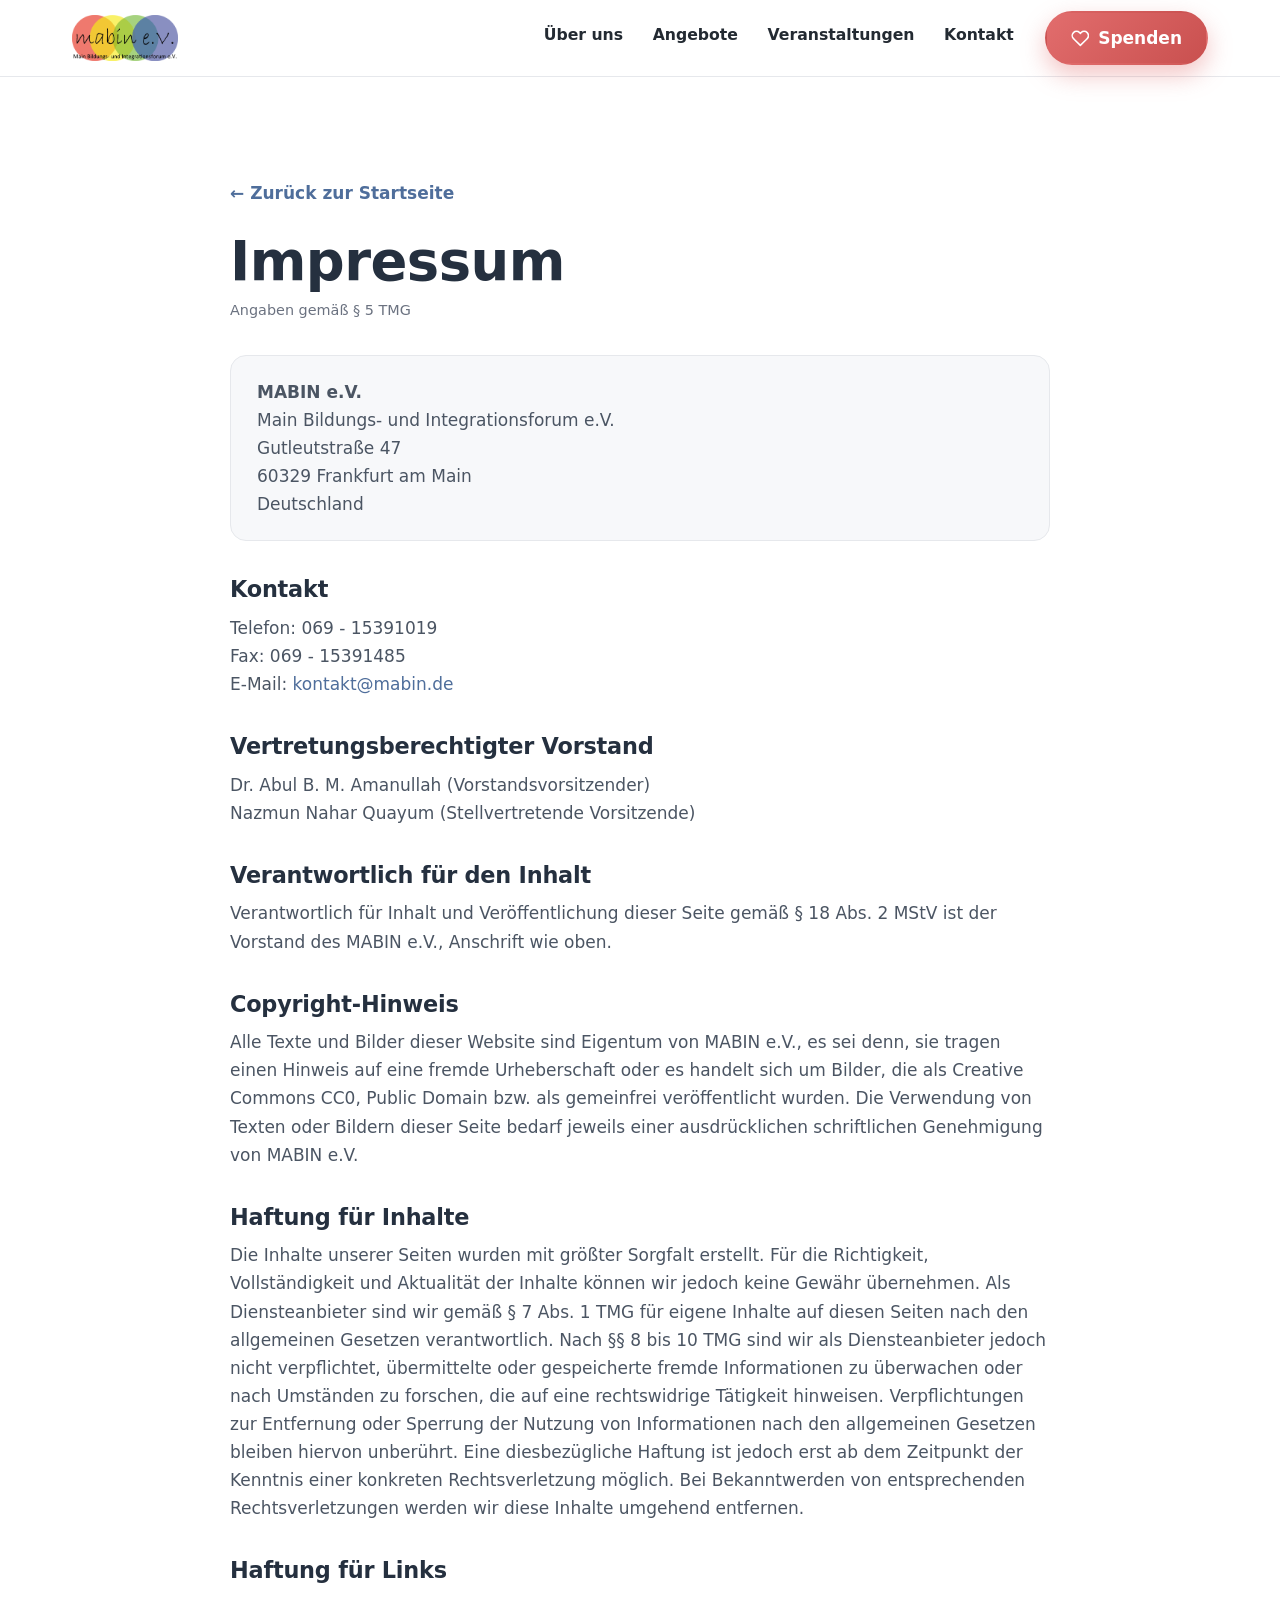
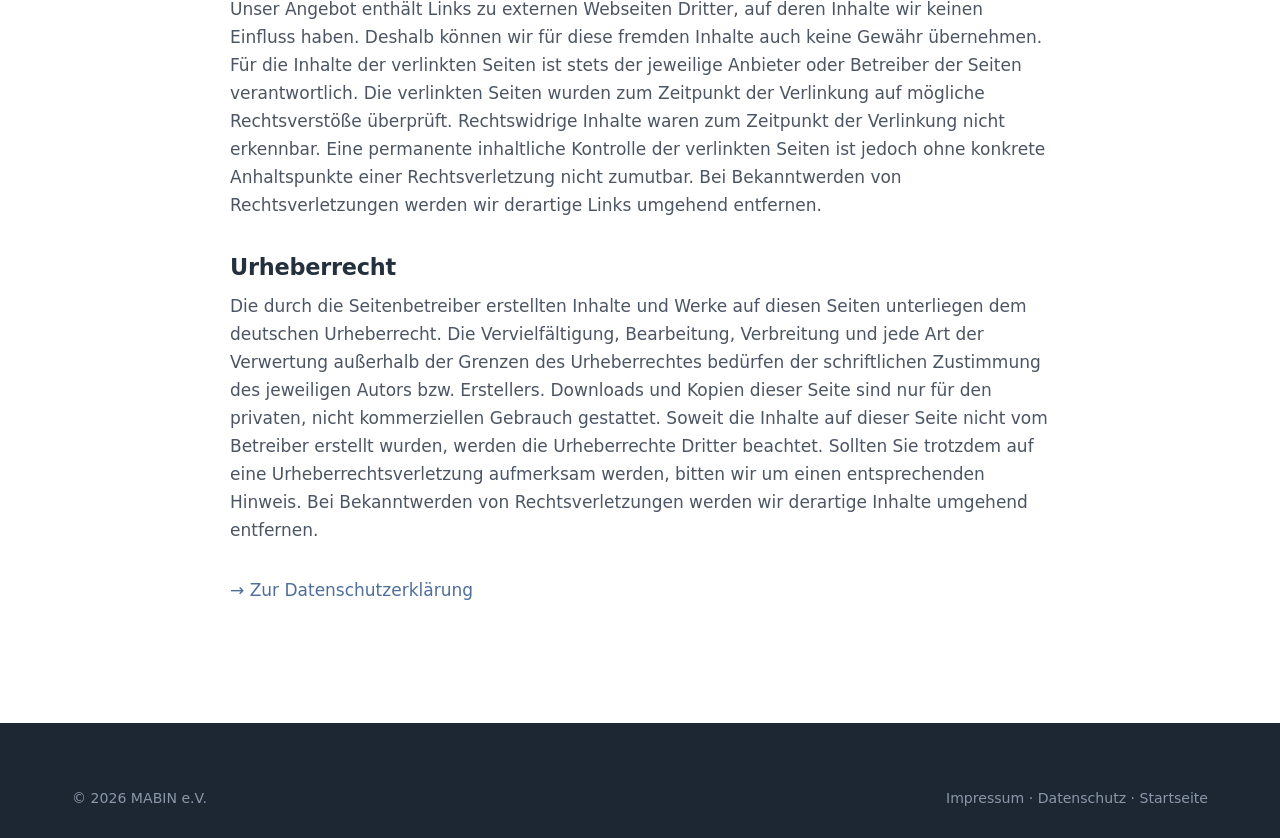
<file: impressum.html>
﻿<!DOCTYPE html>
<html lang="de">
<head>
  <meta charset="utf-8">
  <meta name="viewport" content="width=device-width, initial-scale=1">
  <title>Impressum – MABIN e.V.</title>
  <meta name="description" content="Impressum des MABIN e.V. (Main Bildungs- und Integrationsforum e.V.), Frankfurt am Main.">
  <meta name="robots" content="index, follow">
  <link rel="canonical" href="https://mabin.de/impressum.html">
  <meta name="theme-color" content="#4F6E9B">
  <link rel="icon" href="assets/img/favicon.ico" sizes="any">
  <link rel="icon" type="image/png" href="assets/img/favicon.png">
  <link rel="stylesheet" href="assets/css/styles.css">
</head>
<body>
  <a class="skip-link" href="#main">Zum Inhalt springen</a>

  <header class="site-header">
    <div class="container">
      <nav class="nav" aria-label="Hauptnavigation">
        <a class="nav__brand" href="index.html" aria-label="MABIN e.V. Startseite">
          <img src="assets/img/logo.png" alt="MABIN e.V.">
        </a>
        <ul class="nav__links">
          <li><a href="index.html#ueber-uns">Über uns</a></li>
          <li><a href="index.html#angebote">Angebote</a></li>
          <li><a href="index.html#veranstaltungen">Veranstaltungen</a></li>
          <li><a href="index.html#kontakt">Kontakt</a></li>
        </ul>
        <div class="nav__actions">
          <a class="btn btn--donate js-donate" href="https://www.paypal.com/donate/?hosted_button_id=CHWETNBU39HEJ" target="_blank" rel="noopener">
            <svg viewBox="0 0 24 24" fill="none" stroke="currentColor" stroke-width="2" stroke-linecap="round" stroke-linejoin="round"><path d="M20.8 4.6a5.5 5.5 0 0 0-7.8 0L12 5.7l-1-1.1a5.5 5.5 0 0 0-7.8 7.8l1.1 1L12 21l7.7-7.6 1.1-1a5.5 5.5 0 0 0 0-7.8Z"/></svg>
            Spenden
          </a>
          <button class="nav__toggle" type="button" aria-label="Menü öffnen" aria-expanded="false"><span></span></button>
        </div>
      </nav>
    </div>
  </header>

  <main id="main">
    <section class="section">
      <div class="container">
        <div class="legal">
          <a class="back-link" href="index.html">← Zurück zur Startseite</a>
          <h1 class="page-title">Impressum</h1>
          <p class="updated">Angaben gemäß § 5 TMG</p>

          <div class="box">
            <p style="margin:0"><strong>MABIN e.V.</strong><br>
            Main Bildungs- und Integrationsforum e.V.<br>
            Gutleutstraße 47<br>
            60329 Frankfurt am Main<br>
            Deutschland</p>
          </div>

          <h2>Kontakt</h2>
          <p>Telefon: 069 - 15391019<br>
          Fax: 069 - 15391485<br>
          E-Mail: <a href="mailto:kontakt@mabin.de">kontakt@mabin.de</a></p>

          <h2>Vertretungsberechtigter Vorstand</h2>
          <p>Dr. Abul B. M. Amanullah (Vorstandsvorsitzender)<br>
          Nazmun Nahar Quayum (Stellvertretende Vorsitzende)</p>

          <h2>Verantwortlich für den Inhalt</h2>
          <p>Verantwortlich für Inhalt und Veröffentlichung dieser Seite gemäß § 18 Abs. 2 MStV ist der Vorstand des MABIN e.V., Anschrift wie oben.</p>

          <h2>Copyright-Hinweis</h2>
          <p>Alle Texte und Bilder dieser Website sind Eigentum von MABIN e.V., es sei denn, sie tragen einen Hinweis auf eine fremde Urheberschaft oder es handelt sich um Bilder, die als Creative Commons CC0, Public Domain bzw. als gemeinfrei veröffentlicht wurden. Die Verwendung von Texten oder Bildern dieser Seite bedarf jeweils einer ausdrücklichen schriftlichen Genehmigung von MABIN e.V.</p>

          <h2>Haftung für Inhalte</h2>
          <p>Die Inhalte unserer Seiten wurden mit größter Sorgfalt erstellt. Für die Richtigkeit, Vollständigkeit und Aktualität der Inhalte können wir jedoch keine Gewähr übernehmen. Als Diensteanbieter sind wir gemäß § 7 Abs. 1 TMG für eigene Inhalte auf diesen Seiten nach den allgemeinen Gesetzen verantwortlich. Nach §§ 8 bis 10 TMG sind wir als Diensteanbieter jedoch nicht verpflichtet, übermittelte oder gespeicherte fremde Informationen zu überwachen oder nach Umständen zu forschen, die auf eine rechtswidrige Tätigkeit hinweisen. Verpflichtungen zur Entfernung oder Sperrung der Nutzung von Informationen nach den allgemeinen Gesetzen bleiben hiervon unberührt. Eine diesbezügliche Haftung ist jedoch erst ab dem Zeitpunkt der Kenntnis einer konkreten Rechtsverletzung möglich. Bei Bekanntwerden von entsprechenden Rechtsverletzungen werden wir diese Inhalte umgehend entfernen.</p>

          <h2>Haftung für Links</h2>
          <p>Unser Angebot enthält Links zu externen Webseiten Dritter, auf deren Inhalte wir keinen Einfluss haben. Deshalb können wir für diese fremden Inhalte auch keine Gewähr übernehmen. Für die Inhalte der verlinkten Seiten ist stets der jeweilige Anbieter oder Betreiber der Seiten verantwortlich. Die verlinkten Seiten wurden zum Zeitpunkt der Verlinkung auf mögliche Rechtsverstöße überprüft. Rechtswidrige Inhalte waren zum Zeitpunkt der Verlinkung nicht erkennbar. Eine permanente inhaltliche Kontrolle der verlinkten Seiten ist jedoch ohne konkrete Anhaltspunkte einer Rechtsverletzung nicht zumutbar. Bei Bekanntwerden von Rechtsverletzungen werden wir derartige Links umgehend entfernen.</p>

          <h2>Urheberrecht</h2>
          <p>Die durch die Seitenbetreiber erstellten Inhalte und Werke auf diesen Seiten unterliegen dem deutschen Urheberrecht. Die Vervielfältigung, Bearbeitung, Verbreitung und jede Art der Verwertung außerhalb der Grenzen des Urheberrechtes bedürfen der schriftlichen Zustimmung des jeweiligen Autors bzw. Erstellers. Downloads und Kopien dieser Seite sind nur für den privaten, nicht kommerziellen Gebrauch gestattet. Soweit die Inhalte auf dieser Seite nicht vom Betreiber erstellt wurden, werden die Urheberrechte Dritter beachtet. Sollten Sie trotzdem auf eine Urheberrechtsverletzung aufmerksam werden, bitten wir um einen entsprechenden Hinweis. Bei Bekanntwerden von Rechtsverletzungen werden wir derartige Inhalte umgehend entfernen.</p>

          <p style="margin-top:2rem"><a href="datenschutz.html">→ Zur Datenschutzerklärung</a></p>
        </div>
      </div>
    </section>
  </main>

  <footer class="site-footer">
    <div class="container">
      <div class="footer-bottom" style="border:0;margin:0;padding:0">
        <span>© <span class="js-year">2026</span> MABIN e.V.</span>
        <span><a href="impressum.html">Impressum</a> · <a href="datenschutz.html">Datenschutz</a> · <a href="index.html">Startseite</a></span>
      </div>
    </div>
  </footer>

  <script src="assets/js/events.js"></script>
  <script src="assets/js/main.js"></script>
</body>
</html>
</file>
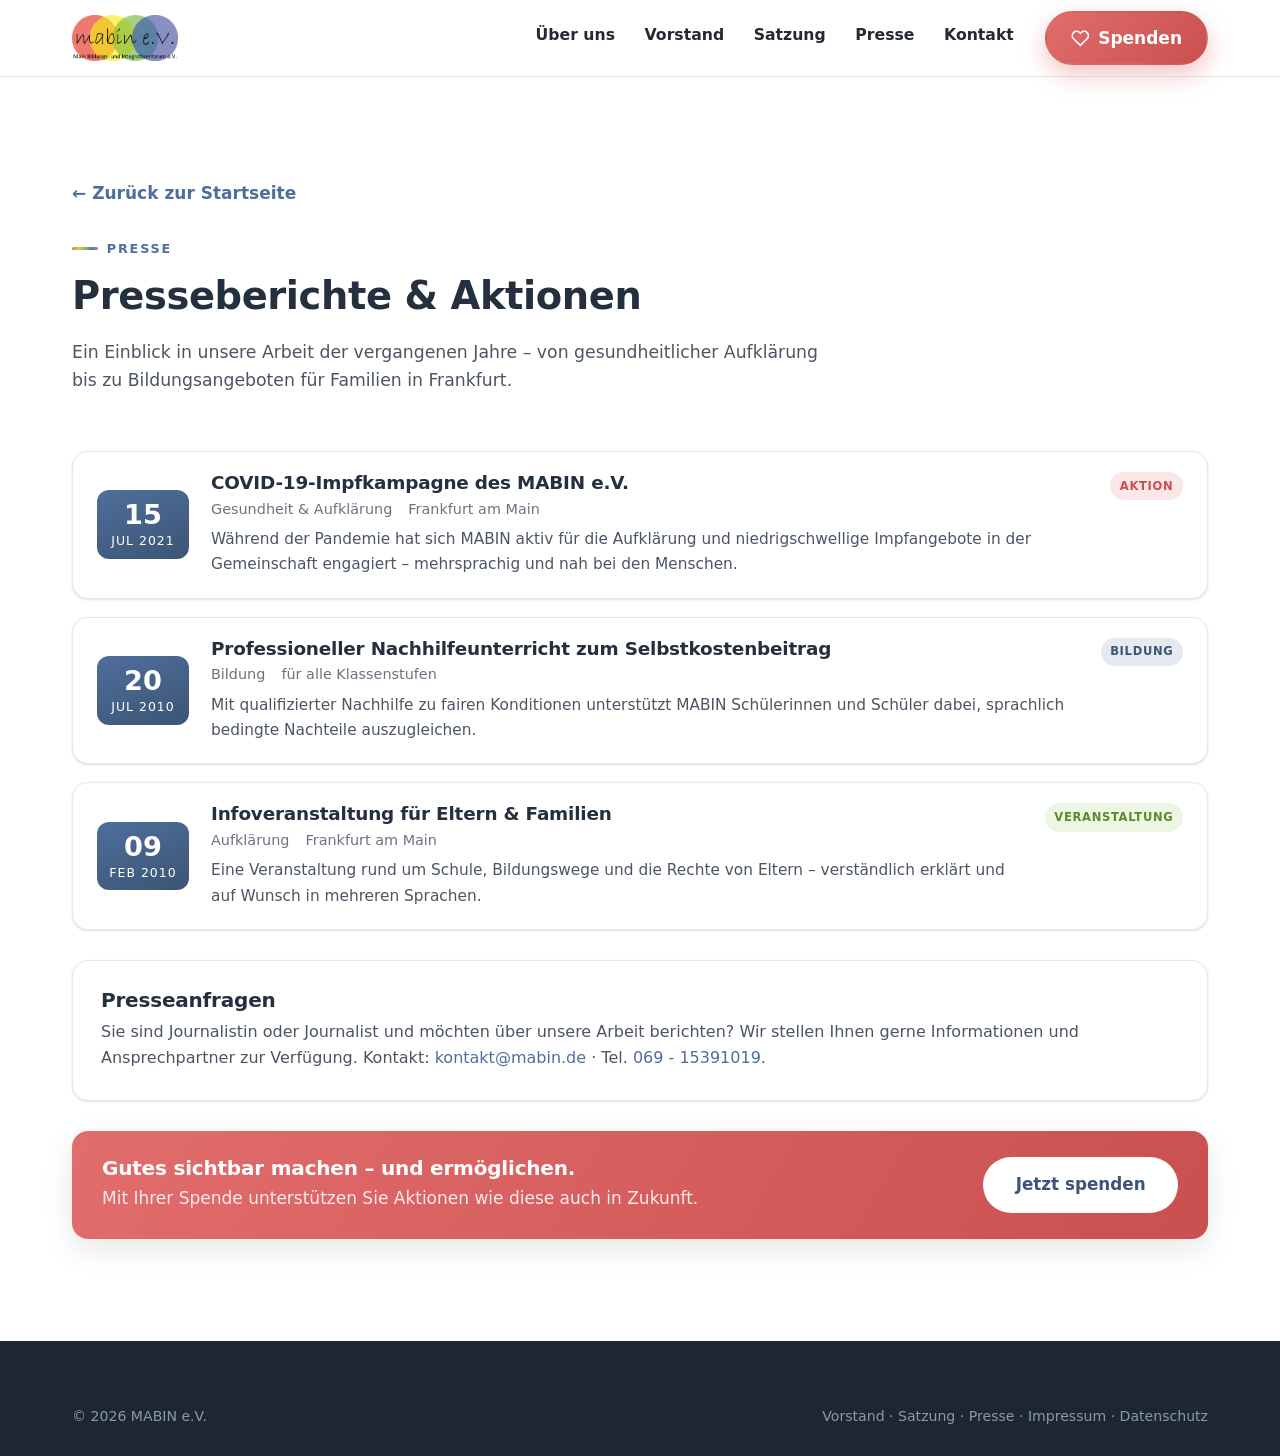
<file: presse.html>
﻿<!DOCTYPE html>
<html lang="de">
<head>
  <meta charset="utf-8">
  <meta name="viewport" content="width=device-width, initial-scale=1">
  <title>Presse – MABIN e.V. Frankfurt</title>
  <meta name="description" content="Presseberichte und Aktionen des MABIN e.V. aus Frankfurt am Main – von der COVID-19-Impfkampagne bis zu Nachhilfe- und Infoveranstaltungen für Familien mit Migrationshintergrund.">
  <meta name="robots" content="index, follow">
  <link rel="canonical" href="https://mabin.de/presse.html">
  <meta name="theme-color" content="#4F6E9B">
  <link rel="icon" href="assets/img/favicon.ico" sizes="any">
  <link rel="icon" type="image/png" href="assets/img/favicon.png">
  <link rel="stylesheet" href="assets/css/styles.css">
</head>
<body>
  <a class="skip-link" href="#main">Zum Inhalt springen</a>

  <header class="site-header">
    <div class="container">
      <nav class="nav" aria-label="Hauptnavigation">
        <a class="nav__brand" href="index.html" aria-label="MABIN e.V. Startseite">
          <img src="assets/img/logo.png" alt="MABIN e.V.">
        </a>
        <ul class="nav__links">
          <li><a href="index.html#ueber-uns">Über uns</a></li>
          <li><a href="vorstand.html">Vorstand</a></li>
          <li><a href="satzung.html">Satzung</a></li>
          <li><a href="presse.html" aria-current="page">Presse</a></li>
          <li><a href="index.html#kontakt">Kontakt</a></li>
        </ul>
        <div class="nav__actions">
          <a class="btn btn--donate js-donate" href="https://www.paypal.com/donate/?hosted_button_id=CHWETNBU39HEJ" target="_blank" rel="noopener">
            <svg viewBox="0 0 24 24" fill="none" stroke="currentColor" stroke-width="2" stroke-linecap="round" stroke-linejoin="round"><path d="M20.8 4.6a5.5 5.5 0 0 0-7.8 0L12 5.7l-1-1.1a5.5 5.5 0 0 0-7.8 7.8l1.1 1L12 21l7.7-7.6 1.1-1a5.5 5.5 0 0 0 0-7.8Z"/></svg>
            Spenden
          </a>
          <button class="nav__toggle" type="button" aria-label="Menü öffnen" aria-expanded="false"><span></span></button>
        </div>
      </nav>
    </div>
  </header>

  <main id="main">
    <section class="section">
      <div class="container">
        <a class="back-link" href="index.html">← Zurück zur Startseite</a>
        <div class="section-head reveal">
          <span class="eyebrow">Presse</span>
          <h2>Presseberichte &amp; Aktionen</h2>
          <p>Ein Einblick in unsere Arbeit der vergangenen Jahre – von gesundheitlicher Aufklärung bis zu Bildungsangeboten für Familien in Frankfurt.</p>
        </div>

        <div class="event-list">
          <article class="event reveal">
            <div class="event__date"><span class="d">15</span><span class="m">Jul 2021</span></div>
            <div class="event__body">
              <h3>COVID-19-Impfkampagne des MABIN e.V.</h3>
              <div class="event__meta"><span>Gesundheit &amp; Aufklärung</span><span>Frankfurt am Main</span></div>
              <p>Während der Pandemie hat sich MABIN aktiv für die Aufklärung und niedrigschwellige Impfangebote in der Gemeinschaft engagiert – mehrsprachig und nah bei den Menschen.</p>
            </div>
            <span class="event__tag tag-special">Aktion</span>
          </article>

          <article class="event reveal">
            <div class="event__date"><span class="d">20</span><span class="m">Jul 2010</span></div>
            <div class="event__body">
              <h3>Professioneller Nachhilfeunterricht zum Selbstkostenbeitrag</h3>
              <div class="event__meta"><span>Bildung</span><span>für alle Klassenstufen</span></div>
              <p>Mit qualifizierter Nachhilfe zu fairen Konditionen unterstützt MABIN Schülerinnen und Schüler dabei, sprachlich bedingte Nachteile auszugleichen.</p>
            </div>
            <span class="event__tag tag-regular">Bildung</span>
          </article>

          <article class="event reveal">
            <div class="event__date"><span class="d">09</span><span class="m">Feb 2010</span></div>
            <div class="event__body">
              <h3>Infoveranstaltung für Eltern &amp; Familien</h3>
              <div class="event__meta"><span>Aufklärung</span><span>Frankfurt am Main</span></div>
              <p>Eine Veranstaltung rund um Schule, Bildungswege und die Rechte von Eltern – verständlich erklärt und auf Wunsch in mehreren Sprachen.</p>
            </div>
            <span class="event__tag tag-upcoming">Veranstaltung</span>
          </article>
        </div>

        <div class="card reveal" style="margin-top:30px">
          <h3>Presseanfragen</h3>
          <p>Sie sind Journalistin oder Journalist und möchten über unsere Arbeit berichten? Wir stellen Ihnen gerne Informationen und Ansprechpartner zur Verfügung. Kontakt: <a href="mailto:kontakt@mabin.de">kontakt@mabin.de</a> · Tel. <a href="tel:+496915391019">069 - 15391019</a>.</p>
        </div>

        <div class="donate-strip reveal" style="margin-top:30px">
          <div>
            <h3>Gutes sichtbar machen – und ermöglichen.</h3>
            <p>Mit Ihrer Spende unterstützen Sie Aktionen wie diese auch in Zukunft.</p>
          </div>
          <a class="btn btn--light btn--lg js-donate" href="https://www.paypal.com/donate/?hosted_button_id=CHWETNBU39HEJ" target="_blank" rel="noopener">Jetzt spenden</a>
        </div>
      </div>
    </section>
  </main>

  <footer class="site-footer">
    <div class="container">
      <div class="footer-bottom" style="border:0;margin:0;padding:0">
        <span>© <span class="js-year">2026</span> MABIN e.V.</span>
        <span><a href="vorstand.html">Vorstand</a> · <a href="satzung.html">Satzung</a> · <a href="presse.html">Presse</a> · <a href="impressum.html">Impressum</a> · <a href="datenschutz.html">Datenschutz</a></span>
      </div>
    </div>
  </footer>

  <div class="donate-fab">
    <a class="btn btn--donate js-donate" href="https://www.paypal.com/donate/?hosted_button_id=CHWETNBU39HEJ" target="_blank" rel="noopener" aria-label="Jetzt spenden">
      <svg viewBox="0 0 24 24" fill="none" stroke="currentColor" stroke-width="2" stroke-linecap="round" stroke-linejoin="round"><path d="M20.8 4.6a5.5 5.5 0 0 0-7.8 0L12 5.7l-1-1.1a5.5 5.5 0 0 0-7.8 7.8l1.1 1L12 21l7.7-7.6 1.1-1a5.5 5.5 0 0 0 0-7.8Z"/></svg>
      Spenden
    </a>
  </div>

  <script src="assets/js/events.js"></script>
  <script src="assets/js/main.js"></script>
</body>
</html>
</file>
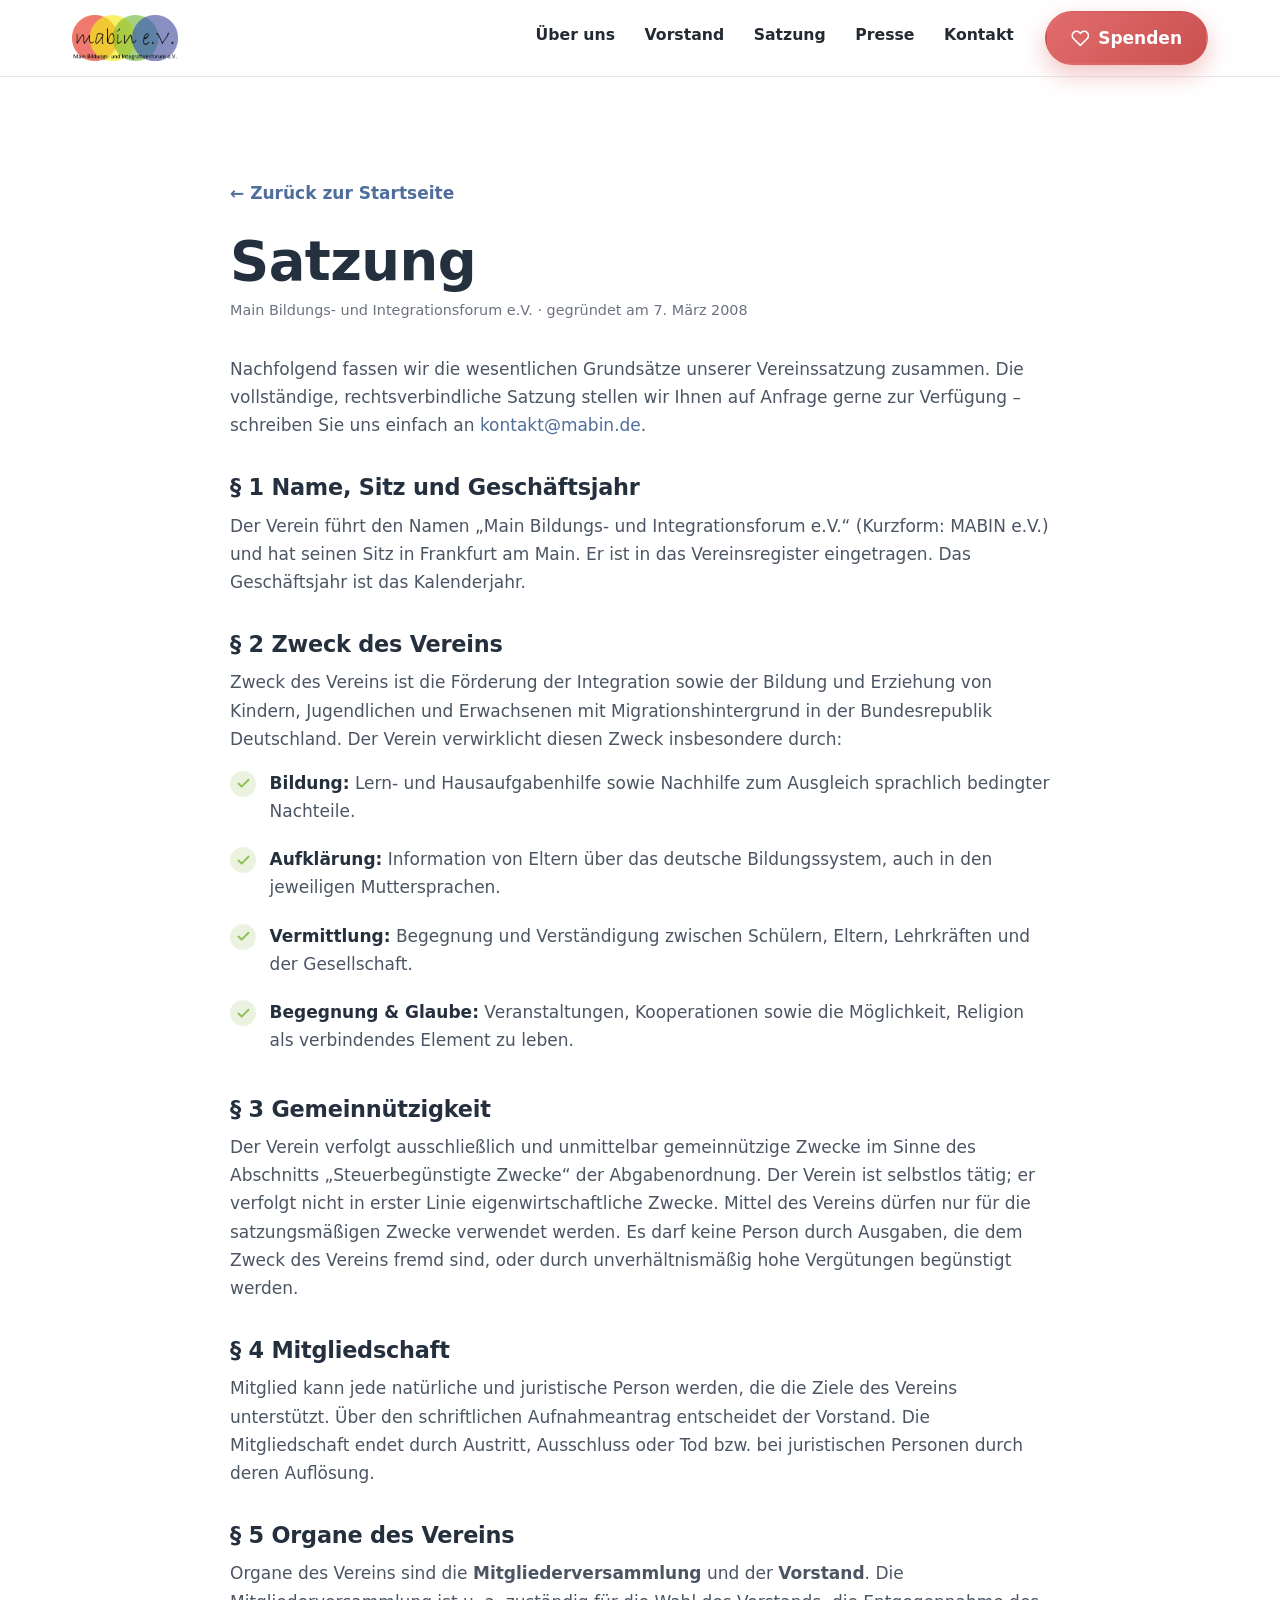
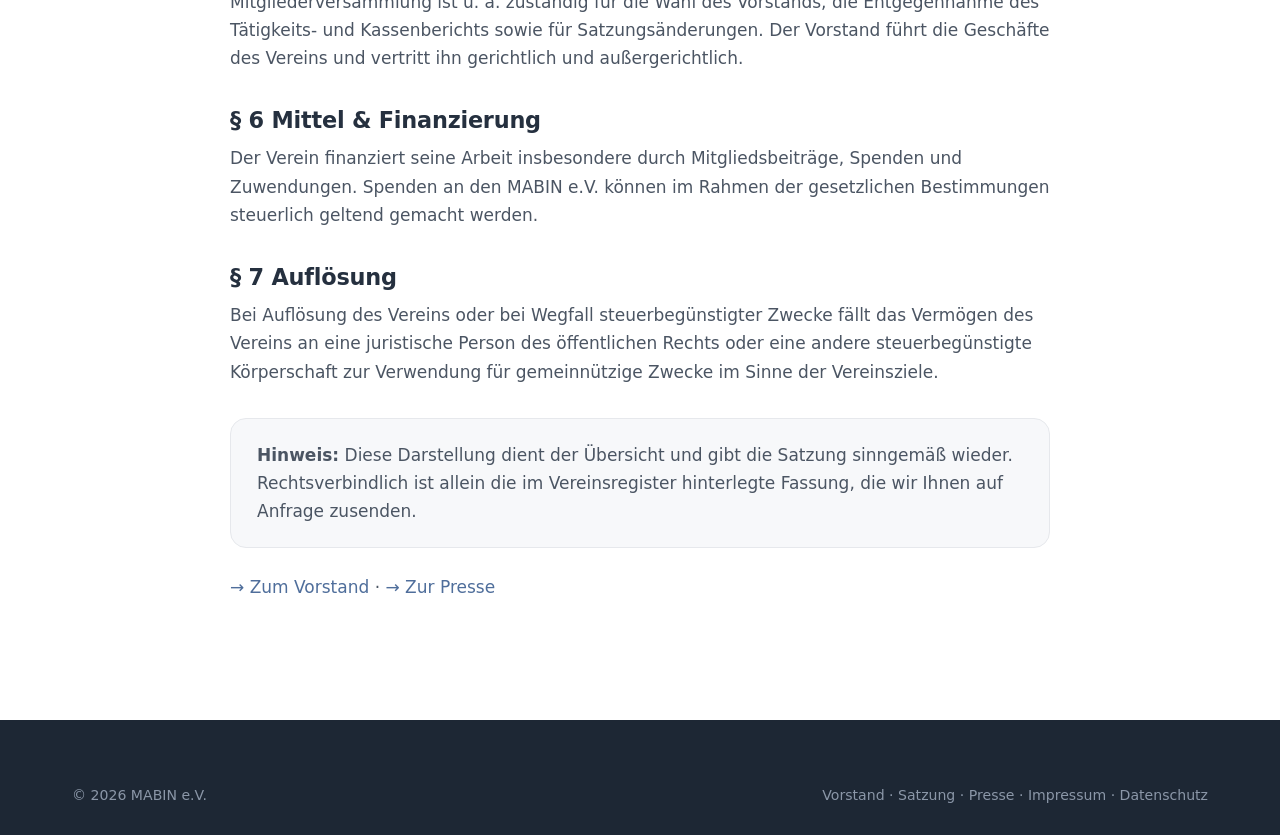
<file: satzung.html>
﻿<!DOCTYPE html>
<html lang="de">
<head>
  <meta charset="utf-8">
  <meta name="viewport" content="width=device-width, initial-scale=1">
  <title>Satzung – MABIN e.V. Frankfurt</title>
  <meta name="description" content="Die Satzung des MABIN e.V. (Main Bildungs- und Integrationsforum e.V.) – Zweck, Gemeinnützigkeit und Grundsätze des Vereins aus Frankfurt am Main.">
  <meta name="robots" content="index, follow">
  <link rel="canonical" href="https://mabin.de/satzung.html">
  <meta name="theme-color" content="#4F6E9B">
  <link rel="icon" href="assets/img/favicon.ico" sizes="any">
  <link rel="icon" type="image/png" href="assets/img/favicon.png">
  <link rel="stylesheet" href="assets/css/styles.css">
</head>
<body>
  <a class="skip-link" href="#main">Zum Inhalt springen</a>

  <header class="site-header">
    <div class="container">
      <nav class="nav" aria-label="Hauptnavigation">
        <a class="nav__brand" href="index.html" aria-label="MABIN e.V. Startseite">
          <img src="assets/img/logo.png" alt="MABIN e.V.">
        </a>
        <ul class="nav__links">
          <li><a href="index.html#ueber-uns">Über uns</a></li>
          <li><a href="vorstand.html">Vorstand</a></li>
          <li><a href="satzung.html" aria-current="page">Satzung</a></li>
          <li><a href="presse.html">Presse</a></li>
          <li><a href="index.html#kontakt">Kontakt</a></li>
        </ul>
        <div class="nav__actions">
          <a class="btn btn--donate js-donate" href="https://www.paypal.com/donate/?hosted_button_id=CHWETNBU39HEJ" target="_blank" rel="noopener">
            <svg viewBox="0 0 24 24" fill="none" stroke="currentColor" stroke-width="2" stroke-linecap="round" stroke-linejoin="round"><path d="M20.8 4.6a5.5 5.5 0 0 0-7.8 0L12 5.7l-1-1.1a5.5 5.5 0 0 0-7.8 7.8l1.1 1L12 21l7.7-7.6 1.1-1a5.5 5.5 0 0 0 0-7.8Z"/></svg>
            Spenden
          </a>
          <button class="nav__toggle" type="button" aria-label="Menü öffnen" aria-expanded="false"><span></span></button>
        </div>
      </nav>
    </div>
  </header>

  <main id="main">
    <section class="section">
      <div class="container">
        <div class="legal">
          <a class="back-link" href="index.html">← Zurück zur Startseite</a>
          <h1 class="page-title">Satzung</h1>
          <p class="updated">Main Bildungs- und Integrationsforum e.V. · gegründet am 7. März 2008</p>

          <p>Nachfolgend fassen wir die wesentlichen Grundsätze unserer Vereinssatzung zusammen. Die vollständige, rechtsverbindliche Satzung stellen wir Ihnen auf Anfrage gerne zur Verfügung – schreiben Sie uns einfach an <a href="mailto:kontakt@mabin.de">kontakt@mabin.de</a>.</p>

          <h2>§ 1 Name, Sitz und Geschäftsjahr</h2>
          <p>Der Verein führt den Namen „Main Bildungs- und Integrationsforum e.V.“ (Kurzform: MABIN e.V.) und hat seinen Sitz in Frankfurt am Main. Er ist in das Vereinsregister eingetragen. Das Geschäftsjahr ist das Kalenderjahr.</p>

          <h2>§ 2 Zweck des Vereins</h2>
          <p>Zweck des Vereins ist die Förderung der Integration sowie der Bildung und Erziehung von Kindern, Jugendlichen und Erwachsenen mit Migrationshintergrund in der Bundesrepublik Deutschland. Der Verein verwirklicht diesen Zweck insbesondere durch:</p>
          <ul class="values" style="margin-top:.6rem">
            <li><span class="tick"><svg viewBox="0 0 24 24" fill="none" stroke="currentColor" stroke-width="3" stroke-linecap="round" stroke-linejoin="round"><path d="M20 6 9 17l-5-5"/></svg></span><span><b>Bildung:</b> Lern- und Hausaufgabenhilfe sowie Nachhilfe zum Ausgleich sprachlich bedingter Nachteile.</span></li>
            <li><span class="tick"><svg viewBox="0 0 24 24" fill="none" stroke="currentColor" stroke-width="3" stroke-linecap="round" stroke-linejoin="round"><path d="M20 6 9 17l-5-5"/></svg></span><span><b>Aufklärung:</b> Information von Eltern über das deutsche Bildungssystem, auch in den jeweiligen Muttersprachen.</span></li>
            <li><span class="tick"><svg viewBox="0 0 24 24" fill="none" stroke="currentColor" stroke-width="3" stroke-linecap="round" stroke-linejoin="round"><path d="M20 6 9 17l-5-5"/></svg></span><span><b>Vermittlung:</b> Begegnung und Verständigung zwischen Schülern, Eltern, Lehrkräften und der Gesellschaft.</span></li>
            <li><span class="tick"><svg viewBox="0 0 24 24" fill="none" stroke="currentColor" stroke-width="3" stroke-linecap="round" stroke-linejoin="round"><path d="M20 6 9 17l-5-5"/></svg></span><span><b>Begegnung &amp; Glaube:</b> Veranstaltungen, Kooperationen sowie die Möglichkeit, Religion als verbindendes Element zu leben.</span></li>
          </ul>

          <h2>§ 3 Gemeinnützigkeit</h2>
          <p>Der Verein verfolgt ausschließlich und unmittelbar gemeinnützige Zwecke im Sinne des Abschnitts „Steuerbegünstigte Zwecke“ der Abgabenordnung. Der Verein ist selbstlos tätig; er verfolgt nicht in erster Linie eigenwirtschaftliche Zwecke. Mittel des Vereins dürfen nur für die satzungsmäßigen Zwecke verwendet werden. Es darf keine Person durch Ausgaben, die dem Zweck des Vereins fremd sind, oder durch unverhältnismäßig hohe Vergütungen begünstigt werden.</p>

          <h2>§ 4 Mitgliedschaft</h2>
          <p>Mitglied kann jede natürliche und juristische Person werden, die die Ziele des Vereins unterstützt. Über den schriftlichen Aufnahmeantrag entscheidet der Vorstand. Die Mitgliedschaft endet durch Austritt, Ausschluss oder Tod bzw. bei juristischen Personen durch deren Auflösung.</p>

          <h2>§ 5 Organe des Vereins</h2>
          <p>Organe des Vereins sind die <strong>Mitgliederversammlung</strong> und der <strong>Vorstand</strong>. Die Mitgliederversammlung ist u. a. zuständig für die Wahl des Vorstands, die Entgegennahme des Tätigkeits- und Kassenberichts sowie für Satzungsänderungen. Der Vorstand führt die Geschäfte des Vereins und vertritt ihn gerichtlich und außergerichtlich.</p>

          <h2>§ 6 Mittel &amp; Finanzierung</h2>
          <p>Der Verein finanziert seine Arbeit insbesondere durch Mitgliedsbeiträge, Spenden und Zuwendungen. Spenden an den MABIN e.V. können im Rahmen der gesetzlichen Bestimmungen steuerlich geltend gemacht werden.</p>

          <h2>§ 7 Auflösung</h2>
          <p>Bei Auflösung des Vereins oder bei Wegfall steuerbegünstigter Zwecke fällt das Vermögen des Vereins an eine juristische Person des öffentlichen Rechts oder eine andere steuerbegünstigte Körperschaft zur Verwendung für gemeinnützige Zwecke im Sinne der Vereinsziele.</p>

          <div class="box" style="margin-top:2rem">
            <p style="margin:0"><strong>Hinweis:</strong> Diese Darstellung dient der Übersicht und gibt die Satzung sinngemäß wieder. Rechtsverbindlich ist allein die im Vereinsregister hinterlegte Fassung, die wir Ihnen auf Anfrage zusenden.</p>
          </div>

          <p style="margin-top:1.6rem"><a href="vorstand.html">→ Zum Vorstand</a> · <a href="presse.html">→ Zur Presse</a></p>
        </div>
      </div>
    </section>
  </main>

  <footer class="site-footer">
    <div class="container">
      <div class="footer-bottom" style="border:0;margin:0;padding:0">
        <span>© <span class="js-year">2026</span> MABIN e.V.</span>
        <span><a href="vorstand.html">Vorstand</a> · <a href="satzung.html">Satzung</a> · <a href="presse.html">Presse</a> · <a href="impressum.html">Impressum</a> · <a href="datenschutz.html">Datenschutz</a></span>
      </div>
    </div>
  </footer>

  <div class="donate-fab">
    <a class="btn btn--donate js-donate" href="https://www.paypal.com/donate/?hosted_button_id=CHWETNBU39HEJ" target="_blank" rel="noopener" aria-label="Jetzt spenden">
      <svg viewBox="0 0 24 24" fill="none" stroke="currentColor" stroke-width="2" stroke-linecap="round" stroke-linejoin="round"><path d="M20.8 4.6a5.5 5.5 0 0 0-7.8 0L12 5.7l-1-1.1a5.5 5.5 0 0 0-7.8 7.8l1.1 1L12 21l7.7-7.6 1.1-1a5.5 5.5 0 0 0 0-7.8Z"/></svg>
      Spenden
    </a>
  </div>

  <script src="assets/js/events.js"></script>
  <script src="assets/js/main.js"></script>
</body>
</html>
</file>
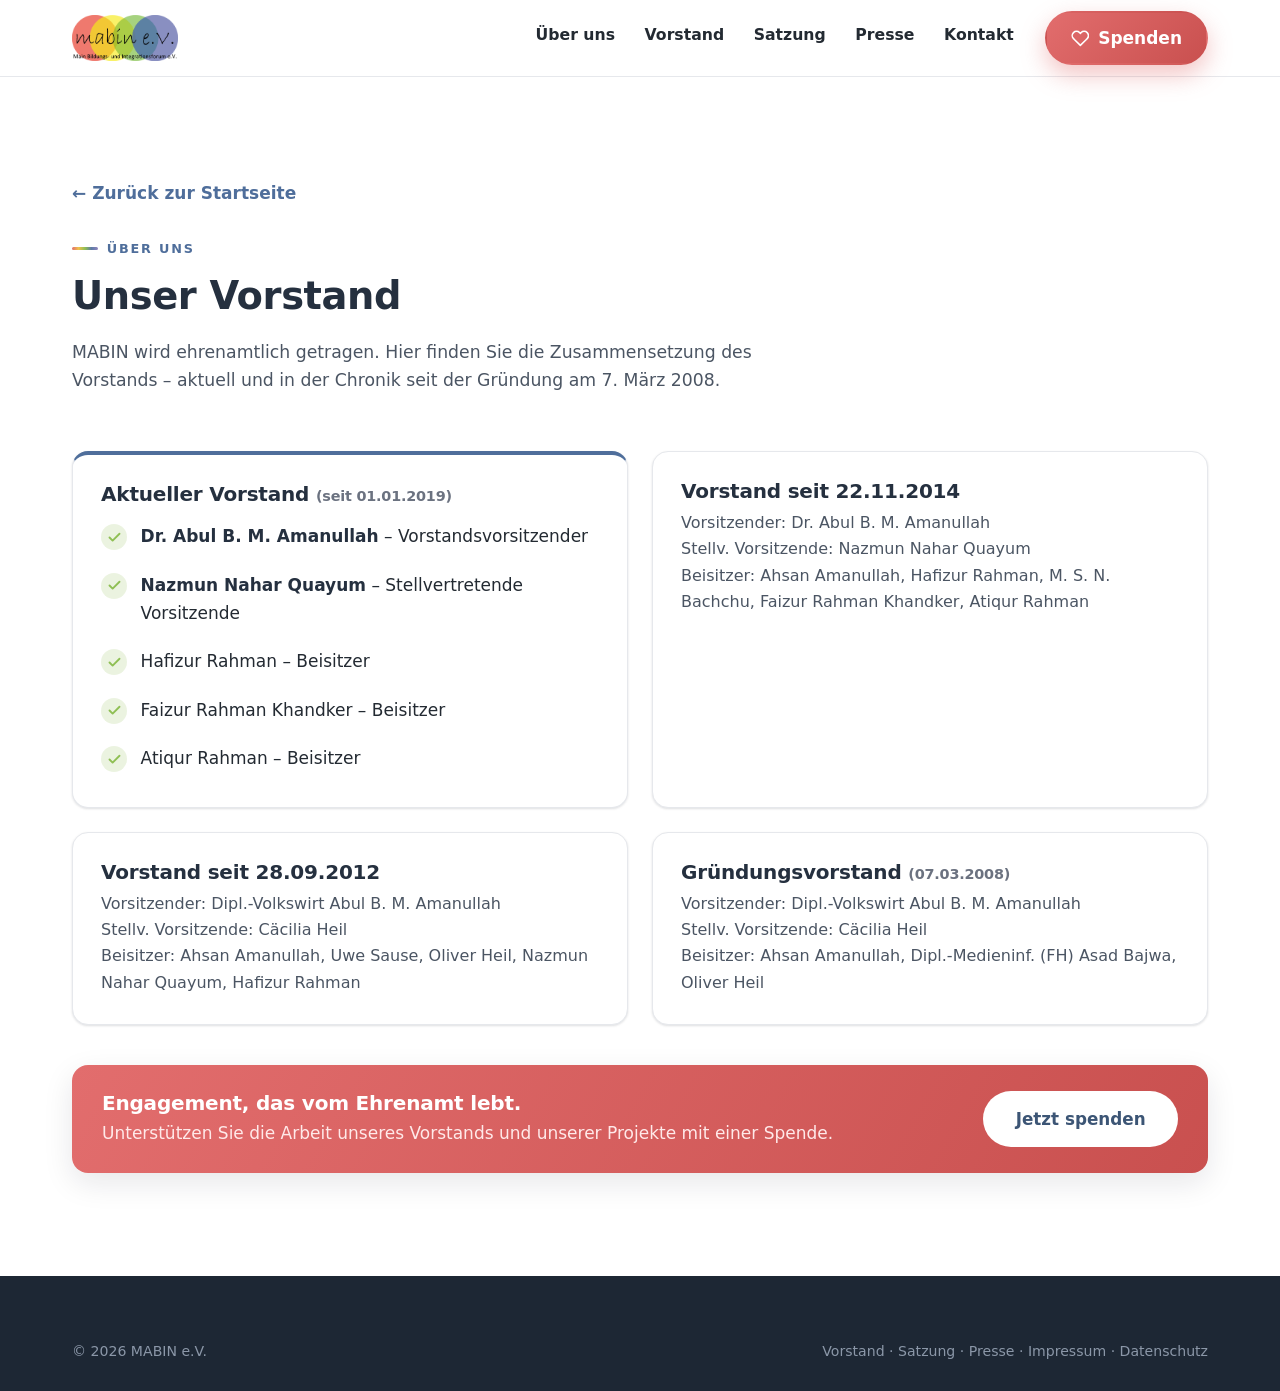
<file: vorstand.html>
﻿<!DOCTYPE html>
<html lang="de">
<head>
  <meta charset="utf-8">
  <meta name="viewport" content="width=device-width, initial-scale=1">
  <title>Vorstand – MABIN e.V. Frankfurt</title>
  <meta name="description" content="Der Vorstand des MABIN e.V. (Main Bildungs- und Integrationsforum e.V.) in Frankfurt am Main – die ehrenamtlich Engagierten hinter unserer Bildungs- und Integrationsarbeit seit 2008.">
  <meta name="robots" content="index, follow">
  <link rel="canonical" href="https://mabin.de/vorstand.html">
  <meta name="theme-color" content="#4F6E9B">
  <link rel="icon" href="assets/img/favicon.ico" sizes="any">
  <link rel="icon" type="image/png" href="assets/img/favicon.png">
  <link rel="stylesheet" href="assets/css/styles.css">
</head>
<body>
  <a class="skip-link" href="#main">Zum Inhalt springen</a>

  <header class="site-header">
    <div class="container">
      <nav class="nav" aria-label="Hauptnavigation">
        <a class="nav__brand" href="index.html" aria-label="MABIN e.V. Startseite">
          <img src="assets/img/logo.png" alt="MABIN e.V.">
        </a>
        <ul class="nav__links">
          <li><a href="index.html#ueber-uns">Über uns</a></li>
          <li><a href="vorstand.html" aria-current="page">Vorstand</a></li>
          <li><a href="satzung.html">Satzung</a></li>
          <li><a href="presse.html">Presse</a></li>
          <li><a href="index.html#kontakt">Kontakt</a></li>
        </ul>
        <div class="nav__actions">
          <a class="btn btn--donate js-donate" href="https://www.paypal.com/donate/?hosted_button_id=CHWETNBU39HEJ" target="_blank" rel="noopener">
            <svg viewBox="0 0 24 24" fill="none" stroke="currentColor" stroke-width="2" stroke-linecap="round" stroke-linejoin="round"><path d="M20.8 4.6a5.5 5.5 0 0 0-7.8 0L12 5.7l-1-1.1a5.5 5.5 0 0 0-7.8 7.8l1.1 1L12 21l7.7-7.6 1.1-1a5.5 5.5 0 0 0 0-7.8Z"/></svg>
            Spenden
          </a>
          <button class="nav__toggle" type="button" aria-label="Menü öffnen" aria-expanded="false"><span></span></button>
        </div>
      </nav>
    </div>
  </header>

  <main id="main">
    <section class="section">
      <div class="container">
        <a class="back-link" href="index.html">← Zurück zur Startseite</a>
        <div class="section-head reveal">
          <span class="eyebrow">Über uns</span>
          <h2>Unser Vorstand</h2>
          <p>MABIN wird ehrenamtlich getragen. Hier finden Sie die Zusammensetzung des Vorstands – aktuell und in der Chronik seit der Gründung am 7. März 2008.</p>
        </div>

        <div class="grid grid--2">
          <article class="card bar-top reveal">
            <h3>Aktueller Vorstand <span style="color:var(--muted);font-weight:600;font-size:.9rem">(seit 01.01.2019)</span></h3>
            <ul class="values" style="margin-top:1rem">
              <li><span class="tick"><svg viewBox="0 0 24 24" fill="none" stroke="currentColor" stroke-width="3" stroke-linecap="round" stroke-linejoin="round"><path d="M20 6 9 17l-5-5"/></svg></span><span><b>Dr. Abul B. M. Amanullah</b> – Vorstandsvorsitzender</span></li>
              <li><span class="tick"><svg viewBox="0 0 24 24" fill="none" stroke="currentColor" stroke-width="3" stroke-linecap="round" stroke-linejoin="round"><path d="M20 6 9 17l-5-5"/></svg></span><span><b>Nazmun Nahar Quayum</b> – Stellvertretende Vorsitzende</span></li>
              <li><span class="tick"><svg viewBox="0 0 24 24" fill="none" stroke="currentColor" stroke-width="3" stroke-linecap="round" stroke-linejoin="round"><path d="M20 6 9 17l-5-5"/></svg></span><span>Hafizur Rahman – Beisitzer</span></li>
              <li><span class="tick"><svg viewBox="0 0 24 24" fill="none" stroke="currentColor" stroke-width="3" stroke-linecap="round" stroke-linejoin="round"><path d="M20 6 9 17l-5-5"/></svg></span><span>Faizur Rahman Khandker – Beisitzer</span></li>
              <li><span class="tick"><svg viewBox="0 0 24 24" fill="none" stroke="currentColor" stroke-width="3" stroke-linecap="round" stroke-linejoin="round"><path d="M20 6 9 17l-5-5"/></svg></span><span>Atiqur Rahman – Beisitzer</span></li>
            </ul>
          </article>

          <article class="card reveal">
            <h3>Vorstand seit 22.11.2014</h3>
            <p style="color:var(--ink-soft)">Vorsitzender: Dr. Abul B. M. Amanullah<br>
            Stellv. Vorsitzende: Nazmun Nahar Quayum<br>
            Beisitzer: Ahsan Amanullah, Hafizur Rahman, M. S. N. Bachchu, Faizur Rahman Khandker, Atiqur Rahman</p>
          </article>

          <article class="card reveal">
            <h3>Vorstand seit 28.09.2012</h3>
            <p style="color:var(--ink-soft)">Vorsitzender: Dipl.-Volkswirt Abul B. M. Amanullah<br>
            Stellv. Vorsitzende: Cäcilia Heil<br>
            Beisitzer: Ahsan Amanullah, Uwe Sause, Oliver Heil, Nazmun Nahar Quayum, Hafizur Rahman</p>
          </article>

          <article class="card reveal">
            <h3>Gründungsvorstand <span style="color:var(--muted);font-weight:600;font-size:.9rem">(07.03.2008)</span></h3>
            <p style="color:var(--ink-soft)">Vorsitzender: Dipl.-Volkswirt Abul B. M. Amanullah<br>
            Stellv. Vorsitzende: Cäcilia Heil<br>
            Beisitzer: Ahsan Amanullah, Dipl.-Medieninf. (FH) Asad Bajwa, Oliver Heil</p>
          </article>
        </div>

        <div class="donate-strip reveal" style="margin-top:40px">
          <div>
            <h3>Engagement, das vom Ehrenamt lebt.</h3>
            <p>Unterstützen Sie die Arbeit unseres Vorstands und unserer Projekte mit einer Spende.</p>
          </div>
          <a class="btn btn--light btn--lg js-donate" href="https://www.paypal.com/donate/?hosted_button_id=CHWETNBU39HEJ" target="_blank" rel="noopener">Jetzt spenden</a>
        </div>
      </div>
    </section>
  </main>

  <footer class="site-footer">
    <div class="container">
      <div class="footer-bottom" style="border:0;margin:0;padding:0">
        <span>© <span class="js-year">2026</span> MABIN e.V.</span>
        <span><a href="vorstand.html">Vorstand</a> · <a href="satzung.html">Satzung</a> · <a href="presse.html">Presse</a> · <a href="impressum.html">Impressum</a> · <a href="datenschutz.html">Datenschutz</a></span>
      </div>
    </div>
  </footer>

  <div class="donate-fab">
    <a class="btn btn--donate js-donate" href="https://www.paypal.com/donate/?hosted_button_id=CHWETNBU39HEJ" target="_blank" rel="noopener" aria-label="Jetzt spenden">
      <svg viewBox="0 0 24 24" fill="none" stroke="currentColor" stroke-width="2" stroke-linecap="round" stroke-linejoin="round"><path d="M20.8 4.6a5.5 5.5 0 0 0-7.8 0L12 5.7l-1-1.1a5.5 5.5 0 0 0-7.8 7.8l1.1 1L12 21l7.7-7.6 1.1-1a5.5 5.5 0 0 0 0-7.8Z"/></svg>
      Spenden
    </a>
  </div>

  <script src="assets/js/events.js"></script>
  <script src="assets/js/main.js"></script>
</body>
</html>
</file>
<file: assets/css/styles.css>
/* =====================================================================
   MABIN e.V. – Gemeinsames Stylesheet
   Designsystem auf Basis der fünf Logo-Farben (überlappende Kreise).
   Keine externen Fonts/CDNs -> datenschutzfreundlich (DSGVO).
   ===================================================================== */

/* ---------- Design Tokens ---------- */
:root {
  /* Markenfarben (aus dem Logo) */
  --c-coral:  #E26D6D;
  --c-amber:  #EFC04C;
  --c-green:  #8FBF54;
  --c-blue:   #5E7BA6;
  --c-purple: #9085BE;

  /* Abgeleitete Farben */
  --brand:        #4F6E9B;   /* primäres Blau, etwas tiefer */
  --brand-dark:   #3C5575;
  --brand-ink:    #25303f;
  --accent:       #E26D6D;   /* Spenden / Aufmerksamkeit */
  --accent-dark:  #c9504f;

  /* Neutrale Töne */
  --ink:        #232a32;
  --ink-soft:   #4b5563;
  --muted:      #6b7280;
  --line:       #e6e8ec;
  --bg:         #ffffff;
  --bg-soft:    #f7f8fa;
  --bg-tint:    #f2f5f9;
  --white:      #ffffff;

  /* Typografie */
  --font-sans: "Segoe UI", system-ui, -apple-system, "Helvetica Neue", Arial, "Noto Sans", sans-serif;
  --font-bn:   "Noto Sans Bengali", "Nirmala UI", "Vrinda", "Shonar Bangla", system-ui, sans-serif;

  /* Maße */
  --maxw: 1180px;
  --radius: 16px;
  --radius-sm: 10px;
  --radius-lg: 26px;
  --shadow-sm: 0 1px 2px rgba(16,24,40,.06), 0 1px 3px rgba(16,24,40,.08);
  --shadow:    0 10px 30px rgba(16,24,40,.10);
  --shadow-lg: 0 24px 60px rgba(16,24,40,.16);
  --gap: 24px;
  --header-h: 76px;
  --ring: 0 0 0 4px rgba(79,110,155,.20);
}

/* ---------- Reset ---------- */
*, *::before, *::after { box-sizing: border-box; }
html { scroll-behavior: smooth; -webkit-text-size-adjust: 100%; scroll-padding-top: calc(var(--header-h) + 16px); }
body {
  margin: 0;
  font-family: var(--font-sans);
  color: var(--ink);
  background: var(--bg);
  line-height: 1.65;
  font-size: 17px;
  -webkit-font-smoothing: antialiased;
  text-rendering: optimizeLegibility;
  overflow-x: hidden;
}
body.lang-bn { font-family: var(--font-bn); line-height: 1.85; }
img { max-width: 100%; display: block; height: auto; }
a { color: var(--brand); text-decoration: none; transition: color .18s ease; }
a:hover { color: var(--brand-dark); }
h1,h2,h3,h4 { line-height: 1.18; color: var(--brand-ink); margin: 0 0 .5em; font-weight: 800; letter-spacing: -.01em; }
h1 { font-size: clamp(2.1rem, 5vw, 3.4rem); }
h2 { font-size: clamp(1.6rem, 3.4vw, 2.4rem); }
h3 { font-size: 1.25rem; }
p { margin: 0 0 1rem; }
ul { margin: 0 0 1rem; padding-left: 1.2rem; }
li { margin-bottom: .4rem; }
:focus-visible { outline: none; box-shadow: var(--ring); border-radius: 6px; }

/* ---------- Layout-Helfer ---------- */
.container { width: 100%; max-width: var(--maxw); margin: 0 auto; padding: 0 22px; }
.section { padding: clamp(56px, 8vw, 104px) 0; }
.section--tint { background: var(--bg-soft); }
.section--brand { background: linear-gradient(160deg, var(--brand) 0%, var(--brand-dark) 100%); color: #eef2f8; }
.section--brand h2, .section--brand h3 { color: #fff; }
.eyebrow {
  display: inline-flex; align-items: center; gap: .55rem;
  font-size: .8rem; font-weight: 700; letter-spacing: .14em; text-transform: uppercase;
  color: var(--brand); margin-bottom: .9rem;
}
.eyebrow::before { content: ""; width: 26px; height: 3px; border-radius: 3px;
  background: linear-gradient(90deg, var(--c-coral), var(--c-amber), var(--c-green), var(--c-blue), var(--c-purple)); }
.section--brand .eyebrow { color: #cfe0f5; }
.section-head { max-width: 760px; margin-bottom: clamp(32px, 5vw, 56px); }
.section-head.center { margin-left: auto; margin-right: auto; text-align: center; }
.section-head p { color: var(--ink-soft); font-size: 1.08rem; }
.section--brand .section-head p { color: #d7e2f1; }
.lead { font-size: 1.18rem; color: var(--ink-soft); }

/* ---------- Buttons ---------- */
.btn {
  display: inline-flex; align-items: center; justify-content: center; gap: .55rem;
  font: inherit; font-weight: 700; line-height: 1; cursor: pointer;
  padding: .95rem 1.5rem; border-radius: 999px; border: 2px solid transparent;
  transition: transform .15s ease, box-shadow .2s ease, background .2s ease, color .2s ease;
  text-align: center; white-space: nowrap;
}
.btn:active { transform: translateY(1px); }
.btn--primary { background: var(--brand); color: #fff; box-shadow: 0 8px 20px rgba(79,110,155,.30); }
.btn--primary:hover { background: var(--brand-dark); color: #fff; transform: translateY(-2px); }
.btn--ghost { background: transparent; color: var(--brand); border-color: rgba(79,110,155,.35); }
.btn--ghost:hover { background: rgba(79,110,155,.08); color: var(--brand-dark); }
.btn--light { background: #fff; color: var(--brand-dark); }
.btn--light:hover { transform: translateY(-2px); box-shadow: var(--shadow); }
.btn--lg { padding: 1.1rem 1.9rem; font-size: 1.05rem; }
.btn--block { display: flex; width: 100%; }

/* Spenden-Button (auffällig, warm) */
.btn--donate {
  background: linear-gradient(135deg, var(--c-coral) 0%, var(--accent-dark) 100%);
  color: #fff; box-shadow: 0 10px 24px rgba(226,109,109,.40);
}
.btn--donate:hover { color:#fff; transform: translateY(-2px); box-shadow: 0 14px 30px rgba(226,109,109,.5); }
.btn--donate svg { width: 1.1em; height: 1.1em; }

/* ---------- Header / Navigation ---------- */
.site-header {
  position: sticky; top: 0; z-index: 100;
  background: rgba(255,255,255,.88); backdrop-filter: saturate(180%) blur(12px);
  border-bottom: 1px solid var(--line);
}
.nav { display: flex; align-items: center; gap: 18px; height: var(--header-h); }
.nav__brand { display: flex; align-items: center; gap: 12px; margin-right: auto; flex-shrink: 0; }
.nav__brand img { height: 46px; width: auto; max-width: none; flex: none; }
.nav__links { display: flex; align-items: center; gap: 4px; list-style: none; margin: 0; padding: 0; }
.nav__links a {
  display: inline-block; padding: .55rem .8rem; border-radius: 8px;
  color: var(--ink); font-weight: 600; font-size: .98rem;
}
.nav__links a:hover { background: var(--bg-tint); color: var(--brand-dark); }
.nav__actions { display: flex; align-items: center; gap: 12px; }

/* Sprachumschalter */
.lang-switch { position: relative; }
.lang-switch__btn {
  display: inline-flex; align-items: center; gap: .4rem; cursor: pointer;
  background: var(--bg-tint); border: 1px solid var(--line); border-radius: 999px;
  padding: .5rem .8rem; font: inherit; font-weight: 700; font-size: .9rem; color: var(--ink);
}
.lang-switch__btn:hover { border-color: var(--brand); }
.lang-switch__menu {
  position: absolute; right: 0; top: calc(100% + 8px); min-width: 168px;
  background: #fff; border: 1px solid var(--line); border-radius: 12px;
  box-shadow: var(--shadow); padding: 6px; list-style: none; margin: 0;
  opacity: 0; visibility: hidden; transform: translateY(-6px); transition: all .18s ease;
}
.lang-switch.open .lang-switch__menu { opacity: 1; visibility: visible; transform: translateY(0); }
.lang-switch__menu a {
  display: flex; align-items: center; gap: .6rem; padding: .55rem .7rem; border-radius: 8px;
  color: var(--ink); font-weight: 600; font-size: .95rem;
}
.lang-switch__menu a:hover { background: var(--bg-tint); }
.lang-switch__menu a[aria-current="true"] { color: var(--brand); background: var(--bg-tint); }
.lang-flag { font-size: 1.05rem; }

/* Mobile-Toggle */
.nav__toggle {
  display: none; width: 46px; height: 46px; border: 1px solid var(--line);
  background: #fff; border-radius: 10px; cursor: pointer; padding: 0;
  align-items: center; justify-content: center;
}
.nav__toggle span, .nav__toggle span::before, .nav__toggle span::after {
  content: ""; display: block; width: 22px; height: 2px; background: var(--ink);
  border-radius: 2px; transition: .2s ease; position: relative;
}
.nav__toggle span::before { position: absolute; top: -7px; }
.nav__toggle span::after  { position: absolute; top: 7px; }
.nav.open .nav__toggle span { background: transparent; }
.nav.open .nav__toggle span::before { transform: rotate(45deg); top: 0; }
.nav.open .nav__toggle span::after  { transform: rotate(-45deg); top: 0; }

/* ---------- Gebetszeiten-Leiste (Mawaqit) ---------- */
.prayer-bar {
  background: linear-gradient(135deg, var(--brand-dark), var(--brand));
  color: #eaf1fb;
}
.prayer-bar__inner {
  display: flex; align-items: center; gap: 16px; flex-wrap: wrap;
  padding: 10px 0; font-size: .92rem;
}
.prayer-bar__label { display: inline-flex; align-items: center; gap: .5rem; font-weight: 700; color: #fff; }
.prayer-bar__label svg { width: 18px; height: 18px; }
.prayer-bar__times { display: flex; flex-wrap: wrap; gap: 6px 14px; margin: 0; padding: 0; list-style: none; }
.prayer-bar__times li { display: inline-flex; gap: .4rem; }
.prayer-bar__times b { color: #fff; }
.prayer-bar__link { margin-left: auto; color: #fff; font-weight: 700; border-bottom: 1px solid rgba(255,255,255,.5); }
.prayer-bar__link:hover { color: #fff; border-color: #fff; }

/* ---------- Hero ---------- */
.hero { position: relative; overflow: hidden; background: var(--bg); padding: clamp(48px, 7vw, 96px) 0; }
.hero::before {
  content: ""; position: absolute; inset: 0; z-index: 0; opacity: .9;
  background:
    radial-gradient(420px 420px at 12% 18%, rgba(226,109,109,.16), transparent 60%),
    radial-gradient(420px 420px at 35% 80%, rgba(239,192,76,.16), transparent 60%),
    radial-gradient(460px 460px at 62% 12%, rgba(143,191,84,.15), transparent 60%),
    radial-gradient(520px 520px at 86% 60%, rgba(94,123,166,.18), transparent 60%),
    radial-gradient(420px 420px at 70% 95%, rgba(144,133,190,.16), transparent 60%);
}
.hero__grid {
  position: relative; z-index: 1; display: grid; grid-template-columns: 1.05fr .95fr;
  gap: clamp(28px, 5vw, 60px); align-items: center;
}
.hero__badge {
  display: inline-flex; align-items: center; gap: .55rem; background: #fff;
  border: 1px solid var(--line); border-radius: 999px; padding: .45rem .9rem;
  font-size: .85rem; font-weight: 700; color: var(--brand-dark); box-shadow: var(--shadow-sm);
  margin-bottom: 1.2rem;
}
.hero__badge .dot { width: 9px; height: 9px; border-radius: 50%; background: var(--c-green); box-shadow: 0 0 0 4px rgba(143,191,84,.25); }
.hero h1 { margin-bottom: .6rem; }
.hero h1 .accent {
  background: linear-gradient(120deg, var(--c-coral), var(--c-blue) 60%, var(--c-purple));
  -webkit-background-clip: text; background-clip: text; color: transparent;
}
.hero__sub { font-size: 1.18rem; color: var(--ink-soft); max-width: 560px; margin-bottom: 1.8rem; }
.hero__cta { display: flex; flex-wrap: wrap; gap: 14px; margin-bottom: 1.6rem; }
.hero__stats { display: flex; flex-wrap: wrap; gap: 26px; margin-top: .4rem; }
.hero__stat .num { font-size: 1.7rem; font-weight: 800; color: var(--brand-ink); }
.hero__stat .lbl { font-size: .9rem; color: var(--muted); }

.hero__art { position: relative; display: grid; place-items: center; }
.hero__art-card {
  position: relative; background: #fff; border: 1px solid var(--line);
  border-radius: var(--radius-lg); box-shadow: var(--shadow-lg); padding: 30px;
  width: 100%; max-width: 440px;
}
.hero__art-card img { width: 100%; }
.hero__art-card .caption { text-align: center; margin-top: 14px; color: var(--muted); font-size: .92rem; }
.hero__chip {
  position: absolute; background: #fff; border: 1px solid var(--line); border-radius: 14px;
  box-shadow: var(--shadow); padding: .7rem .95rem; display: flex; align-items: center; gap: .6rem;
  font-weight: 700; font-size: .9rem;
}
.hero__chip .ico { width: 34px; height: 34px; border-radius: 10px; display: grid; place-items: center; color: #fff; }
.hero__chip--1 { top: 6%; left: -6%; }
.hero__chip--2 { bottom: 8%; right: -5%; }

/* ---------- Karten / Features ---------- */
.grid { display: grid; gap: var(--gap); }
.grid--3 { grid-template-columns: repeat(3, 1fr); }
.grid--2 { grid-template-columns: repeat(2, 1fr); }
.grid--4 { grid-template-columns: repeat(4, 1fr); }

.card {
  background: #fff; border: 1px solid var(--line); border-radius: var(--radius);
  padding: 28px; box-shadow: var(--shadow-sm); transition: transform .2s ease, box-shadow .2s ease;
  height: 100%;
}
.card:hover { transform: translateY(-4px); box-shadow: var(--shadow); }
.card__icon {
  width: 54px; height: 54px; border-radius: 14px; display: grid; place-items: center;
  margin-bottom: 16px; color: #fff;
}
.card__icon svg { width: 26px; height: 26px; }
.card h3 { margin-bottom: .4rem; }
.card p { color: var(--ink-soft); margin-bottom: 0; font-size: 1rem; }

/* Farbakzente für Icons/Karten */
.ac-coral  { background: var(--c-coral); }
.ac-amber  { background: var(--c-amber); }
.ac-green  { background: var(--c-green); }
.ac-blue   { background: var(--c-blue); }
.ac-purple { background: var(--c-purple); }
.bar-top { border-top: 4px solid var(--brand); }
.card.ac-coral-top  { border-top: 4px solid var(--c-coral); }
.card.ac-amber-top  { border-top: 4px solid var(--c-amber); }
.card.ac-green-top  { border-top: 4px solid var(--c-green); }
.card.ac-blue-top   { border-top: 4px solid var(--c-blue); }
.card.ac-purple-top { border-top: 4px solid var(--c-purple); }

/* ---------- Über uns / Split ---------- */
.split { display: grid; grid-template-columns: 1fr 1fr; gap: clamp(30px, 5vw, 64px); align-items: center; }
.split__media {
  position: relative; border-radius: var(--radius-lg); padding: 40px;
  background: linear-gradient(150deg, #fff, var(--bg-tint));
  border: 1px solid var(--line); box-shadow: var(--shadow);
}
.split__media img { margin: 0 auto; max-width: 78%; }
.values { list-style: none; padding: 0; margin: 1.2rem 0 0; display: grid; gap: 14px; }
.values li { display: flex; gap: .85rem; align-items: flex-start; }
.values .tick {
  flex: none; width: 26px; height: 26px; border-radius: 50%; display: grid; place-items: center;
  background: rgba(143,191,84,.18); color: var(--c-green); margin-top: 2px;
}
.values .tick svg { width: 15px; height: 15px; }
.values b { color: var(--brand-ink); }

/* ---------- Spenden-Sektion ---------- */
.donate-card {
  background: linear-gradient(135deg, var(--brand) 0%, var(--brand-dark) 100%);
  color: #eaf1fb; border-radius: var(--radius-lg); padding: clamp(34px, 5vw, 64px);
  position: relative; overflow: hidden; box-shadow: var(--shadow-lg);
}
.donate-card::after {
  content: ""; position: absolute; right: -60px; bottom: -60px; width: 280px; height: 280px;
  background: radial-gradient(circle, rgba(226,109,109,.5), transparent 70%);
}
.donate-card__grid { position: relative; z-index: 1; display: grid; grid-template-columns: 1.4fr 1fr; gap: 36px; align-items: center; }
.donate-card h2 { color: #fff; }
.donate-card p { color: #d7e2f1; }
.donate-amounts { display: flex; flex-wrap: wrap; gap: 10px; margin: 1rem 0 1.4rem; }
.donate-amounts .amt {
  background: rgba(255,255,255,.12); border: 1px solid rgba(255,255,255,.25); color: #fff;
  border-radius: 12px; padding: .7rem 1.1rem; font-weight: 800; backdrop-filter: blur(4px);
}
.donate-box {
  background: rgba(255,255,255,.10); border: 1px solid rgba(255,255,255,.22);
  border-radius: var(--radius); padding: 26px; text-align: center;
}
.donate-box .tagline { font-size: .9rem; color: #cfdcef; margin-bottom: 1rem; }
.donate-secure { display: inline-flex; align-items: center; gap: .4rem; font-size: .82rem; color: #cfdcef; margin-top: .9rem; }
.donate-secure svg { width: 14px; height: 14px; }

/* Mid-page Donate-Banner */
.donate-strip {
  background: linear-gradient(120deg, var(--c-coral), var(--accent-dark));
  color: #fff; border-radius: var(--radius); padding: 26px 30px;
  display: flex; align-items: center; gap: 22px; flex-wrap: wrap; box-shadow: var(--shadow);
}
.donate-strip h3 { color: #fff; margin: 0; }
.donate-strip p { color: #ffe9e9; margin: .2rem 0 0; }
.donate-strip .btn { margin-left: auto; }

/* ---------- Gebetszeiten-Sektion (Mawaqit Widget) ---------- */
.prayer-embed {
  background: #fff; border: 1px solid var(--line); border-radius: var(--radius);
  box-shadow: var(--shadow); overflow: hidden;
}
.prayer-embed iframe { width: 100%; height: 560px; border: 0; display: block; }
.prayer-note { font-size: .9rem; color: var(--muted); margin-top: 12px; text-align: center; }

/* ---------- Veranstaltungen ---------- */
.event-list { display: grid; gap: 18px; }
.event {
  display: grid; grid-template-columns: 92px 1fr auto; gap: 22px; align-items: center;
  background: #fff; border: 1px solid var(--line); border-radius: var(--radius);
  padding: 20px 24px; box-shadow: var(--shadow-sm); transition: box-shadow .2s, transform .2s;
}
.event:hover { box-shadow: var(--shadow); transform: translateY(-2px); }
.event__date {
  text-align: center; border-radius: 12px; padding: 10px 6px; color: #fff; line-height: 1.1;
  background: linear-gradient(160deg, var(--brand), var(--brand-dark));
}
.event__date .d { font-size: 1.7rem; font-weight: 800; display: block; }
.event__date .m { font-size: .78rem; text-transform: uppercase; letter-spacing: .08em; }
.event__body h3 { margin: 0 0 .25rem; font-size: 1.15rem; }
.event__meta { display: flex; flex-wrap: wrap; gap: 6px 16px; color: var(--muted); font-size: .9rem; margin-bottom: .35rem; }
.event__meta span { display: inline-flex; align-items: center; gap: .35rem; }
.event__meta svg { width: 15px; height: 15px; opacity: .8; }
.event__body p { margin: 0; color: var(--ink-soft); font-size: .96rem; }
.event__tag {
  align-self: start; font-size: .72rem; font-weight: 800; text-transform: uppercase; letter-spacing: .06em;
  padding: .3rem .6rem; border-radius: 999px; white-space: nowrap;
}
.tag-upcoming { background: rgba(143,191,84,.16); color: #5e8a2c; }
.tag-regular  { background: rgba(94,123,166,.16); color: var(--brand-dark); }
.tag-special  { background: rgba(226,109,109,.16); color: var(--accent-dark); }
.events-empty { text-align:center; color: var(--muted); padding: 30px; }

/* ---------- Kontakt ---------- */
.contact-grid { display: grid; grid-template-columns: 1fr 1fr; gap: clamp(28px, 5vw, 56px); }
.contact-info { display: grid; gap: 16px; }
.contact-item { display: flex; gap: 14px; align-items: flex-start; }
.contact-item .ico {
  flex: none; width: 46px; height: 46px; border-radius: 12px; display: grid; place-items: center;
  background: var(--bg-tint); color: var(--brand);
}
.contact-item .ico svg { width: 20px; height: 20px; }
.contact-item h4 { margin: 0 0 .15rem; font-size: 1rem; }
.contact-item p, .contact-item a { margin: 0; color: var(--ink-soft); }
.form-field { margin-bottom: 16px; }
.form-field label { display: block; font-weight: 600; font-size: .92rem; margin-bottom: 6px; color: var(--brand-ink); }
.form-field input, .form-field textarea {
  width: 100%; font: inherit; padding: .8rem 1rem; border: 1px solid var(--line);
  border-radius: 12px; background: var(--bg-soft); color: var(--ink); transition: border .15s, box-shadow .15s;
}
.form-field input:focus, .form-field textarea:focus { border-color: var(--brand); background: #fff; box-shadow: var(--ring); }
.form-card { background: #fff; border: 1px solid var(--line); border-radius: var(--radius); padding: 30px; box-shadow: var(--shadow-sm); }
.form-hint { font-size: .82rem; color: var(--muted); margin-top: 10px; }

.map-embed { border-radius: var(--radius); overflow: hidden; border: 1px solid var(--line); box-shadow: var(--shadow-sm); margin-top: 4px; }
.map-embed iframe { width: 100%; height: 280px; border: 0; display: block; }

/* ---------- Footer ---------- */
.site-footer { background: #1d2734; color: #b9c4d4; padding: 64px 0 28px; }
.footer-grid { display: grid; grid-template-columns: 1.4fr 1fr 1fr 1.2fr; gap: 36px; }
.site-footer img.flogo { height: 54px; margin-bottom: 14px; }
.site-footer h4 { color: #fff; font-size: 1rem; margin-bottom: 1rem; }
.site-footer a { color: #b9c4d4; }
.site-footer a:hover { color: #fff; }
.footer-links { list-style: none; padding: 0; margin: 0; display: grid; gap: 10px; }
.footer-contact { font-style: normal; line-height: 1.9; }
.footer-bottom {
  margin-top: 44px; padding-top: 22px; border-top: 1px solid rgba(255,255,255,.12);
  display: flex; flex-wrap: wrap; gap: 12px; justify-content: space-between; font-size: .88rem; color: #8b97a8;
}
.footer-bottom a { color: #8b97a8; }
.footer-circles { display: flex; gap: 6px; margin: 14px 0; }
.footer-circles span { width: 16px; height: 16px; border-radius: 50%; opacity: .9; }

/* ---------- Cookie-Banner ---------- */
.cookie {
  position: fixed; left: 18px; right: 18px; bottom: 18px; z-index: 200;
  background: #fff; border: 1px solid var(--line); border-radius: var(--radius);
  box-shadow: var(--shadow-lg); padding: 22px 24px; max-width: 540px; margin: 0 auto;
  display: none;
}
.cookie.show { display: block; animation: cookieIn .35s ease; }
@keyframes cookieIn { from { transform: translateY(20px); opacity: 0; } to { transform: translateY(0); opacity: 1; } }
.cookie h4 { margin: 0 0 .4rem; font-size: 1.05rem; }
.cookie p { font-size: .92rem; color: var(--ink-soft); margin: 0 0 1rem; }
.cookie__actions { display: flex; gap: 10px; flex-wrap: wrap; }
.cookie__actions .btn { padding: .7rem 1.2rem; font-size: .92rem; }

/* ---------- Sticky Mobile-Spendenbutton ---------- */
.donate-fab {
  position: fixed; right: 20px; bottom: 20px; z-index: 150; display: none;
  opacity: 0; visibility: hidden; transform: translateY(12px);
  transition: opacity .25s ease, transform .25s ease;
}
.donate-fab.is-visible { opacity: 1; visibility: visible; transform: none; }
.donate-fab .btn { box-shadow: 0 12px 28px rgba(226,109,109,.5); }

/* ---------- „Nach oben"-Button ---------- */
.to-top {
  position: fixed; right: 20px; bottom: 20px; z-index: 160;
  width: 50px; height: 50px; border: none; border-radius: 50%; cursor: pointer;
  background: var(--brand); color: #fff; display: grid; place-items: center;
  box-shadow: var(--shadow); padding: 0;
  opacity: 0; visibility: hidden; transform: translateY(12px);
  transition: opacity .25s ease, transform .25s ease, background .2s ease;
}
.to-top svg { width: 22px; height: 22px; }
.to-top:hover { background: var(--brand-dark); transform: translateY(-2px); }
.to-top.is-visible { opacity: 1; visibility: visible; transform: none; }
.to-top.is-visible:hover { transform: translateY(-2px); }

/* ---------- Mawaqit floating (optional kompakt) ---------- */
.ribbon-circles { display: inline-flex; gap: 5px; vertical-align: middle; }
.ribbon-circles span { width: 12px; height: 12px; border-radius: 50%; }

/* ---------- Reveal-Animation ---------- */
.reveal { opacity: 0; transform: translateY(24px); transition: opacity .6s ease, transform .6s ease; }
.reveal.in { opacity: 1; transform: none; }

/* ---------- Utilities ---------- */
.text-center { text-align: center; }
.mt-0 { margin-top: 0; } .mb-0 { margin-bottom: 0; }
.skip-link {
  position: absolute; left: -999px; top: 0; background: var(--brand); color: #fff;
  padding: .7rem 1rem; border-radius: 0 0 8px 0; z-index: 300;
}
.skip-link:focus { left: 0; color: #fff; }

/* ---------- Rechtstexte (Impressum / Datenschutz) ---------- */
.legal { max-width: 820px; margin: 0 auto; }
.legal .page-title { margin-bottom: .3rem; }
.legal .updated { color: var(--muted); font-size: .9rem; margin-bottom: 2rem; }
.legal h2 { font-size: 1.4rem; margin-top: 2.2rem; }
.legal h3 { font-size: 1.1rem; margin-top: 1.6rem; }
.legal p, .legal li { color: var(--ink-soft); }
.legal a { word-break: break-word; }
.legal .box {
  background: var(--bg-soft); border: 1px solid var(--line); border-radius: var(--radius);
  padding: 22px 26px; margin: 1.2rem 0;
}
.back-link { display: inline-flex; align-items: center; gap: .4rem; font-weight: 700; margin-bottom: 1.4rem; }

/* ---------- Fotos & Galerie ---------- */
.media-photo { border-radius: var(--radius); overflow: hidden; box-shadow: var(--shadow-sm); }
.media-photo img { width: 100%; height: 100%; object-fit: cover; aspect-ratio: 4 / 3; }
.split__media .media-photo { margin-bottom: 4px; }

.gallery-grid { display: grid; grid-template-columns: repeat(4, 1fr); gap: 16px; }
.gallery-grid figure {
  position: relative; margin: 0; border-radius: var(--radius); overflow: hidden;
  box-shadow: var(--shadow-sm); aspect-ratio: 1 / 1;
}
.gallery-grid img { width: 100%; height: 100%; object-fit: cover; transition: transform .5s ease; }
.gallery-grid figure:hover img { transform: scale(1.07); }
.gallery-grid figcaption {
  position: absolute; left: 0; right: 0; bottom: 0; padding: 26px 14px 12px;
  color: #fff; font-size: .9rem; font-weight: 700; line-height: 1.3;
  background: linear-gradient(transparent, rgba(15,22,33,.78));
}

/* Hero-Foto-Collage */
.hero-collage {
  display: grid; grid-template-columns: 1.1fr .9fr; grid-template-rows: auto auto;
  gap: 14px; position: relative; width: 100%; max-width: 480px;
}
.hero-collage img { width: 100%; height: 100%; object-fit: cover; border-radius: 18px; box-shadow: var(--shadow); }
.hero-collage .hc1 { grid-row: span 2; aspect-ratio: 3 / 4.1; }
.hero-collage .hc2 { aspect-ratio: 5 / 4; }
.hero-collage .hc3 { aspect-ratio: 5 / 4; }
.hero-collage__badge {
  position: absolute; left: 50%; bottom: -22px; transform: translateX(-50%);
  width: 76px; height: 76px; border-radius: 50%; background: #fff; padding: 12px;
  box-shadow: var(--shadow-lg); display: grid; place-items: center;
}
.hero-collage__badge img { width: 100%; height: 100%; object-fit: contain; box-shadow: none; border-radius: 0; }

/* Foto-Banner (z. B. Frankfurt im Kontakt) */
.photo-banner {
  position: relative; border-radius: var(--radius); overflow: hidden; box-shadow: var(--shadow);
  min-height: 220px; display: flex; align-items: flex-end;
}
.photo-banner img { position: absolute; inset: 0; width: 100%; height: 100%; object-fit: cover; }
.photo-banner__cap {
  position: relative; z-index: 1; padding: 20px 24px; color: #fff; font-weight: 700;
  background: linear-gradient(transparent, rgba(15,22,33,.7)); width: 100%;
}

/* ---------- Responsive ---------- */
@media (max-width: 980px) {
  .hero__grid { grid-template-columns: 1fr; }
  .hero__art { order: -1; }
  .hero__chip--1 { left: 0; } .hero__chip--2 { right: 0; }
  .grid--4 { grid-template-columns: repeat(2, 1fr); }
  .donate-card__grid { grid-template-columns: 1fr; }
  .split { grid-template-columns: 1fr; }
  .contact-grid { grid-template-columns: 1fr; }
  .footer-grid { grid-template-columns: 1fr 1fr; }
}
@media (max-width: 760px) {
  .nav__toggle { display: inline-flex; }
  .nav { gap: 10px; }
  .nav__actions { gap: 8px; }
  .nav__brand img { height: 40px; }
  .nav__actions .btn--donate { padding: .6rem .85rem; }
  .lang-switch__btn { padding: .45rem .6rem; }
  .nav__links {
    position: fixed; inset: var(--header-h) 0 auto 0; flex-direction: column; align-items: stretch;
    background: #fff; border-bottom: 1px solid var(--line); padding: 14px 18px; gap: 4px;
    box-shadow: var(--shadow); transform: translateY(-130%); transition: transform .28s ease; z-index: 90;
  }
  .nav.open .nav__links { transform: translateY(0); }
  .nav__links a { padding: .85rem .6rem; border-radius: 8px; }
  .grid--3, .grid--2, .grid--4 { grid-template-columns: 1fr; }
  .event { grid-template-columns: 70px 1fr; }
  .event__tag { grid-column: 2; justify-self: start; }
  .footer-grid { grid-template-columns: 1fr; }
  .donate-strip { text-align: center; justify-content: center; }
  .donate-strip .btn { margin: 0 auto; }
  .donate-fab { display: block; }
  .to-top { bottom: 84px; right: 20px; width: 46px; height: 46px; }
  .prayer-bar__link { margin-left: 0; }
  .gallery-grid { grid-template-columns: repeat(2, 1fr); }
}
@media (max-width: 430px) {
  /* Sehr schmale Telefone: Header-Spendenbutton ausblenden, damit das Logo
     niemals gestaucht wird. Spenden bleibt über den Hero-Button und den
     mitlaufenden Spenden-Button (unten rechts) erreichbar. */
  .nav__actions .btn--donate { display: none; }
}
@media (prefers-reduced-motion: reduce) {
  * { scroll-behavior: auto !important; }
  .reveal { opacity: 1 !important; transform: none !important; transition: none; }
}
</file>
<file: assets/css/islamic.css>
/* =====================================================================
   MABIN e.V. – Islamisches Theme (nur für die bengalische Seite)
   Wird zusätzlich zu styles.css geladen und überschreibt gezielt
   Farben/Verzierungen über den Selektor body.lang-bn.
   ===================================================================== */

body.lang-bn {
  --brand:       #15695a;   /* islamisches Grün */
  --brand-dark:  #0e4a3e;
  --brand-ink:   #103a31;
  --gold:        #c9a227;
  --gold-dark:   #a07d22;
}

/* Dezentes geometrisches Sternmuster (8-Punkt-Stern) als Hintergrund */
body.lang-bn .hero,
body.lang-bn .section--tint {
  background-image:
    url("data:image/svg+xml,%3Csvg xmlns='http://www.w3.org/2000/svg' width='64' height='64' viewBox='0 0 64 64'%3E%3Cg fill='none' stroke='%23c9a227' stroke-opacity='0.13' stroke-width='1.1'%3E%3Crect x='17' y='17' width='30' height='30'/%3E%3Crect x='17' y='17' width='30' height='30' transform='rotate(45 32 32)'/%3E%3C/g%3E%3C/svg%3E");
  background-size: 64px 64px;
}
body.lang-bn .section--tint { background-color: var(--bg-soft); }

/* Hero-Farbverlauf in Grün/Gold statt der bunten Logo-Töne */
body.lang-bn .hero::before {
  background:
    radial-gradient(440px 440px at 15% 20%, rgba(21,105,90,.18), transparent 60%),
    radial-gradient(460px 460px at 82% 24%, rgba(201,162,39,.16), transparent 60%),
    radial-gradient(520px 520px at 60% 92%, rgba(14,74,62,.16), transparent 62%);
}

/* Akzentfarbe (Eyebrow etc.) ins Gold ziehen */
body.lang-bn .eyebrow { color: var(--gold-dark); }
body.lang-bn .hero h1 .accent {
  background: linear-gradient(120deg, var(--gold-dark), var(--brand) 70%);
  -webkit-background-clip: text; background-clip: text; color: transparent;
}

/* Ornamentaler Trenner unter zentrierten Überschriften */
body.lang-bn .section-head.center h2::after {
  content: ""; display: block; width: 130px; height: 18px; margin: 16px auto 0;
  background: center/contain no-repeat
    url("data:image/svg+xml,%3Csvg xmlns='http://www.w3.org/2000/svg' width='130' height='18' viewBox='0 0 130 18'%3E%3Cg stroke='%23c9a227' stroke-width='1.4' fill='none'%3E%3Cline x1='0' y1='9' x2='48' y2='9'/%3E%3Cline x1='82' y1='9' x2='130' y2='9'/%3E%3Crect x='59' y='3' width='12' height='12'/%3E%3Crect x='59' y='3' width='12' height='12' transform='rotate(45 65 9)'/%3E%3C/g%3E%3C/svg%3E");
}

/* Bismillah-Band im Hero */
body.lang-bn .bismillah {
  text-align: center; margin: 0 0 18px;
}
body.lang-bn .bismillah .ar {
  display: block; font-size: 1.6rem; color: var(--gold-dark); font-weight: 700;
  font-family: "Traditional Arabic", "Amiri", "Scheherazade New", serif; line-height: 1.6;
}
body.lang-bn .bismillah .tr { display: block; font-size: .9rem; color: var(--muted); margin-top: 2px; }

/* Goldene Akzente an Karten & Buttons */
body.lang-bn .card { border-top: 3px solid transparent; }
body.lang-bn .btn--primary { background: var(--brand); }
body.lang-bn .btn--primary:hover { background: var(--brand-dark); }
body.lang-bn .btn--ghost { color: var(--brand); border-color: rgba(21,105,90,.4); }

/* Spenden-Button in edlem Gold-Verlauf (statt Koralle) */
body.lang-bn .btn--donate {
  background: linear-gradient(135deg, var(--gold) 0%, var(--gold-dark) 100%);
  box-shadow: 0 10px 24px rgba(201,162,39,.4); color: #2a2208;
}
body.lang-bn .btn--donate:hover { box-shadow: 0 14px 30px rgba(201,162,39,.5); color: #2a2208; }
body.lang-bn .donate-strip { background: linear-gradient(120deg, var(--gold-dark), #7d5f17); }
body.lang-bn .donate-strip .btn--light { color: var(--gold-dark); }

/* Gebetszeiten-Leiste mit Mond-Akzent */
body.lang-bn .prayer-bar { background: linear-gradient(135deg, var(--brand-dark), var(--brand)); }

/* Hero-Collage: goldener Rahmen für das Logo-Badge */
body.lang-bn .hero-collage__badge { box-shadow: 0 0 0 3px var(--gold), var(--shadow-lg); }

/* Galerie-/Foto-Ecken etwas dezenter, goldener Schimmer beim Hover */
body.lang-bn .gallery-grid figure:hover { box-shadow: 0 0 0 2px var(--gold), var(--shadow); }

/* Dekorative Bogenform oben auf der Glaubens-/Moschee-Fotokarte */
body.lang-bn #faith .media-photo { border: 2px solid rgba(201,162,39,.5); }

/* Footer-Kreise: dezenter, Fokus auf Grün/Gold-Stimmung bleibt unverändert */
</file>
